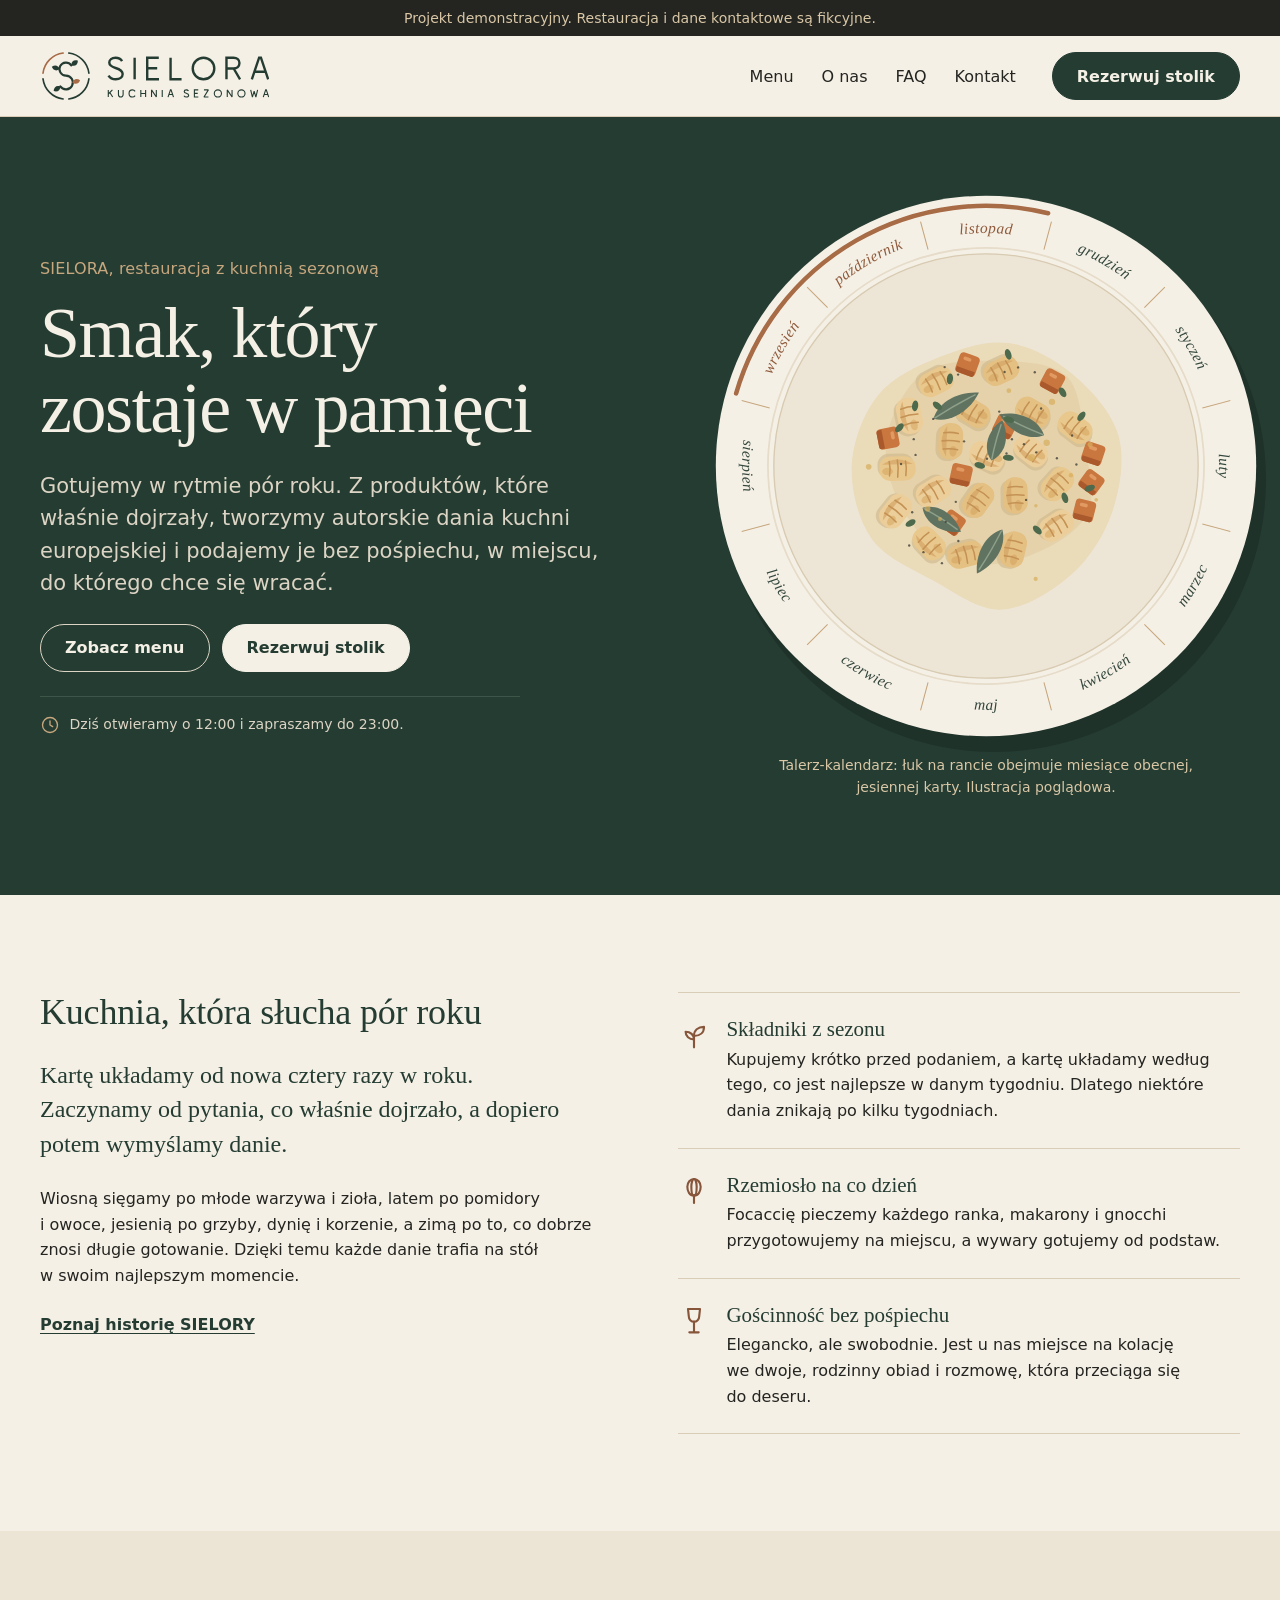
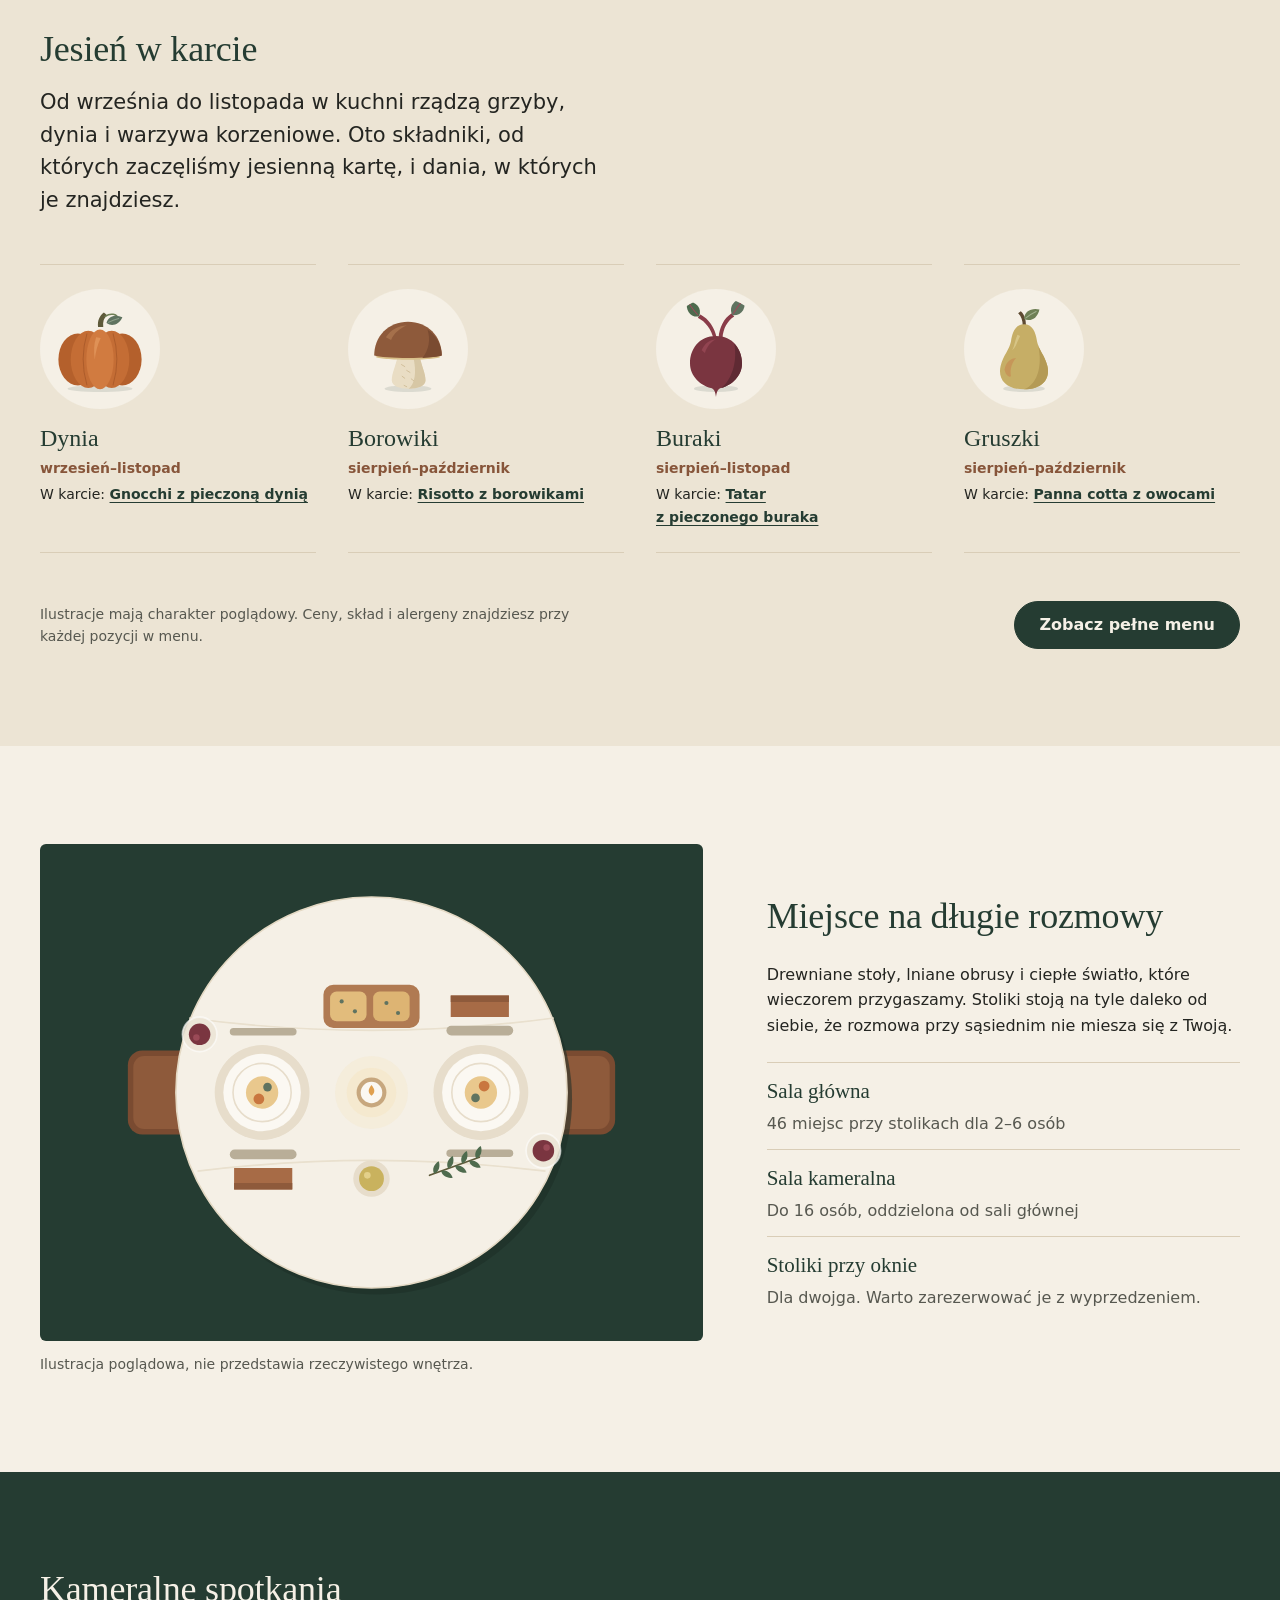
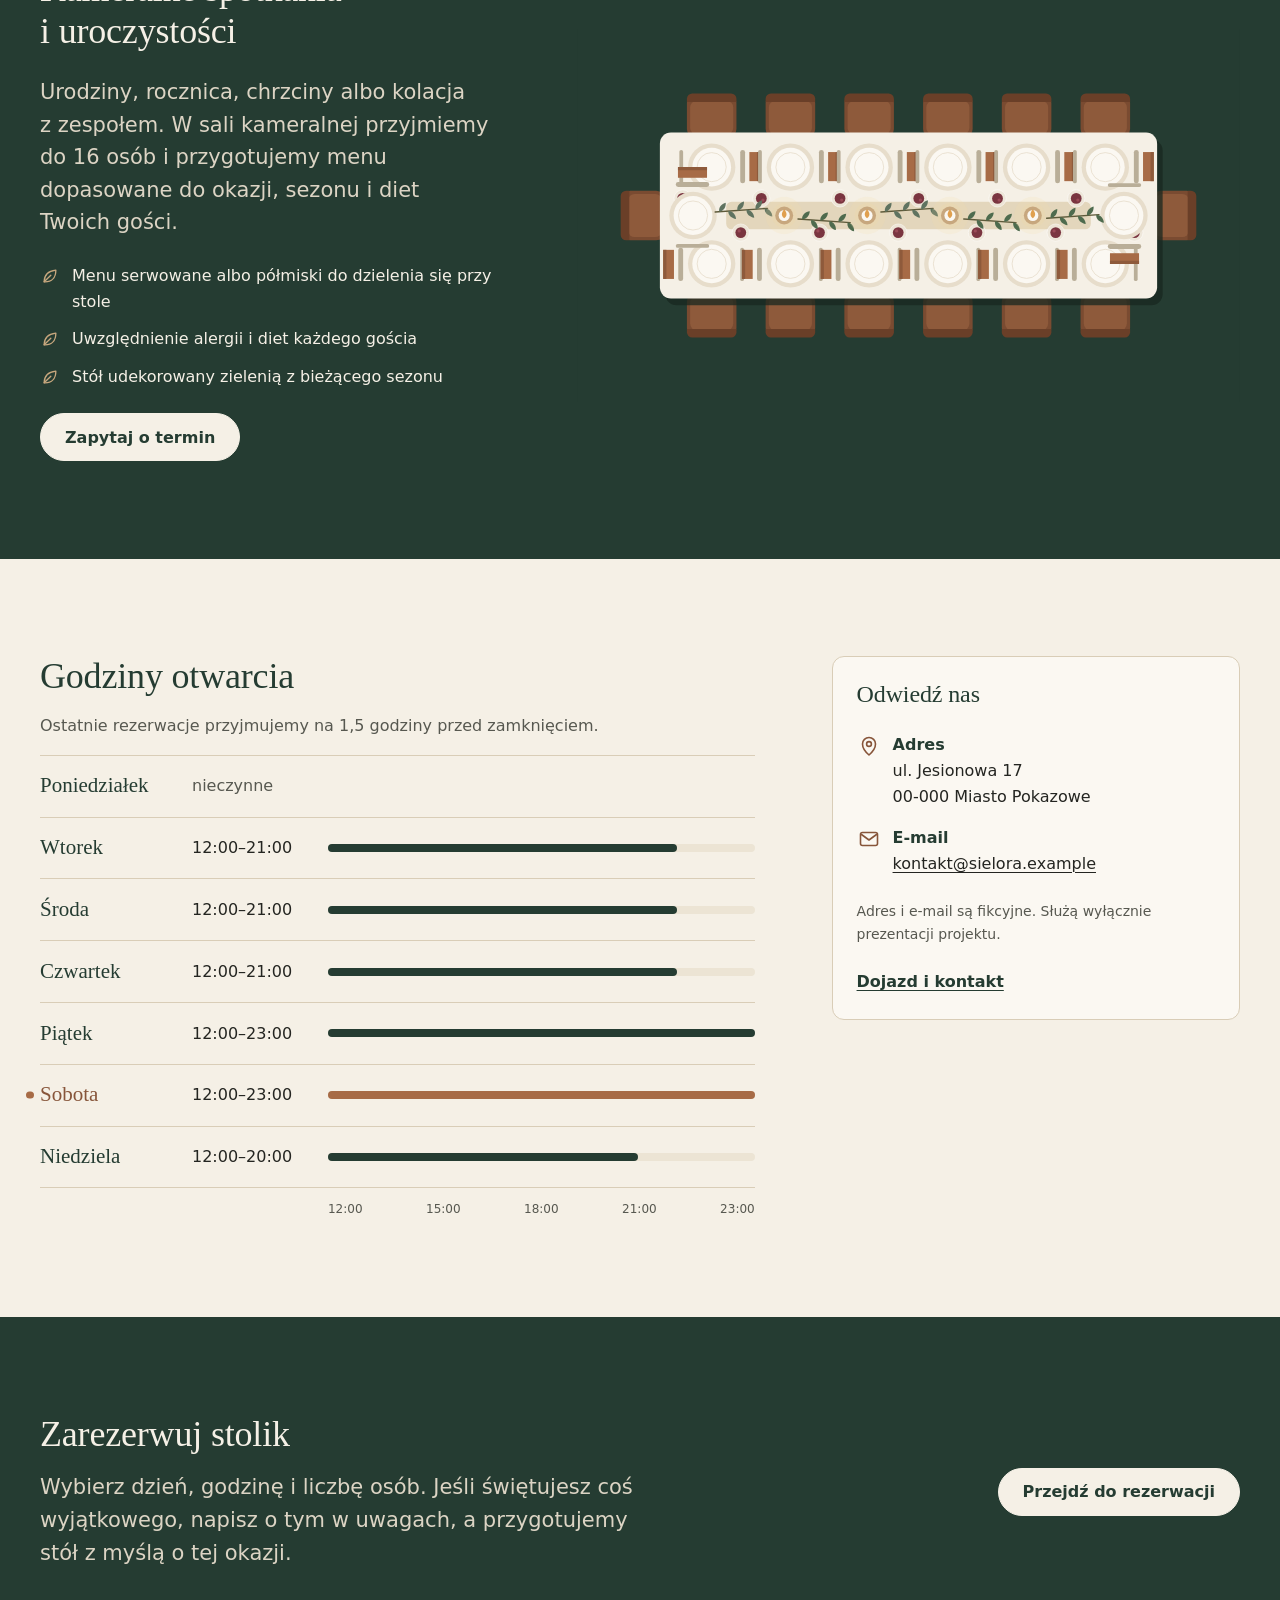
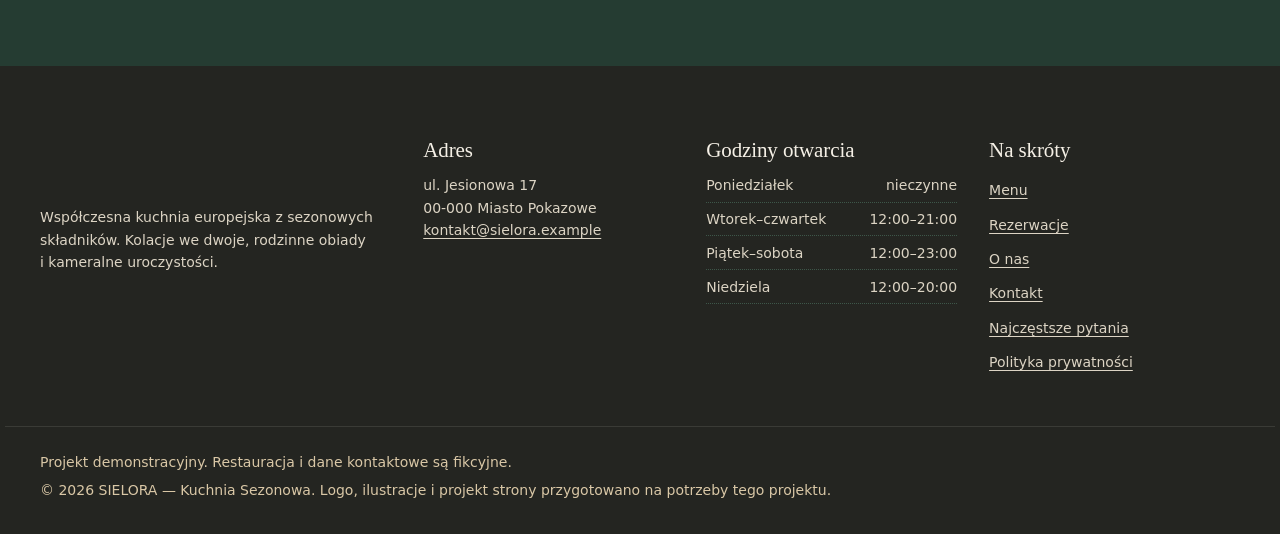
<file: index.html>
<!doctype html>
<html lang="pl">
<head>
  <meta charset="utf-8">
  <meta name="viewport" content="width=device-width, initial-scale=1, viewport-fit=cover">
  <meta http-equiv="Content-Security-Policy" content="default-src 'none'; script-src 'self' 'sha256-/x7W7R75k8Roq0WaVRQX9blP4OufE5xbAdzklGxsgpw='; style-src 'self'; img-src 'self'; connect-src 'none'; base-uri 'none'; form-action 'none'">
  <title>SIELORA — Kuchnia Sezonowa</title>
  <meta name="description" content="Restauracja SIELORA: współczesna kuchnia europejska z sezonowych składników. Jesienna karta, kameralne uroczystości i rezerwacja stolika. Projekt demonstracyjny.">
  <meta name="robots" content="noindex, nofollow">
  <meta name="color-scheme" content="light">
  <meta name="theme-color" content="#242521">
  <meta property="og:type" content="website">
  <meta property="og:locale" content="pl_PL">
  <meta property="og:site_name" content="SIELORA — Kuchnia Sezonowa">
  <meta property="og:title" content="SIELORA — Kuchnia Sezonowa">
  <meta property="og:description" content="Restauracja SIELORA: współczesna kuchnia europejska z sezonowych składników. Jesienna karta, kameralne uroczystości i rezerwacja stolika. Projekt demonstracyjny.">
  <meta property="og:image" content="assets/images/branding/og-image.png">
  <meta property="og:image:width" content="1200">
  <meta property="og:image:height" content="630">
  <meta property="og:image:alt" content="Logo SIELORA i ilustracja talerza z jesiennym daniem na ciemnozielonym tle">
  <meta name="twitter:card" content="summary_large_image">
  <link rel="icon" href="assets/images/branding/favicon.svg" type="image/svg+xml">
  <link rel="apple-touch-icon" href="assets/images/branding/apple-touch-icon.png">
  <link rel="stylesheet" href="assets/css/style.css">
  <script>document.documentElement.classList.add('js');</script>
  <script src="assets/js/main.js" defer></script>
</head>
<body>
  <a class="skip-link" href="#tresc">Przejdź do treści</a>
  <aside class="demo-bar" aria-label="Informacja o projekcie">
    <p class="container">Projekt demonstracyjny. Restauracja i&nbsp;dane kontaktowe są fikcyjne.</p>
  </aside>
  <header class="site-header" data-header>
    <div class="container site-header__inner">
      <a class="brand" href="index.html" aria-current="page">
        <img src="assets/images/branding/logo.svg" alt="SIELORA — Kuchnia Sezonowa, strona główna" width="229" height="52">
      </a>
      <button class="nav-toggle" type="button" aria-expanded="false" aria-controls="nawigacja" data-nav-toggle>
        <svg viewBox="0 0 24 24" aria-hidden="true" focusable="false" fill="none" stroke="currentColor" stroke-width="1.8" stroke-linecap="round"><path class="nav-toggle__line nav-toggle__line--top" d="M4 7h16"/><path class="nav-toggle__line nav-toggle__line--middle" d="M4 12h16"/><path class="nav-toggle__line nav-toggle__line--bottom" d="M4 17h16"/></svg>
        <span class="visually-hidden">Nawigacja</span>
      </button>
      <nav class="site-nav" id="nawigacja" aria-label="Główna">
        <ul class="site-nav__list">
          <li><a class="site-nav__link" href="menu.html">Menu</a></li>
          <li><a class="site-nav__link" href="o-nas.html">O&nbsp;nas</a></li>
          <li><a class="site-nav__link" href="faq.html">FAQ</a></li>
          <li><a class="site-nav__link" href="kontakt.html">Kontakt</a></li>
          <li class="site-nav__cta"><a class="button" href="rezerwacje.html">Rezerwuj stolik</a></li>
        </ul>
      </nav>
    </div>
  </header>
  <main id="tresc" tabindex="-1">
    <section class="hero theme-dark" aria-labelledby="hero-tytul">
      <div class="container hero__inner">
        <div class="hero__text">
          <h1 class="hero__title" id="hero-tytul">
            <span class="hero__kicker">SIELORA, restauracja z&nbsp;kuchnią sezonową</span>
            Smak, który zostaje w&nbsp;pamięci
          </h1>
          <p class="lead">Gotujemy w&nbsp;rytmie pór roku. Z&nbsp;produktów, które właśnie dojrzały, tworzymy autorskie dania kuchni europejskiej i&nbsp;podajemy je bez pośpiechu, w&nbsp;miejscu, do którego chce się wracać.</p>
          <div class="button-row">
            <a class="button button--outline-light" href="menu.html">Zobacz menu</a>
            <a class="button button--light" href="rezerwacje.html">Rezerwuj stolik</a>
          </div>
          <p class="hero__today"><svg class="icon" viewBox="0 0 24 24" aria-hidden="true" focusable="false"><circle cx="12" cy="12" r="9"/><path d="M12 7v5l3.2 2"/></svg><span data-today-status>Zapraszamy od wtorku do niedzieli, od 12:00.</span></p>
        </div>
        <figure class="hero__plate">
          <div class="hero__plate-image">
            <img src="assets/images/hero/talerz-jesien.svg" width="600" height="600" fetchpriority="high" alt="Ilustracja talerza z gnocchi, pieczoną dynią i szałwią. Na rancie talerza wypisano miesiące, a łukiem zaznaczono wrzesień, październik i listopad.">
          </div>
          <figcaption class="caption">Talerz-kalendarz: łuk na rancie obejmuje miesiące obecnej, jesiennej karty. Ilustracja poglądowa.</figcaption>
        </figure>
      </div>
    </section>

    <section class="section" aria-labelledby="idea-tytul">
      <div class="container idea">
        <div class="idea__statement">
          <h2 id="idea-tytul">Kuchnia, która słucha pór roku</h2>
          <p class="idea__quote">Kartę układamy od nowa cztery razy w&nbsp;roku. Zaczynamy od pytania, co właśnie dojrzało, a&nbsp;dopiero potem wymyślamy danie.</p>
          <p>Wiosną sięgamy po młode warzywa i&nbsp;zioła, latem po pomidory i&nbsp;owoce, jesienią po grzyby, dynię i&nbsp;korzenie, a&nbsp;zimą po to, co dobrze znosi długie gotowanie. Dzięki temu każde danie trafia na stół w&nbsp;swoim najlepszym momencie.</p>
          <p><a class="text-link" href="o-nas.html">Poznaj historię SIELORY</a></p>
        </div>
        <ul class="principles">
          <li>
            <svg class="icon" viewBox="0 0 24 24" aria-hidden="true" focusable="false"><path d="M12 20.5V12"/><path d="M12 12c0-4.2 3-6.8 7.5-6.8 0 4.2-3 6.8-7.5 6.8z"/><path d="M12 14.6c0-3.4-2.6-5.8-6.3-5.8 0 3.4 2.6 5.8 6.3 5.8z"/></svg>
            <h3>Składniki z&nbsp;sezonu</h3>
            <p>Kupujemy krótko przed podaniem, a&nbsp;kartę układamy według tego, co jest najlepsze w&nbsp;danym tygodniu. Dlatego niektóre dania znikają po kilku tygodniach.</p>
          </li>
          <li>
            <svg class="icon" viewBox="0 0 24 24" aria-hidden="true" focusable="false"><path d="M12 21v-5.5"/><path d="M12 15.5c-3.4 0-5-3.3-5-6.6S9.2 3 12 3s5 2.6 5 5.9-1.6 6.6-5 6.6z"/><path d="M12 15.5c-1.3 0-2-3.3-2-6.6S10.9 3 12 3s2 2.6 2 5.9-.7 6.6-2 6.6z"/></svg>
            <h3>Rzemiosło na co dzień</h3>
            <p>Focaccię pieczemy każdego ranka, makarony i&nbsp;gnocchi przygotowujemy na miejscu, a&nbsp;wywary gotujemy od podstaw.</p>
          </li>
          <li>
            <svg class="icon" viewBox="0 0 24 24" aria-hidden="true" focusable="false"><path d="M7.5 3h9l-.6 5.6a3.9 3.9 0 0 1-7.8 0z"/><path d="M12 12.6V20.5M8.5 20.5h7"/></svg>
            <h3>Gościnność bez pośpiechu</h3>
            <p>Elegancko, ale swobodnie. Jest u&nbsp;nas miejsce na kolację we dwoje, rodzinny obiad i&nbsp;rozmowę, która przeciąga się do deseru.</p>
          </li>
        </ul>
      </div>
    </section>

    <section class="section section--deep" aria-labelledby="sezon-tytul">
      <div class="container">
        <div class="section-head">
          <h2 id="sezon-tytul">Jesień w&nbsp;karcie</h2>
          <p class="lead">Od września do listopada w&nbsp;kuchni rządzą grzyby, dynia i&nbsp;warzywa korzeniowe. Oto składniki, od których zaczęliśmy jesienną kartę, i&nbsp;dania, w&nbsp;których je znajdziesz.</p>
        </div>
        <ul class="produce">
          <li class="produce__item">
            <img class="produce__img" src="assets/images/ingredients/dynia.svg" width="160" height="160" alt="" loading="lazy" decoding="async">
            <h3 class="produce__name">Dynia</h3>
            <p class="produce__season">wrzesień–listopad</p>
            <p class="produce__dish">W&nbsp;karcie: <a href="menu.html#gnocchi-z-pieczona-dynia">Gnocchi z&nbsp;pieczoną dynią</a></p>
          </li>
          <li class="produce__item">
            <img class="produce__img" src="assets/images/ingredients/borowik.svg" width="160" height="160" alt="" loading="lazy" decoding="async">
            <h3 class="produce__name">Borowiki</h3>
            <p class="produce__season">sierpień–październik</p>
            <p class="produce__dish">W&nbsp;karcie: <a href="menu.html#risotto-z-borowikami">Risotto z&nbsp;borowikami</a></p>
          </li>
          <li class="produce__item">
            <img class="produce__img" src="assets/images/ingredients/burak.svg" width="160" height="160" alt="" loading="lazy" decoding="async">
            <h3 class="produce__name">Buraki</h3>
            <p class="produce__season">sierpień–listopad</p>
            <p class="produce__dish">W&nbsp;karcie: <a href="menu.html#tatar-z-pieczonego-buraka">Tatar z&nbsp;pieczonego buraka</a></p>
          </li>
          <li class="produce__item">
            <img class="produce__img" src="assets/images/ingredients/gruszka.svg" width="160" height="160" alt="" loading="lazy" decoding="async">
            <h3 class="produce__name">Gruszki</h3>
            <p class="produce__season">sierpień–październik</p>
            <p class="produce__dish">W&nbsp;karcie: <a href="menu.html#panna-cotta-z-owocami">Panna cotta z&nbsp;owocami</a></p>
          </li>
        </ul>
        <div class="season-footer">
          <p class="caption">Ilustracje mają charakter poglądowy. Ceny, skład i&nbsp;alergeny znajdziesz przy każdej pozycji w&nbsp;menu.</p>
          <a class="button" href="menu.html">Zobacz pełne menu</a>
        </div>
      </div>
    </section>

    <section class="section" aria-labelledby="wnetrze-tytul">
      <div class="container split">
        <figure class="figure split__media">
          <img src="assets/images/interior/stol-dla-dwojga.svg" width="800" height="600" alt="Ilustracja stolika dla dwojga widzianego z góry: dwa nakrycia, świeca, focaccia i oliwa." loading="lazy" decoding="async">
          <figcaption class="caption">Ilustracja poglądowa, nie przedstawia rzeczywistego wnętrza.</figcaption>
        </figure>
        <div class="split__text">
          <h2 id="wnetrze-tytul">Miejsce na długie rozmowy</h2>
          <p>Drewniane stoły, lniane obrusy i&nbsp;ciepłe światło, które wieczorem przygaszamy. Stoliki stoją na tyle daleko od siebie, że rozmowa przy sąsiednim nie miesza się z&nbsp;Twoją.</p>
          <dl class="facts">
            <div><dt>Sala główna</dt><dd>46 miejsc przy stolikach dla 2–6&nbsp;osób</dd></div>
            <div><dt>Sala kameralna</dt><dd>Do 16&nbsp;osób, oddzielona od sali głównej</dd></div>
            <div><dt>Stoliki przy oknie</dt><dd>Dla dwojga. Warto zarezerwować je z&nbsp;wyprzedzeniem.</dd></div>
          </dl>
        </div>
      </div>
    </section>

    <section class="section theme-dark" aria-labelledby="wydarzenia-tytul">
      <div class="container split split--reverse">
        <div class="split__media events__media">
          <img src="assets/images/interior/stol-biesiadny.svg" width="960" height="540" alt="Ilustracja długiego stołu nakrytego dla czternastu osób, ze świecami i zielenią na środku." loading="lazy" decoding="async">
        </div>
        <div class="split__text">
          <h2 id="wydarzenia-tytul">Kameralne spotkania i&nbsp;uroczystości</h2>
          <p class="lead">Urodziny, rocznica, chrzciny albo kolacja z&nbsp;zespołem. W&nbsp;sali kameralnej przyjmiemy do 16&nbsp;osób i&nbsp;przygotujemy menu dopasowane do okazji, sezonu i&nbsp;diet Twoich gości.</p>
          <ul class="events__list">
            <li><svg class="icon" viewBox="0 0 24 24" aria-hidden="true" focusable="false"><path d="M5 19c0-8 5-13 14-14 0 9-5 14-13 14z"/><path d="m5 19 8-8"/></svg><span>Menu serwowane albo półmiski do dzielenia się przy stole</span></li>
            <li><svg class="icon" viewBox="0 0 24 24" aria-hidden="true" focusable="false"><path d="M5 19c0-8 5-13 14-14 0 9-5 14-13 14z"/><path d="m5 19 8-8"/></svg><span>Uwzględnienie alergii i&nbsp;diet każdego gościa</span></li>
            <li><svg class="icon" viewBox="0 0 24 24" aria-hidden="true" focusable="false"><path d="M5 19c0-8 5-13 14-14 0 9-5 14-13 14z"/><path d="m5 19 8-8"/></svg><span>Stół udekorowany zielenią z&nbsp;bieżącego sezonu</span></li>
          </ul>
          <div class="button-row">
            <a class="button button--light" href="kontakt.html#wydarzenia">Zapytaj o&nbsp;termin</a>
          </div>
        </div>
      </div>
    </section>

    <section class="section" aria-labelledby="godziny-tytul">
      <div class="container visit">
        <div class="stack">
          <h2 id="godziny-tytul">Godziny otwarcia</h2>
          <p class="muted">Ostatnie rezerwacje przyjmujemy na 1,5&nbsp;godziny przed zamknięciem.</p>
          <table class="hours">
        <caption class="visually-hidden">Godziny otwarcia w&nbsp;kolejne dni tygodnia</caption>
        <thead class="visually-hidden">
          <tr><th scope="col">Dzień</th><th scope="col">Godziny</th></tr>
        </thead>
        <tbody>
          <tr data-day="1">
            <th scope="row">Poniedziałek</th>
            <td><div class="hours__cell"><span class="hours__time hours__closed">nieczynne</span></div></td>
          </tr>
          <tr data-day="2">
            <th scope="row">Wtorek</th>
            <td><div class="hours__cell"><span class="hours__time">12:00–21:00</span><span class="hours__bar" aria-hidden="true"><span class="hours__fill hours__fill--21"></span></span></div></td>
          </tr>
          <tr data-day="3">
            <th scope="row">Środa</th>
            <td><div class="hours__cell"><span class="hours__time">12:00–21:00</span><span class="hours__bar" aria-hidden="true"><span class="hours__fill hours__fill--21"></span></span></div></td>
          </tr>
          <tr data-day="4">
            <th scope="row">Czwartek</th>
            <td><div class="hours__cell"><span class="hours__time">12:00–21:00</span><span class="hours__bar" aria-hidden="true"><span class="hours__fill hours__fill--21"></span></span></div></td>
          </tr>
          <tr data-day="5">
            <th scope="row">Piątek</th>
            <td><div class="hours__cell"><span class="hours__time">12:00–23:00</span><span class="hours__bar" aria-hidden="true"><span class="hours__fill hours__fill--23"></span></span></div></td>
          </tr>
          <tr data-day="6">
            <th scope="row">Sobota</th>
            <td><div class="hours__cell"><span class="hours__time">12:00–23:00</span><span class="hours__bar" aria-hidden="true"><span class="hours__fill hours__fill--23"></span></span></div></td>
          </tr>
          <tr data-day="0">
            <th scope="row">Niedziela</th>
            <td><div class="hours__cell"><span class="hours__time">12:00–20:00</span><span class="hours__bar" aria-hidden="true"><span class="hours__fill hours__fill--20"></span></span></div></td>
          </tr>
        </tbody>
      </table>
      <p class="hours__axis" aria-hidden="true"><span>12:00</span><span>15:00</span><span>18:00</span><span>21:00</span><span>23:00</span></p>
        </div>
        <div class="contact-card">
          <h2 class="h3">Odwiedź nas</h2>
          <ul class="contact-list">
            <li><svg class="icon" viewBox="0 0 24 24" aria-hidden="true" focusable="false"><path d="M12 21s-6.5-5.6-6.5-11a6.5 6.5 0 0 1 13 0c0 5.4-6.5 11-6.5 11z"/><circle cx="12" cy="10" r="2.4"/></svg><div><strong>Adres</strong><address>ul.&nbsp;Jesionowa 17<br>00-000 Miasto Pokazowe</address></div></li>
            <li><svg class="icon" viewBox="0 0 24 24" aria-hidden="true" focusable="false"><rect x="3.5" y="5.5" width="17" height="13" rx="2"/><path d="m4.5 7.5 7.5 5.5 7.5-5.5"/></svg><div><strong>E-mail</strong><a class="email" href="mailto:kontakt@sielora.example">kontakt@sielora.example</a></div></li>
          </ul>
          <p class="caption">Adres i&nbsp;e-mail są fikcyjne. Służą wyłącznie prezentacji projektu.</p>
          <p><a class="text-link" href="kontakt.html">Dojazd i&nbsp;kontakt</a></p>
        </div>
      </div>
    </section>

    <section class="section theme-dark" aria-labelledby="zaproszenie-tytul">
      <div class="container cta-band__inner">
        <div class="stack">
          <h2 id="zaproszenie-tytul">Zarezerwuj stolik</h2>
          <p class="lead">Wybierz dzień, godzinę i&nbsp;liczbę osób. Jeśli świętujesz coś wyjątkowego, napisz o&nbsp;tym w&nbsp;uwagach, a&nbsp;przygotujemy stół z&nbsp;myślą o&nbsp;tej okazji.</p>
        </div>
        <div class="button-row">
          <a class="button button--light" href="rezerwacje.html">Przejdź do rezerwacji</a>
        </div>
      </div>
    </section>
  </main>

  <footer class="site-footer">
    <div class="container site-footer__grid">
      <div class="site-footer__brand">
        <img src="assets/images/branding/logo-inverse.svg" alt="SIELORA — Kuchnia Sezonowa" width="229" height="52" loading="lazy" decoding="async">
        <p>Współczesna kuchnia europejska z&nbsp;sezonowych składników. Kolacje we dwoje, rodzinne obiady i&nbsp;kameralne uroczystości.</p>
      </div>
      <div>
        <h2 class="site-footer__title">Adres</h2>
        <address>
          ul.&nbsp;Jesionowa 17<br>
          00-000 Miasto Pokazowe<br>
          <a class="email" href="mailto:kontakt@sielora.example">kontakt@sielora.example</a>
        </address>
      </div>
      <div>
        <h2 class="site-footer__title">Godziny otwarcia</h2>
        <dl class="compact-hours"><div><dt>Poniedziałek</dt><dd>nieczynne</dd></div><div><dt>Wtorek–czwartek</dt><dd>12:00–21:00</dd></div><div><dt>Piątek–sobota</dt><dd>12:00–23:00</dd></div><div><dt>Niedziela</dt><dd>12:00–20:00</dd></div></dl>
      </div>
      <nav aria-label="Stopka">
        <h2 class="site-footer__title">Na skróty</h2>
        <ul>
          <li><a href="menu.html">Menu</a></li>
          <li><a href="rezerwacje.html">Rezerwacje</a></li>
          <li><a href="o-nas.html">O&nbsp;nas</a></li>
          <li><a href="kontakt.html">Kontakt</a></li>
          <li><a href="faq.html">Najczęstsze pytania</a></li>
          <li><a href="polityka-prywatnosci.html">Polityka prywatności</a></li>
        </ul>
      </nav>
    </div>
    <div class="container site-footer__legal">
      <p>Projekt demonstracyjny. Restauracja i&nbsp;dane kontaktowe są fikcyjne.</p>
      <p>© 2026 SIELORA — Kuchnia Sezonowa. Logo, ilustracje i&nbsp;projekt strony przygotowano na potrzeby tego projektu.</p>
    </div>
  </footer>
</body>
</html>
</file>
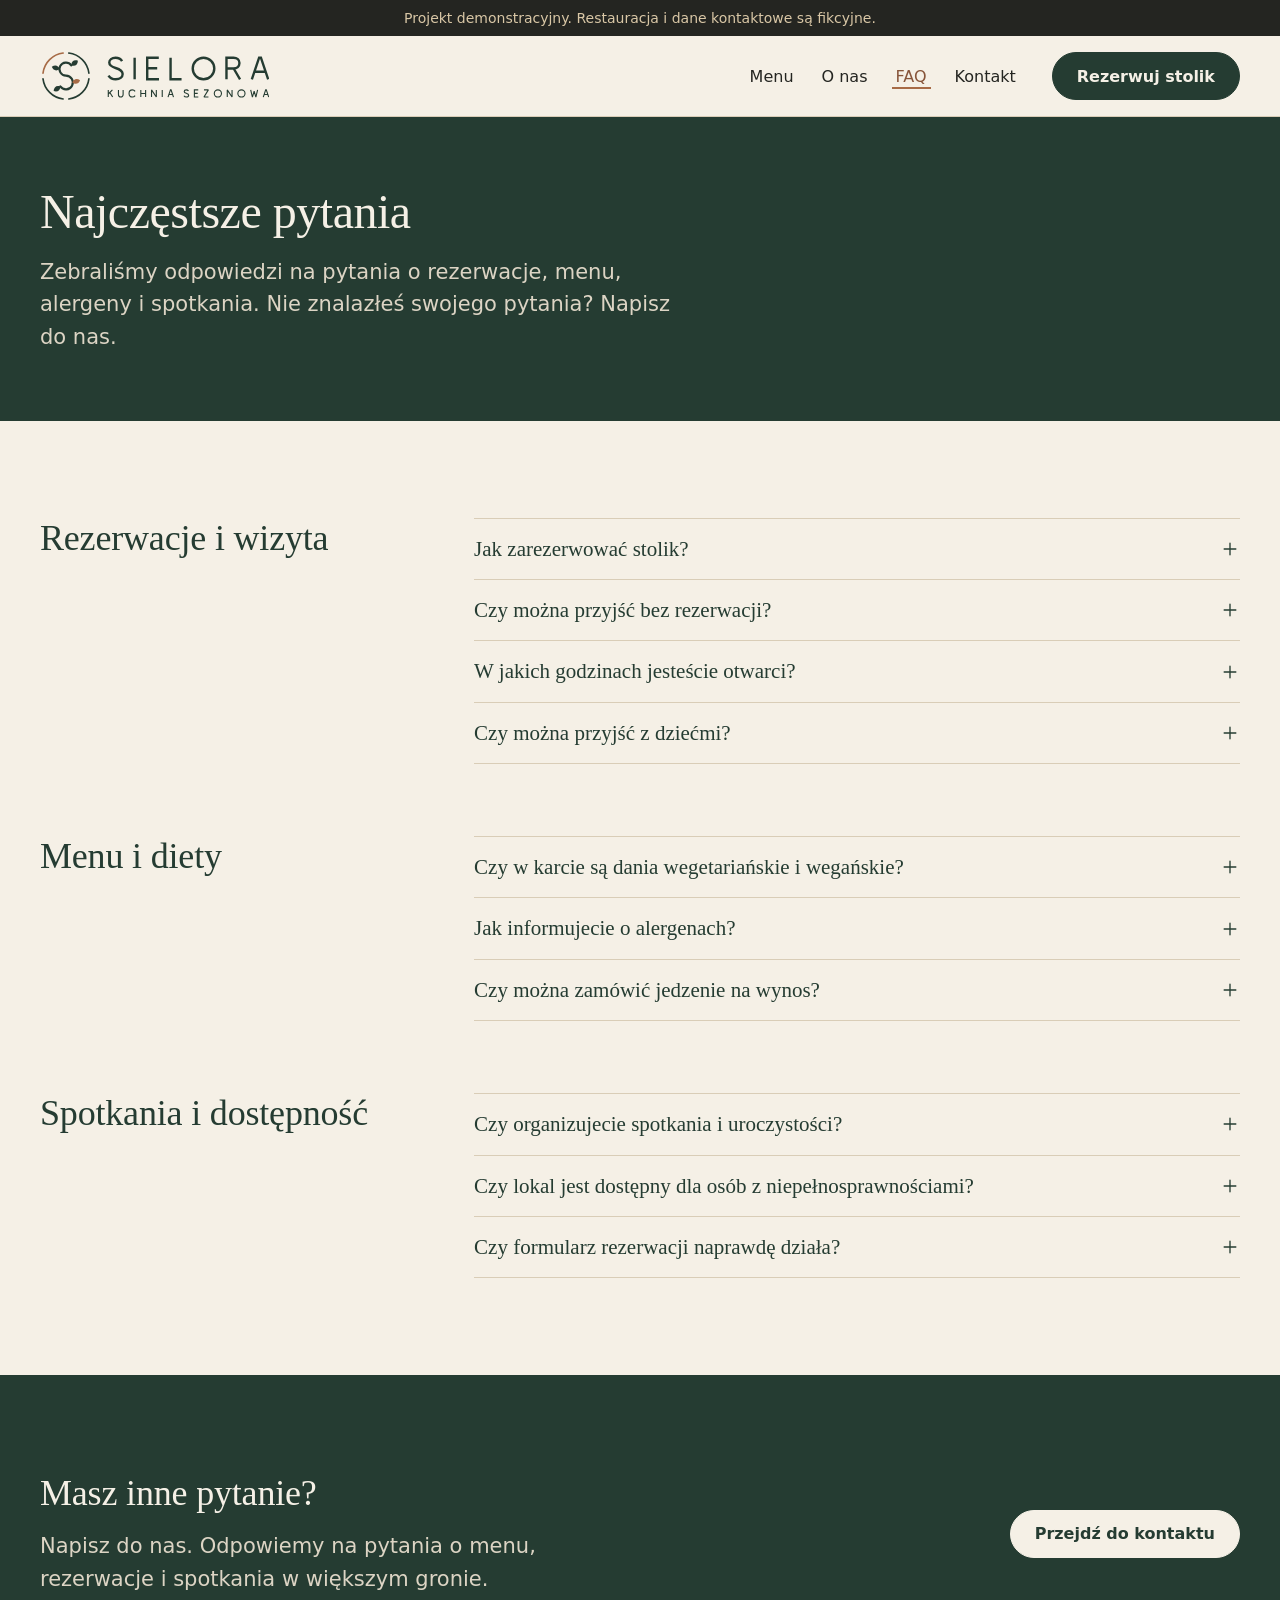
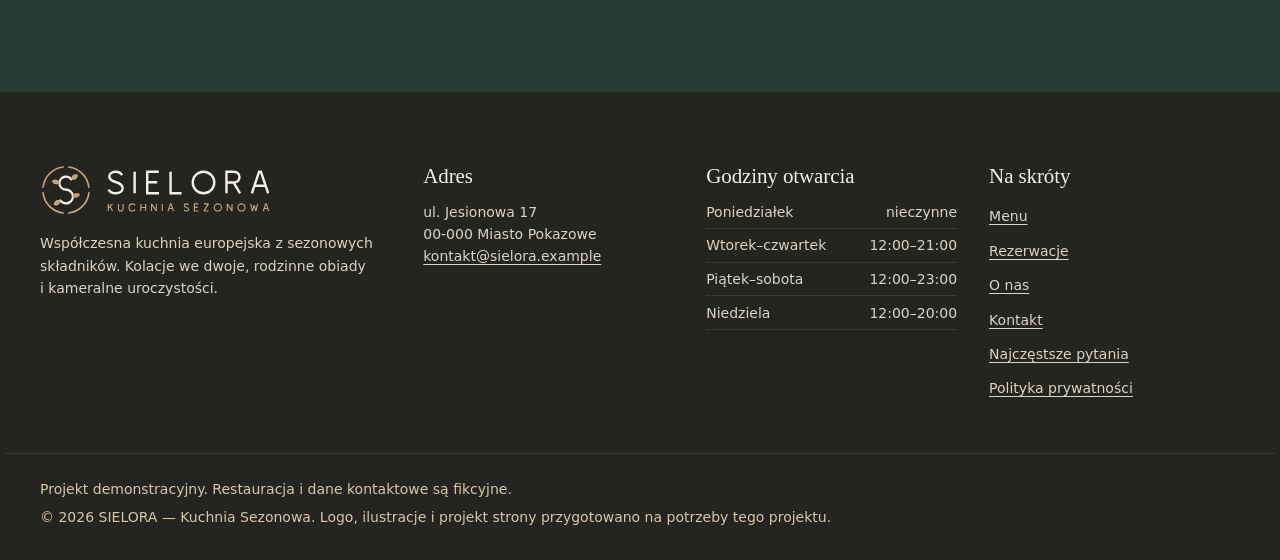
<file: faq.html>
<!doctype html>
<html lang="pl">
<head>
  <meta charset="utf-8">
  <meta name="viewport" content="width=device-width, initial-scale=1, viewport-fit=cover">
  <meta http-equiv="Content-Security-Policy" content="default-src 'none'; script-src 'self' 'sha256-/x7W7R75k8Roq0WaVRQX9blP4OufE5xbAdzklGxsgpw='; style-src 'self'; img-src 'self'; connect-src 'none'; base-uri 'none'; form-action 'none'">
  <title>Najczęstsze pytania — SIELORA Kuchnia Sezonowa</title>
  <meta name="description" content="Odpowiedzi na pytania o rezerwacje, dania wegetariańskie, alergeny, wizyty z dziećmi, spotkania, godziny otwarcia i zamówienia na wynos w SIELORZE.">
  <meta name="robots" content="noindex, nofollow">
  <meta name="color-scheme" content="light">
  <meta name="theme-color" content="#242521">
  <meta property="og:type" content="website">
  <meta property="og:locale" content="pl_PL">
  <meta property="og:site_name" content="SIELORA — Kuchnia Sezonowa">
  <meta property="og:title" content="Najczęstsze pytania — SIELORA">
  <meta property="og:description" content="Odpowiedzi na pytania o rezerwacje, dania wegetariańskie, alergeny, wizyty z dziećmi, spotkania, godziny otwarcia i zamówienia na wynos w SIELORZE.">
  <meta property="og:image" content="assets/images/branding/og-image.png">
  <meta property="og:image:width" content="1200">
  <meta property="og:image:height" content="630">
  <meta property="og:image:alt" content="Logo SIELORA i ilustracja talerza z jesiennym daniem na ciemnozielonym tle">
  <meta name="twitter:card" content="summary_large_image">
  <link rel="icon" href="assets/images/branding/favicon.svg" type="image/svg+xml">
  <link rel="apple-touch-icon" href="assets/images/branding/apple-touch-icon.png">
  <link rel="stylesheet" href="assets/css/style.css">
  <script>document.documentElement.classList.add('js');</script>
  <script src="assets/js/main.js" defer></script>
</head>
<body>
  <a class="skip-link" href="#tresc">Przejdź do treści</a>
  <aside class="demo-bar" aria-label="Informacja o projekcie">
    <p class="container">Projekt demonstracyjny. Restauracja i&nbsp;dane kontaktowe są fikcyjne.</p>
  </aside>
  <header class="site-header" data-header>
    <div class="container site-header__inner">
      <a class="brand" href="index.html">
        <img src="assets/images/branding/logo.svg" alt="SIELORA — Kuchnia Sezonowa, strona główna" width="229" height="52">
      </a>
      <button class="nav-toggle" type="button" aria-expanded="false" aria-controls="nawigacja" data-nav-toggle>
        <svg viewBox="0 0 24 24" aria-hidden="true" focusable="false" fill="none" stroke="currentColor" stroke-width="1.8" stroke-linecap="round"><path class="nav-toggle__line nav-toggle__line--top" d="M4 7h16"/><path class="nav-toggle__line nav-toggle__line--middle" d="M4 12h16"/><path class="nav-toggle__line nav-toggle__line--bottom" d="M4 17h16"/></svg>
        <span class="visually-hidden">Nawigacja</span>
      </button>
      <nav class="site-nav" id="nawigacja" aria-label="Główna">
        <ul class="site-nav__list">
          <li><a class="site-nav__link" href="menu.html">Menu</a></li>
          <li><a class="site-nav__link" href="o-nas.html">O&nbsp;nas</a></li>
          <li><a class="site-nav__link" href="faq.html" aria-current="page">FAQ</a></li>
          <li><a class="site-nav__link" href="kontakt.html">Kontakt</a></li>
          <li class="site-nav__cta"><a class="button" href="rezerwacje.html">Rezerwuj stolik</a></li>
        </ul>
      </nav>
    </div>
  </header>
  <main id="tresc" tabindex="-1">
    <section class="page-intro theme-dark" aria-labelledby="faq-tytul">
      <div class="container page-intro__inner">
        <h1 id="faq-tytul">Najczęstsze pytania</h1>
        <p class="lead">Zebraliśmy odpowiedzi na pytania o&nbsp;rezerwacje, menu, alergeny i&nbsp;spotkania. Nie znalazłeś swojego pytania? Napisz do nas.</p>
      </div>
    </section>

    <div class="section">
      <div class="container">
        <section class="faq-group" aria-labelledby="faq-wizyta">
          <h2 id="faq-wizyta">Rezerwacje i&nbsp;wizyta</h2>
          <div class="faq">
            <details>
              <summary>Jak zarezerwować stolik?<svg class="icon" viewBox="0 0 24 24" aria-hidden="true" focusable="false"><path d="M12 5v14M5 12h14"/></svg></summary>
              <div class="faq__answer"><p>Najprościej przez <a href="rezerwacje.html">formularz rezerwacji</a>: wybierasz dzień, godzinę i&nbsp;liczbę osób. W&nbsp;tej wersji strony formularz jest demonstracyjny i&nbsp;nie wysyła danych.</p><p>Rezerwację dla więcej niż 8&nbsp;osób ustalamy mailowo.</p></div>
            </details>
            <details>
              <summary>Czy można przyjść bez rezerwacji?<svg class="icon" viewBox="0 0 24 24" aria-hidden="true" focusable="false"><path d="M12 5v14M5 12h14"/></svg></summary>
              <div class="faq__answer"><p>Tak, jeśli mamy wolny stolik. W&nbsp;piątki i&nbsp;soboty wieczorem sala zwykle jest pełna, dlatego w&nbsp;te dni warto zarezerwować wcześniej.</p></div>
            </details>
            <details>
              <summary>W&nbsp;jakich godzinach jesteście otwarci?<svg class="icon" viewBox="0 0 24 24" aria-hidden="true" focusable="false"><path d="M12 5v14M5 12h14"/></svg></summary>
              <div class="faq__answer"><ul><li>poniedziałek: nieczynne</li><li>wtorek–czwartek: 12:00–21:00</li><li>piątek–sobota: 12:00–23:00</li><li>niedziela: 12:00–20:00</li></ul><p>Ostatnie rezerwacje przyjmujemy na 1,5&nbsp;godziny przed zamknięciem.</p></div>
            </details>
            <details>
              <summary>Czy można przyjść z&nbsp;dziećmi?<svg class="icon" viewBox="0 0 24 24" aria-hidden="true" focusable="false"><path d="M12 5v14M5 12h14"/></svg></summary>
              <div class="faq__answer"><p>Oczywiście. Na prośbę przygotujemy mniejszą porcję wybranych dań, a&nbsp;do stołu podstawimy krzesełko dla dziecka. Wystarczy wspomnieć o&nbsp;tym w&nbsp;uwagach do rezerwacji.</p></div>
            </details>
          </div>
        </section>
        <section class="faq-group" aria-labelledby="faq-menu">
          <h2 id="faq-menu">Menu i&nbsp;diety</h2>
          <div class="faq">
            <details>
              <summary>Czy w&nbsp;karcie są dania wegetariańskie i&nbsp;wegańskie?<svg class="icon" viewBox="0 0 24 24" aria-hidden="true" focusable="false"><path d="M12 5v14M5 12h14"/></svg></summary>
              <div class="faq__answer"><p>Tak. Oznaczamy je przy każdej pozycji, a&nbsp;w&nbsp;<a href="menu.html">menu</a> możesz wyświetlić tylko takie dania. W&nbsp;jesiennej karcie wegańskie są między innymi gnocchi z&nbsp;pieczoną dynią, stek z&nbsp;kalafiora z&nbsp;sosem tahini i&nbsp;tatar z&nbsp;pieczonego buraka.</p></div>
            </details>
            <details>
              <summary>Jak informujecie o&nbsp;alergenach?<svg class="icon" viewBox="0 0 24 24" aria-hidden="true" focusable="false"><path d="M12 5v14M5 12h14"/></svg></summary>
              <div class="faq__answer"><p>Przy każdej pozycji podajemy alergeny z&nbsp;wykazu 14&nbsp;alergenów określonych w&nbsp;przepisach Unii Europejskiej. W&nbsp;menu możesz też ukryć dania z&nbsp;wybranymi alergenami.</p><p>W&nbsp;kuchni pracujemy jednak ze wszystkimi tymi składnikami, dlatego o&nbsp;alergii zawsze powiedz obsłudze przed zamówieniem.</p></div>
            </details>
            <details>
              <summary>Czy można zamówić jedzenie na wynos?<svg class="icon" viewBox="0 0 24 24" aria-hidden="true" focusable="false"><path d="M12 5v14M5 12h14"/></svg></summary>
              <div class="faq__answer"><p>Tak, większość dań z&nbsp;karty zapakujemy na wynos. Zamówienie złożysz na miejscu, bo nie prowadzimy dostaw ani zamówień przez internet.</p><p>Risotto i&nbsp;gnocchi najlepiej smakują od razu po przygotowaniu, dlatego polecamy je raczej na miejscu.</p></div>
            </details>
          </div>
        </section>
        <section class="faq-group" aria-labelledby="faq-spotkania">
          <h2 id="faq-spotkania">Spotkania i&nbsp;dostępność</h2>
          <div class="faq">
            <details>
              <summary>Czy organizujecie spotkania i&nbsp;uroczystości?<svg class="icon" viewBox="0 0 24 24" aria-hidden="true" focusable="false"><path d="M12 5v14M5 12h14"/></svg></summary>
              <div class="faq__answer"><p>Tak. W&nbsp;sali kameralnej przyjmiemy do 16&nbsp;osób na urodziny, chrzciny, rocznicę albo kolację firmową. Menu ustalamy indywidualnie.</p><p>Napisz do nas co najmniej dwa tygodnie przed terminem. Szczegóły znajdziesz na stronie <a href="kontakt.html#wydarzenia">Kontakt</a>.</p></div>
            </details>
            <details>
              <summary>Czy lokal jest dostępny dla osób z&nbsp;niepełnosprawnościami?<svg class="icon" viewBox="0 0 24 24" aria-hidden="true" focusable="false"><path d="M12 5v14M5 12h14"/></svg></summary>
              <div class="faq__answer"><p>Rzetelna odpowiedź wymaga sprawdzenia warunków w&nbsp;rzeczywistym lokalu. Dlatego w&nbsp;wersji demonstracyjnej nie podajemy informacji o&nbsp;wejściu, toaletach ani szerokości przejść.</p><p>Po wdrożeniu w&nbsp;tym miejscu powinien znaleźć się sprawdzony opis dostępności. Jeśli potrzebujesz pomocy, napisz do nas przed wizytą.</p></div>
            </details>
            <details>
              <summary>Czy formularz rezerwacji naprawdę działa?<svg class="icon" viewBox="0 0 24 24" aria-hidden="true" focusable="false"><path d="M12 5v14M5 12h14"/></svg></summary>
              <div class="faq__answer"><p>Nie. To projekt demonstracyjny: formularz sprawdza poprawność danych i&nbsp;pokazuje podsumowanie, ale niczego nie wysyła ani nie zapisuje.</p></div>
            </details>
          </div>
        </section>
      </div>
    </div>

    <section class="section theme-dark" aria-labelledby="zaproszenie-tytul">
      <div class="container cta-band__inner">
        <div class="stack">
          <h2 id="zaproszenie-tytul">Masz inne pytanie?</h2>
          <p class="lead">Napisz do nas. Odpowiemy na pytania o&nbsp;menu, rezerwacje i&nbsp;spotkania w&nbsp;większym gronie.</p>
        </div>
        <div class="button-row">
          <a class="button button--light" href="kontakt.html">Przejdź do kontaktu</a>
        </div>
      </div>
    </section>
  </main>

  <footer class="site-footer">
    <div class="container site-footer__grid">
      <div class="site-footer__brand">
        <img src="assets/images/branding/logo-inverse.svg" alt="SIELORA — Kuchnia Sezonowa" width="229" height="52" loading="lazy" decoding="async">
        <p>Współczesna kuchnia europejska z&nbsp;sezonowych składników. Kolacje we dwoje, rodzinne obiady i&nbsp;kameralne uroczystości.</p>
      </div>
      <div>
        <h2 class="site-footer__title">Adres</h2>
        <address>
          ul.&nbsp;Jesionowa 17<br>
          00-000 Miasto Pokazowe<br>
          <a class="email" href="mailto:kontakt@sielora.example">kontakt@sielora.example</a>
        </address>
      </div>
      <div>
        <h2 class="site-footer__title">Godziny otwarcia</h2>
        <dl class="compact-hours"><div><dt>Poniedziałek</dt><dd>nieczynne</dd></div><div><dt>Wtorek–czwartek</dt><dd>12:00–21:00</dd></div><div><dt>Piątek–sobota</dt><dd>12:00–23:00</dd></div><div><dt>Niedziela</dt><dd>12:00–20:00</dd></div></dl>
      </div>
      <nav aria-label="Stopka">
        <h2 class="site-footer__title">Na skróty</h2>
        <ul>
          <li><a href="menu.html">Menu</a></li>
          <li><a href="rezerwacje.html">Rezerwacje</a></li>
          <li><a href="o-nas.html">O&nbsp;nas</a></li>
          <li><a href="kontakt.html">Kontakt</a></li>
          <li><a href="faq.html">Najczęstsze pytania</a></li>
          <li><a href="polityka-prywatnosci.html">Polityka prywatności</a></li>
        </ul>
      </nav>
    </div>
    <div class="container site-footer__legal">
      <p>Projekt demonstracyjny. Restauracja i&nbsp;dane kontaktowe są fikcyjne.</p>
      <p>© 2026 SIELORA — Kuchnia Sezonowa. Logo, ilustracje i&nbsp;projekt strony przygotowano na potrzeby tego projektu.</p>
    </div>
  </footer>
</body>
</html>
</file>
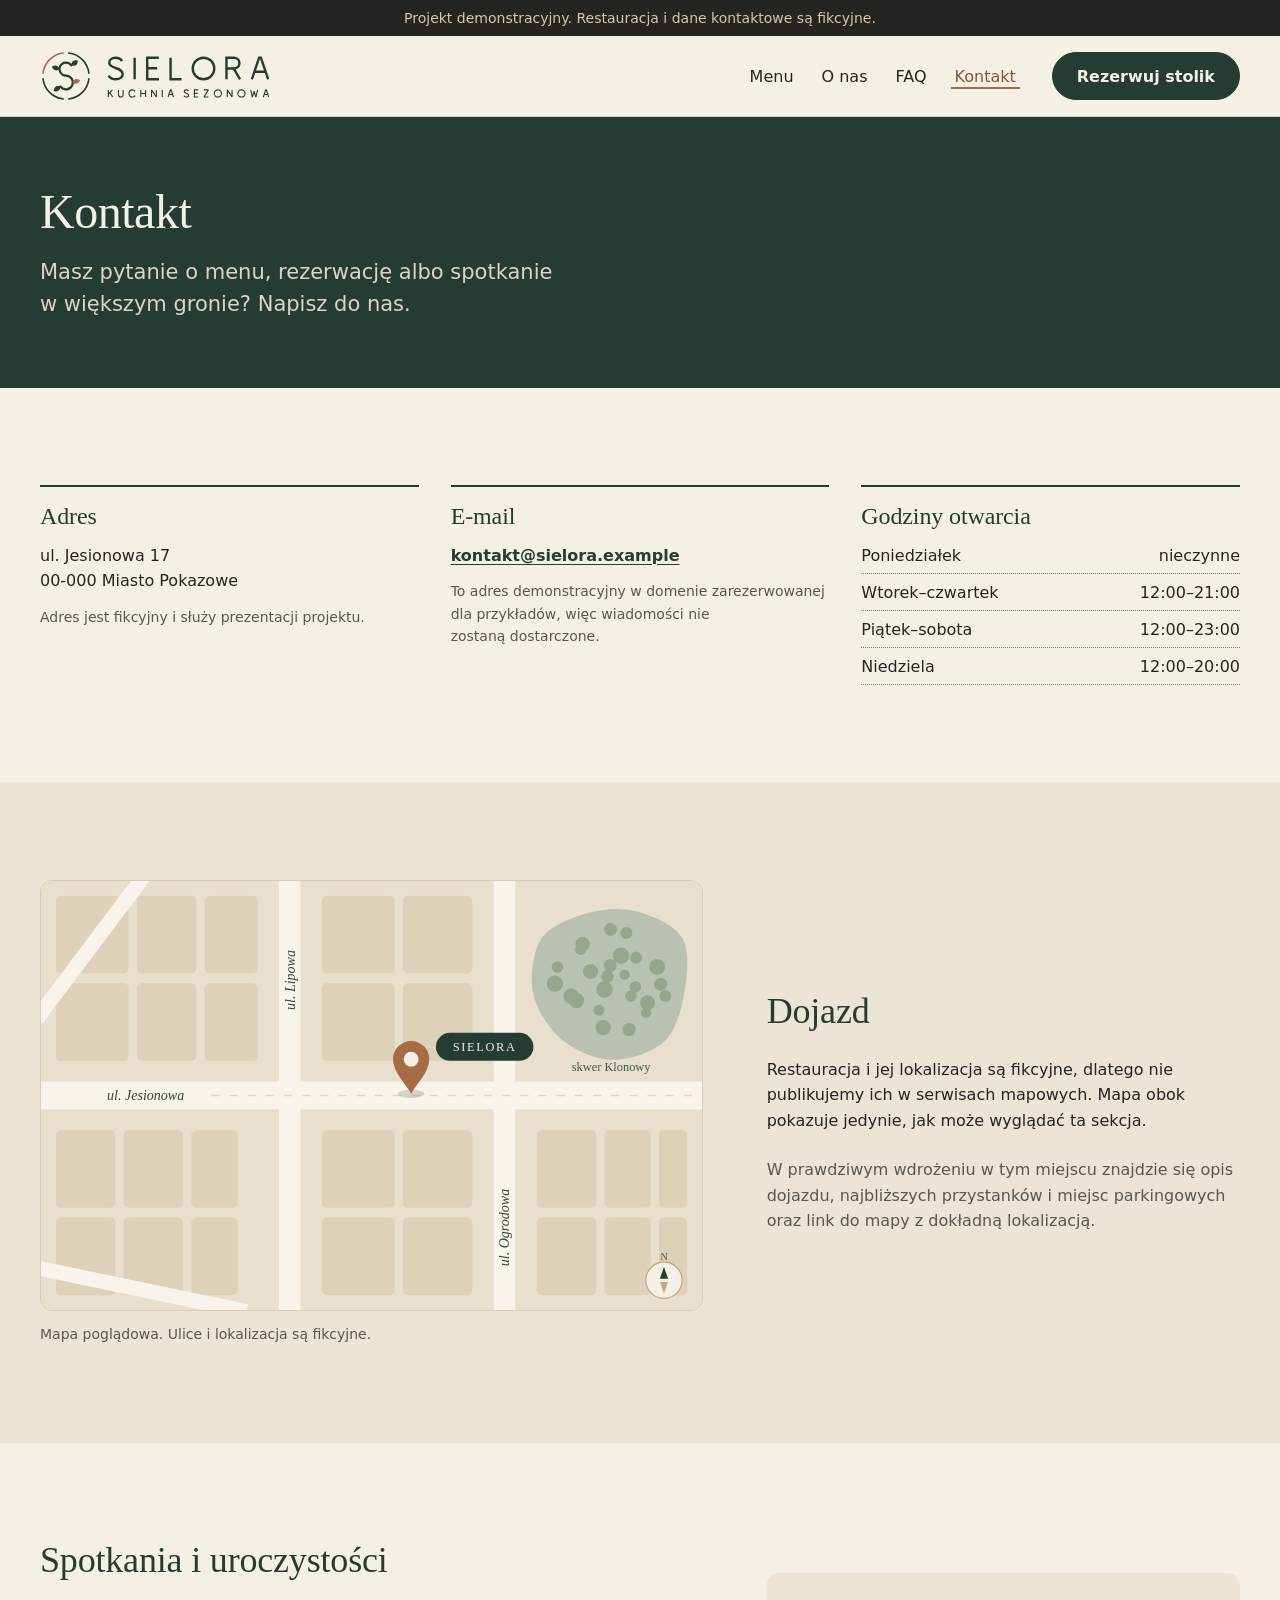
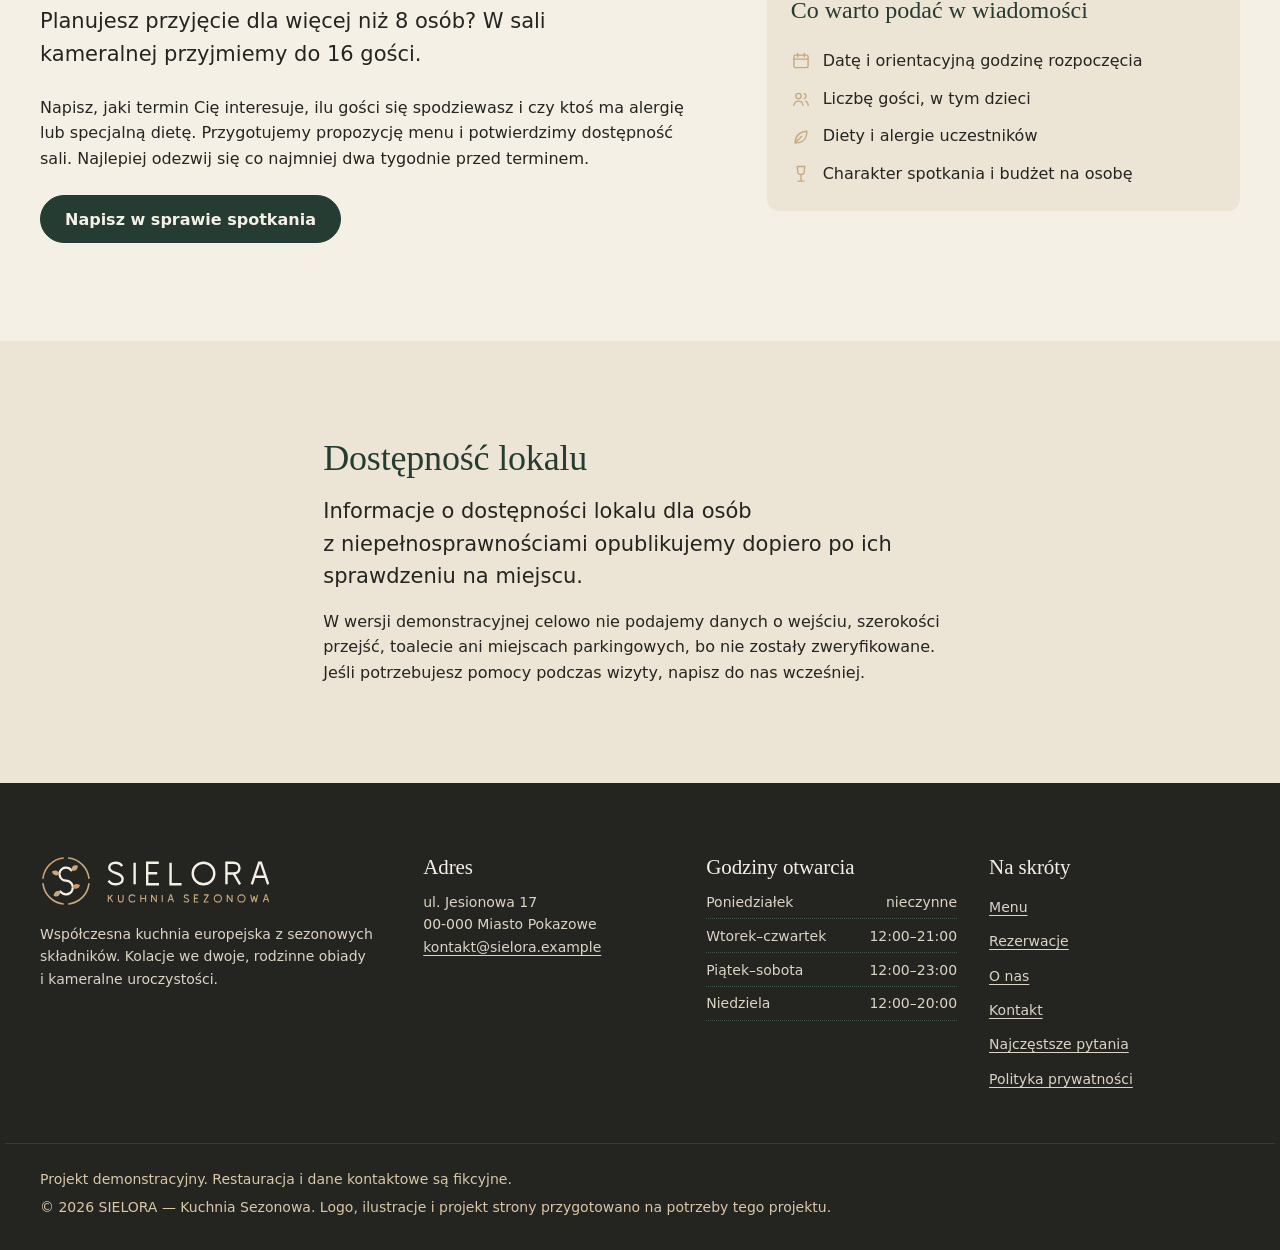
<file: kontakt.html>
<!doctype html>
<html lang="pl">
<head>
  <meta charset="utf-8">
  <meta name="viewport" content="width=device-width, initial-scale=1, viewport-fit=cover">
  <meta http-equiv="Content-Security-Policy" content="default-src 'none'; script-src 'self' 'sha256-/x7W7R75k8Roq0WaVRQX9blP4OufE5xbAdzklGxsgpw='; style-src 'self'; img-src 'self'; connect-src 'none'; base-uri 'none'; form-action 'none'">
  <title>Kontakt i dojazd — SIELORA Kuchnia Sezonowa</title>
  <meta name="description" content="Adres, e-mail i godziny otwarcia restauracji SIELORA. Zapytaj o spotkanie lub uroczystość w sali kameralnej do 16 osób. Dane demonstracyjne.">
  <meta name="robots" content="noindex, nofollow">
  <meta name="color-scheme" content="light">
  <meta name="theme-color" content="#242521">
  <meta property="og:type" content="website">
  <meta property="og:locale" content="pl_PL">
  <meta property="og:site_name" content="SIELORA — Kuchnia Sezonowa">
  <meta property="og:title" content="Kontakt — SIELORA">
  <meta property="og:description" content="Adres, e-mail i godziny otwarcia restauracji SIELORA. Zapytaj o spotkanie lub uroczystość w sali kameralnej do 16 osób. Dane demonstracyjne.">
  <meta property="og:image" content="assets/images/branding/og-image.png">
  <meta property="og:image:width" content="1200">
  <meta property="og:image:height" content="630">
  <meta property="og:image:alt" content="Logo SIELORA i ilustracja talerza z jesiennym daniem na ciemnozielonym tle">
  <meta name="twitter:card" content="summary_large_image">
  <link rel="icon" href="assets/images/branding/favicon.svg" type="image/svg+xml">
  <link rel="apple-touch-icon" href="assets/images/branding/apple-touch-icon.png">
  <link rel="stylesheet" href="assets/css/style.css">
  <script>document.documentElement.classList.add('js');</script>
  <script src="assets/js/main.js" defer></script>
</head>
<body>
  <a class="skip-link" href="#tresc">Przejdź do treści</a>
  <aside class="demo-bar" aria-label="Informacja o projekcie">
    <p class="container">Projekt demonstracyjny. Restauracja i&nbsp;dane kontaktowe są fikcyjne.</p>
  </aside>
  <header class="site-header" data-header>
    <div class="container site-header__inner">
      <a class="brand" href="index.html">
        <img src="assets/images/branding/logo.svg" alt="SIELORA — Kuchnia Sezonowa, strona główna" width="229" height="52">
      </a>
      <button class="nav-toggle" type="button" aria-expanded="false" aria-controls="nawigacja" data-nav-toggle>
        <svg viewBox="0 0 24 24" aria-hidden="true" focusable="false" fill="none" stroke="currentColor" stroke-width="1.8" stroke-linecap="round"><path class="nav-toggle__line nav-toggle__line--top" d="M4 7h16"/><path class="nav-toggle__line nav-toggle__line--middle" d="M4 12h16"/><path class="nav-toggle__line nav-toggle__line--bottom" d="M4 17h16"/></svg>
        <span class="visually-hidden">Nawigacja</span>
      </button>
      <nav class="site-nav" id="nawigacja" aria-label="Główna">
        <ul class="site-nav__list">
          <li><a class="site-nav__link" href="menu.html">Menu</a></li>
          <li><a class="site-nav__link" href="o-nas.html">O&nbsp;nas</a></li>
          <li><a class="site-nav__link" href="faq.html">FAQ</a></li>
          <li><a class="site-nav__link" href="kontakt.html" aria-current="page">Kontakt</a></li>
          <li class="site-nav__cta"><a class="button" href="rezerwacje.html">Rezerwuj stolik</a></li>
        </ul>
      </nav>
    </div>
  </header>
  <main id="tresc" tabindex="-1">
    <section class="page-intro theme-dark" aria-labelledby="kontakt-tytul">
      <div class="container page-intro__inner">
        <h1 id="kontakt-tytul">Kontakt</h1>
        <p class="lead">Masz pytanie o&nbsp;menu, rezerwację albo spotkanie w&nbsp;większym gronie? Napisz do nas.</p>
      </div>
    </section>

    <section class="section" aria-label="Dane kontaktowe">
      <div class="container contact-grid">
        <div class="contact-block">
          <h2>Adres</h2>
          <address>ul.&nbsp;Jesionowa 17<br>00-000 Miasto Pokazowe</address>
          <p class="caption">Adres jest fikcyjny i&nbsp;służy prezentacji projektu.</p>
        </div>
        <div class="contact-block">
          <h2>E-mail</h2>
          <p><a class="email text-link" href="mailto:kontakt@sielora.example">kontakt@sielora.example</a></p>
          <p class="caption">To adres demonstracyjny w&nbsp;domenie zarezerwowanej dla przykładów, więc wiadomości nie zostaną dostarczone.</p>
        </div>
        <div class="contact-block">
          <h2>Godziny otwarcia</h2>
          <dl class="compact-hours"><div><dt>Poniedziałek</dt><dd>nieczynne</dd></div><div><dt>Wtorek–czwartek</dt><dd>12:00–21:00</dd></div><div><dt>Piątek–sobota</dt><dd>12:00–23:00</dd></div><div><dt>Niedziela</dt><dd>12:00–20:00</dd></div></dl>
        </div>
      </div>
    </section>

    <section class="section section--deep" aria-labelledby="dojazd-tytul">
      <div class="container split">
        <figure class="figure split__media map-figure">
          <img src="assets/images/map/mapa-pogladowa.svg" width="800" height="520" alt="Poglądowa mapa okolicy: restauracja przy ulicy Jesionowej, między ulicami Lipową i Ogrodową, obok skweru Klonowego." loading="lazy" decoding="async">
          <figcaption class="caption">Mapa poglądowa. Ulice i&nbsp;lokalizacja są fikcyjne.</figcaption>
        </figure>
        <div class="split__text">
          <h2 id="dojazd-tytul">Dojazd</h2>
          <p>Restauracja i&nbsp;jej lokalizacja są fikcyjne, dlatego nie publikujemy ich w&nbsp;serwisach mapowych. Mapa obok pokazuje jedynie, jak może wyglądać ta sekcja.</p>
          <p class="muted">W&nbsp;prawdziwym wdrożeniu w&nbsp;tym miejscu znajdzie się opis dojazdu, najbliższych przystanków i&nbsp;miejsc parkingowych oraz link do mapy z&nbsp;dokładną lokalizacją.</p>
        </div>
      </div>
    </section>

    <section class="section" id="wydarzenia" aria-labelledby="wydarzenia-tytul">
      <div class="container split">
        <div class="split__text">
          <h2 id="wydarzenia-tytul">Spotkania i&nbsp;uroczystości</h2>
          <p class="lead">Planujesz przyjęcie dla więcej niż 8&nbsp;osób? W&nbsp;sali kameralnej przyjmiemy do 16&nbsp;gości.</p>
          <p>Napisz, jaki termin Cię interesuje, ilu gości się spodziewasz i&nbsp;czy ktoś ma alergię lub specjalną dietę. Przygotujemy propozycję menu i&nbsp;potwierdzimy dostępność sali. Najlepiej odezwij się co najmniej dwa tygodnie przed terminem.</p>
          <div class="button-row">
            <a class="button" href="mailto:kontakt@sielora.example?subject=Spotkanie%20w%20SIELORZE">Napisz w&nbsp;sprawie spotkania</a>
          </div>
        </div>
        <div class="aside-panel">
          <h3>Co warto podać w&nbsp;wiadomości</h3>
          <ul class="events__list">
            <li><svg class="icon" viewBox="0 0 24 24" aria-hidden="true" focusable="false"><rect x="3.5" y="5" width="17" height="15" rx="2"/><path d="M3.5 9.8h17M8 3v4M16 3v4"/></svg><span>Datę i&nbsp;orientacyjną godzinę rozpoczęcia</span></li>
            <li><svg class="icon" viewBox="0 0 24 24" aria-hidden="true" focusable="false"><circle cx="9" cy="8.5" r="3.2"/><path d="M3.5 19.5c.5-3.3 2.7-5 5.5-5s5 1.7 5.5 5"/><path d="M15.8 5.5a3.1 3.1 0 0 1 0 6M17.6 14.6c1.8.6 2.8 2.2 3 4.9"/></svg><span>Liczbę gości, w&nbsp;tym dzieci</span></li>
            <li><svg class="icon" viewBox="0 0 24 24" aria-hidden="true" focusable="false"><path d="M5 19c0-8 5-13 14-14 0 9-5 14-13 14z"/><path d="m5 19 8-8"/></svg><span>Diety i&nbsp;alergie uczestników</span></li>
            <li><svg class="icon" viewBox="0 0 24 24" aria-hidden="true" focusable="false"><path d="M7.5 3h9l-.6 5.6a3.9 3.9 0 0 1-7.8 0z"/><path d="M12 12.6V20.5M8.5 20.5h7"/></svg><span>Charakter spotkania i&nbsp;budżet na osobę</span></li>
          </ul>
        </div>
      </div>
    </section>

    <section class="section section--deep" aria-labelledby="dostepnosc-tytul">
      <div class="container stack measure">
        <h2 id="dostepnosc-tytul">Dostępność lokalu</h2>
        <p class="lead">Informacje o&nbsp;dostępności lokalu dla osób z&nbsp;niepełnosprawnościami opublikujemy dopiero po ich sprawdzeniu na miejscu.</p>
        <p>W&nbsp;wersji demonstracyjnej celowo nie podajemy danych o&nbsp;wejściu, szerokości przejść, toalecie ani miejscach parkingowych, bo nie zostały zweryfikowane. Jeśli potrzebujesz pomocy podczas wizyty, napisz do nas wcześniej.</p>
      </div>
    </section>
  </main>

  <footer class="site-footer">
    <div class="container site-footer__grid">
      <div class="site-footer__brand">
        <img src="assets/images/branding/logo-inverse.svg" alt="SIELORA — Kuchnia Sezonowa" width="229" height="52" loading="lazy" decoding="async">
        <p>Współczesna kuchnia europejska z&nbsp;sezonowych składników. Kolacje we dwoje, rodzinne obiady i&nbsp;kameralne uroczystości.</p>
      </div>
      <div>
        <h2 class="site-footer__title">Adres</h2>
        <address>
          ul.&nbsp;Jesionowa 17<br>
          00-000 Miasto Pokazowe<br>
          <a class="email" href="mailto:kontakt@sielora.example">kontakt@sielora.example</a>
        </address>
      </div>
      <div>
        <h2 class="site-footer__title">Godziny otwarcia</h2>
        <dl class="compact-hours"><div><dt>Poniedziałek</dt><dd>nieczynne</dd></div><div><dt>Wtorek–czwartek</dt><dd>12:00–21:00</dd></div><div><dt>Piątek–sobota</dt><dd>12:00–23:00</dd></div><div><dt>Niedziela</dt><dd>12:00–20:00</dd></div></dl>
      </div>
      <nav aria-label="Stopka">
        <h2 class="site-footer__title">Na skróty</h2>
        <ul>
          <li><a href="menu.html">Menu</a></li>
          <li><a href="rezerwacje.html">Rezerwacje</a></li>
          <li><a href="o-nas.html">O&nbsp;nas</a></li>
          <li><a href="kontakt.html">Kontakt</a></li>
          <li><a href="faq.html">Najczęstsze pytania</a></li>
          <li><a href="polityka-prywatnosci.html">Polityka prywatności</a></li>
        </ul>
      </nav>
    </div>
    <div class="container site-footer__legal">
      <p>Projekt demonstracyjny. Restauracja i&nbsp;dane kontaktowe są fikcyjne.</p>
      <p>© 2026 SIELORA — Kuchnia Sezonowa. Logo, ilustracje i&nbsp;projekt strony przygotowano na potrzeby tego projektu.</p>
    </div>
  </footer>
</body>
</html>
</file>
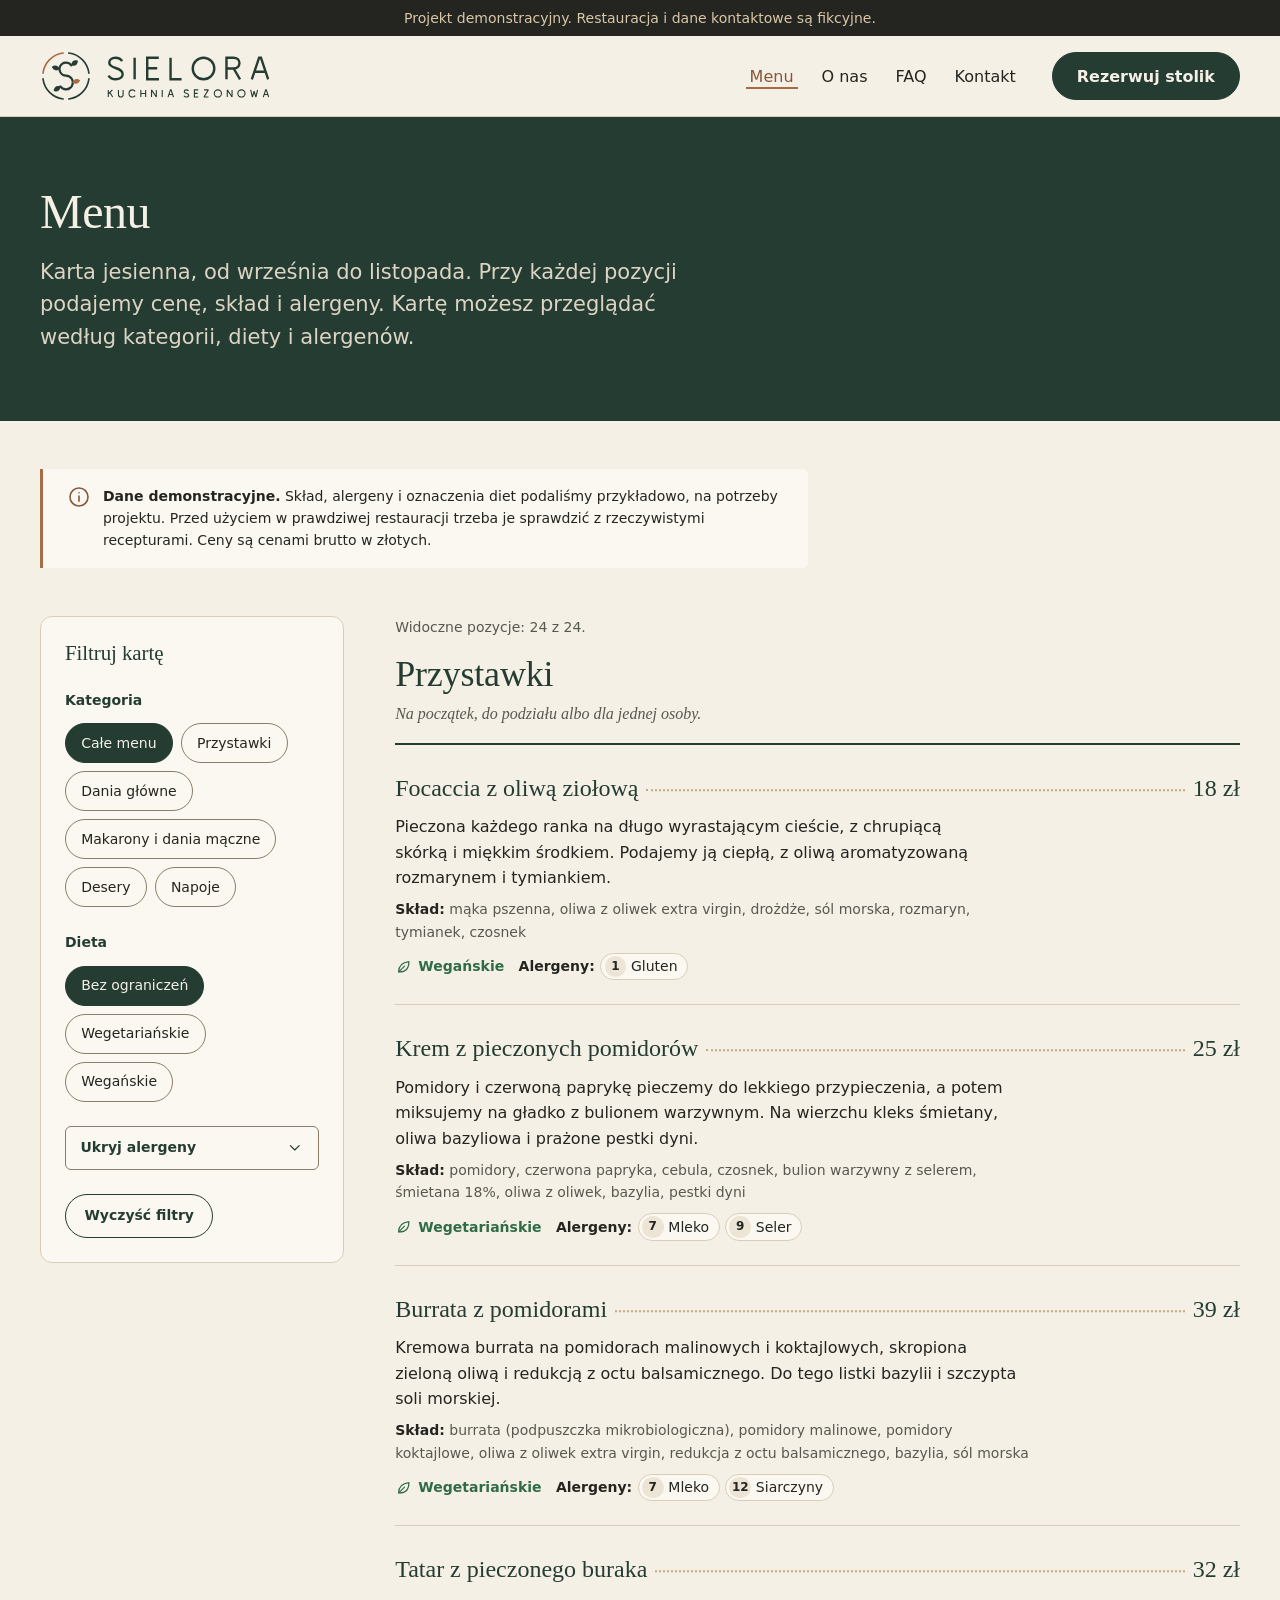
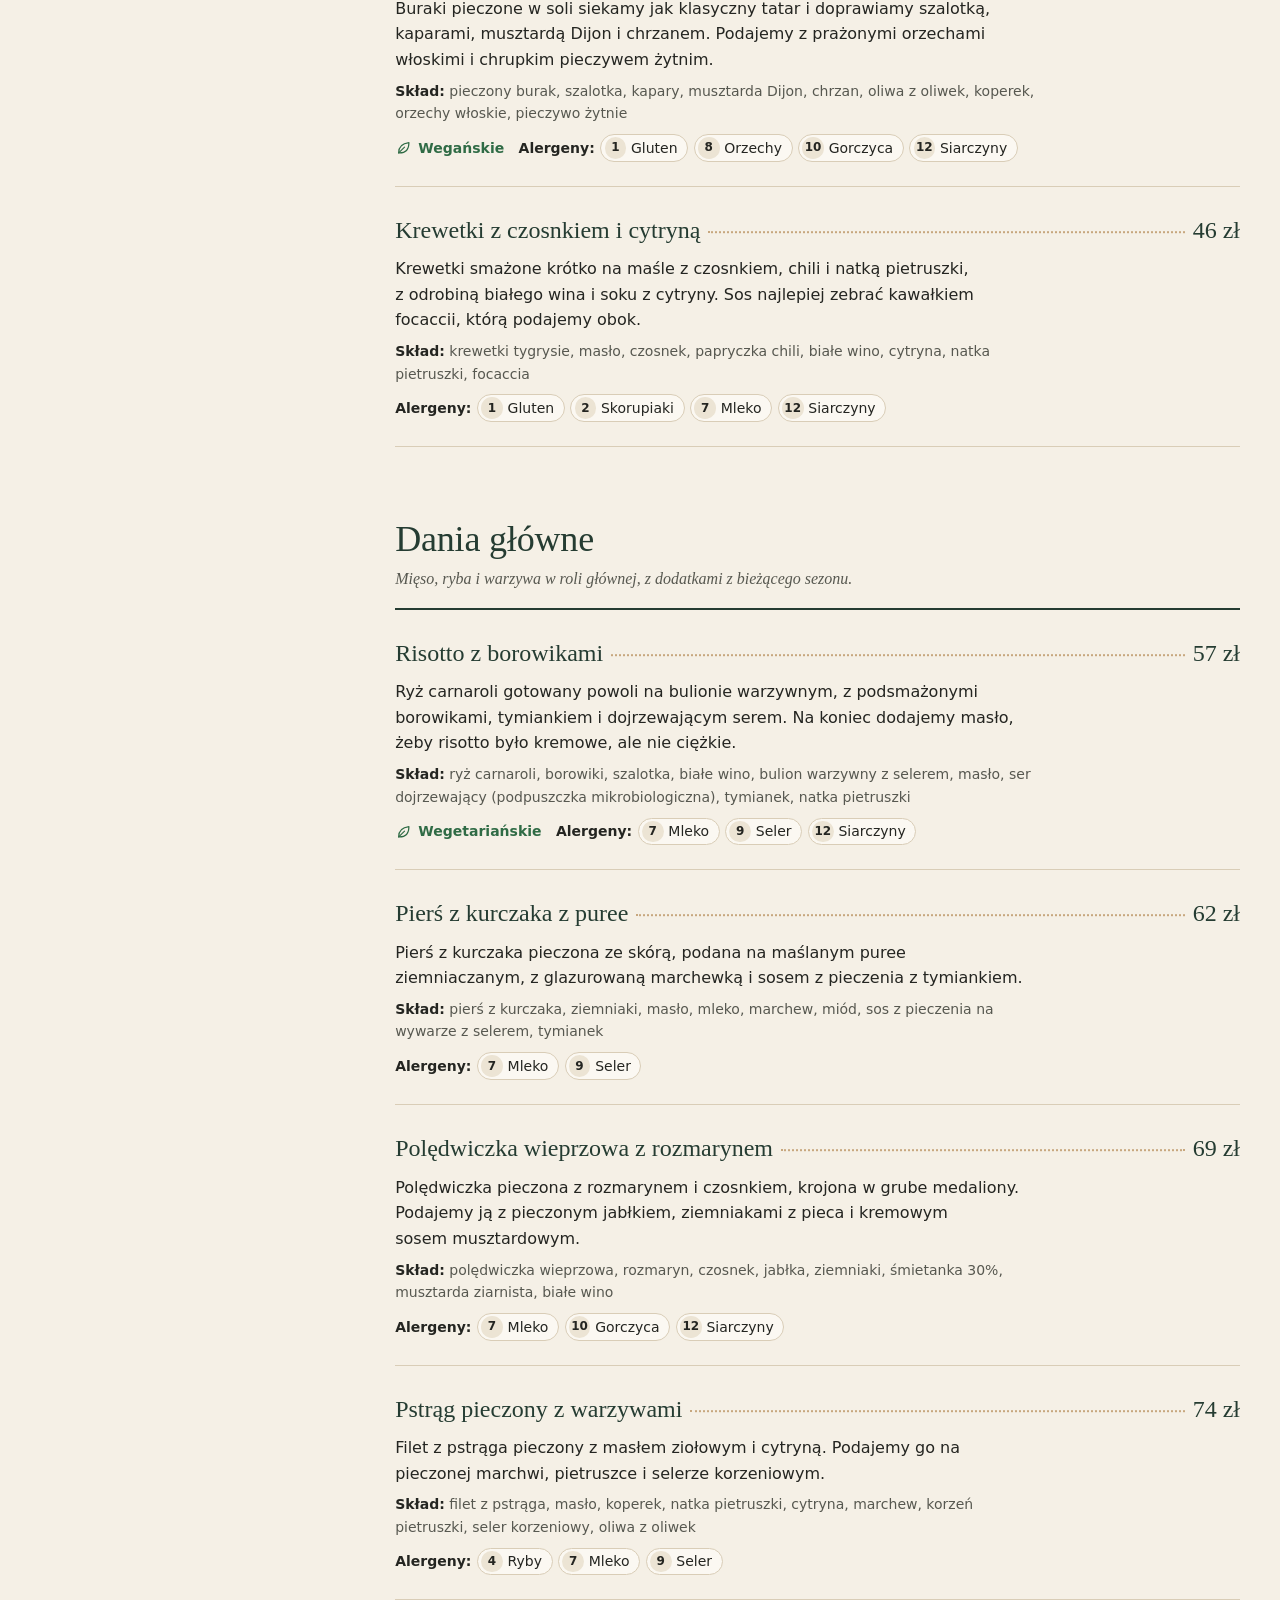
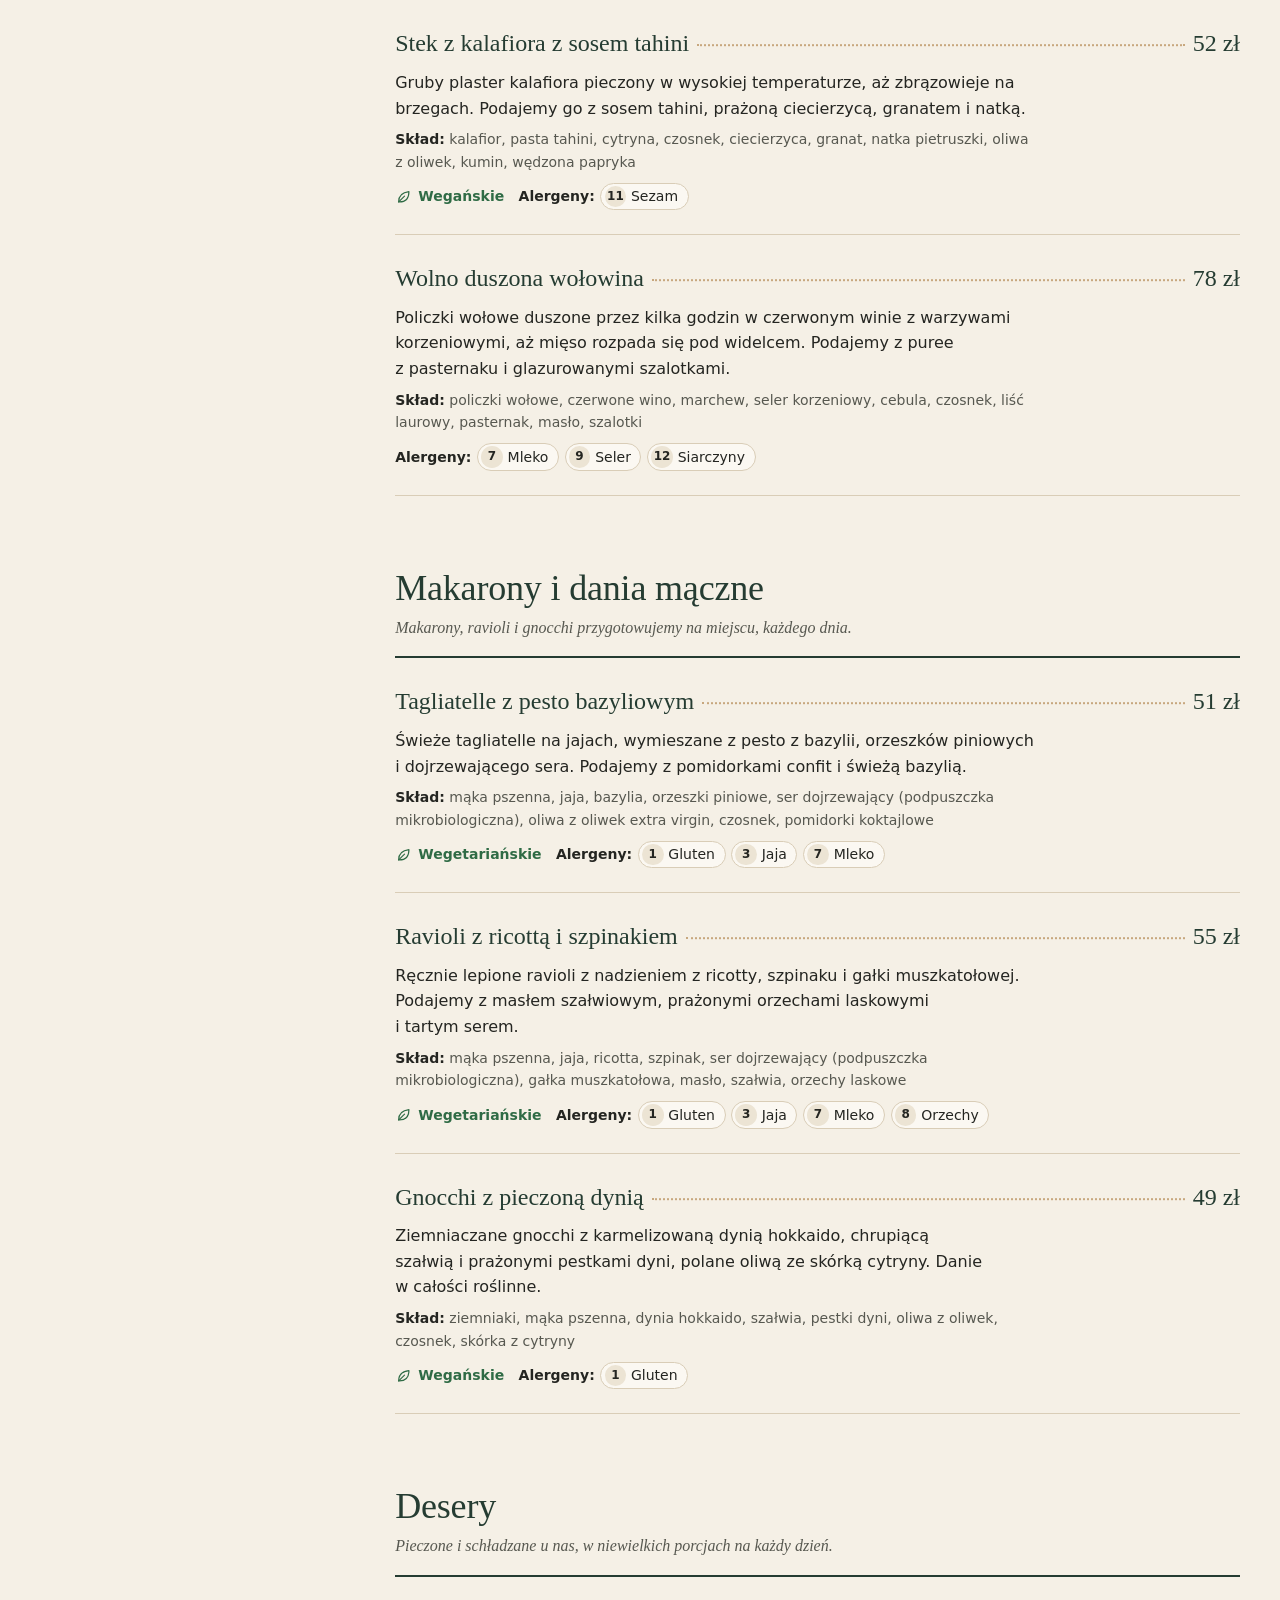
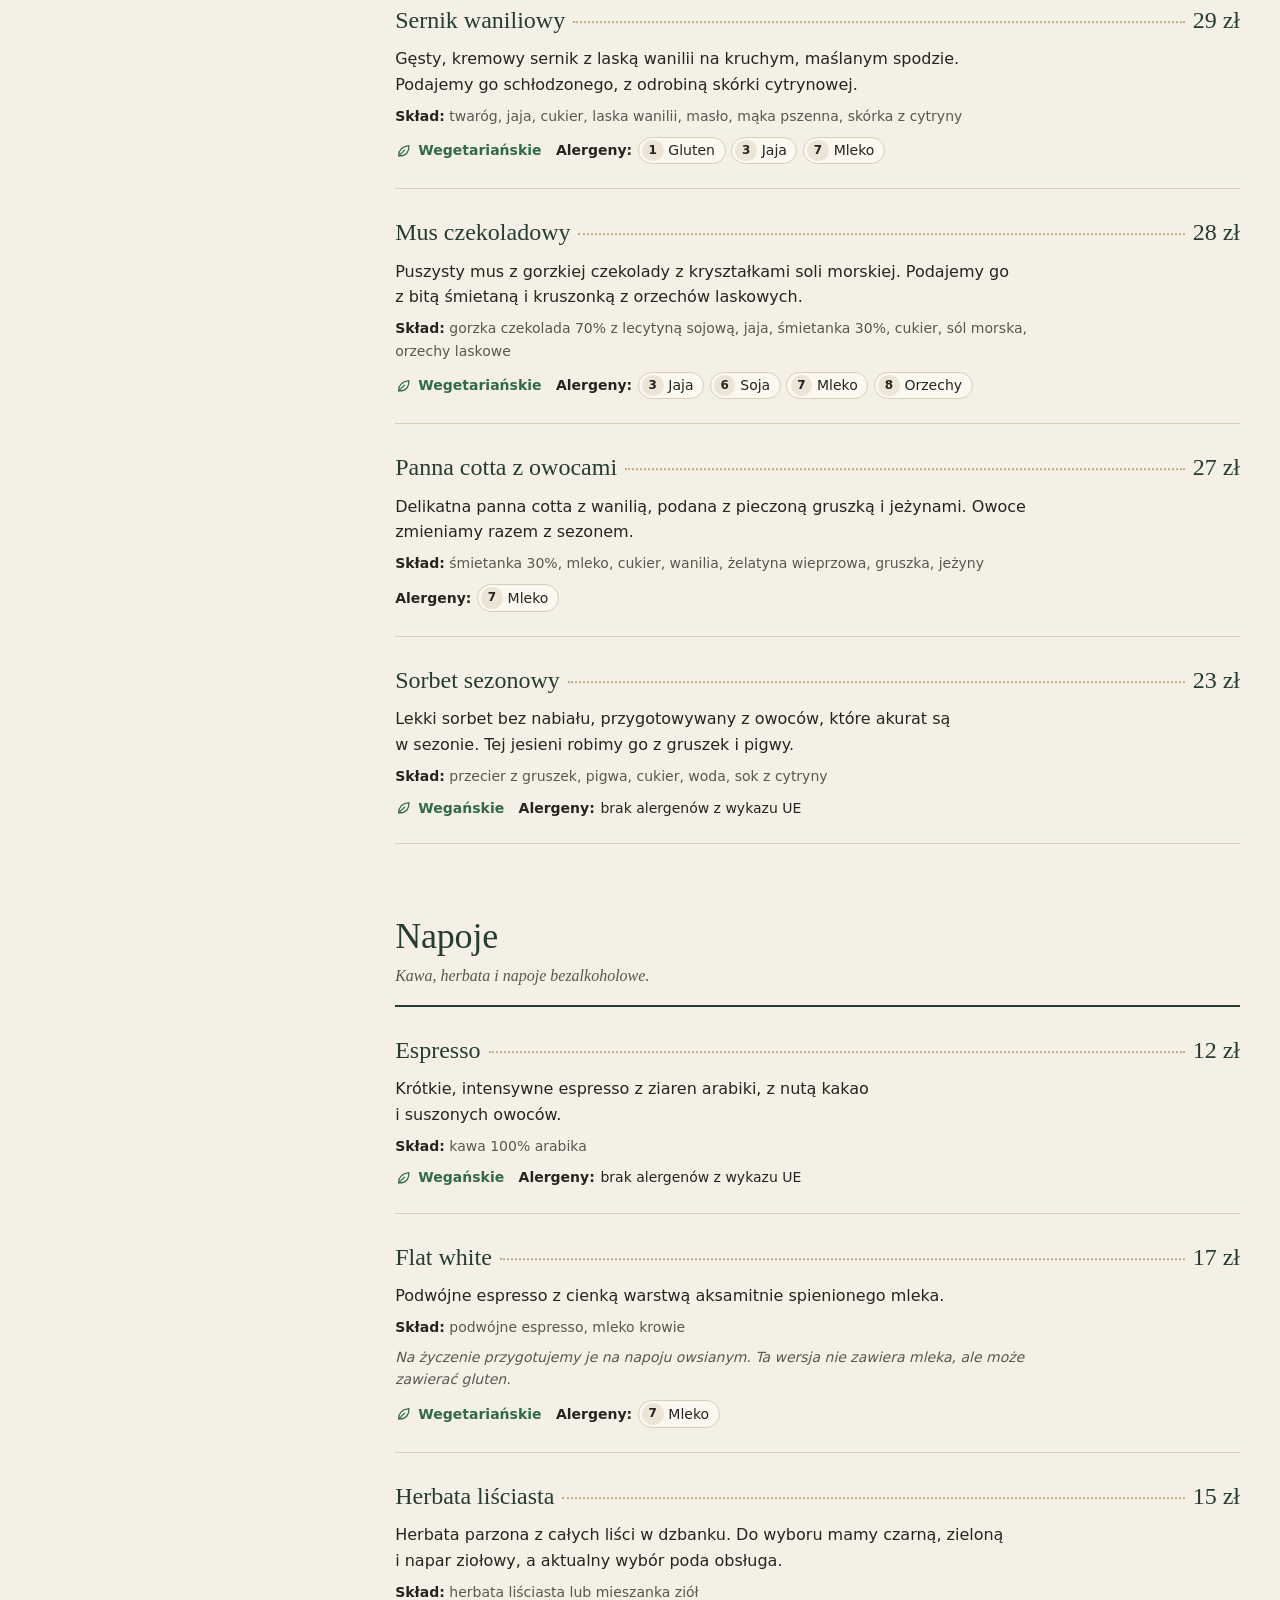
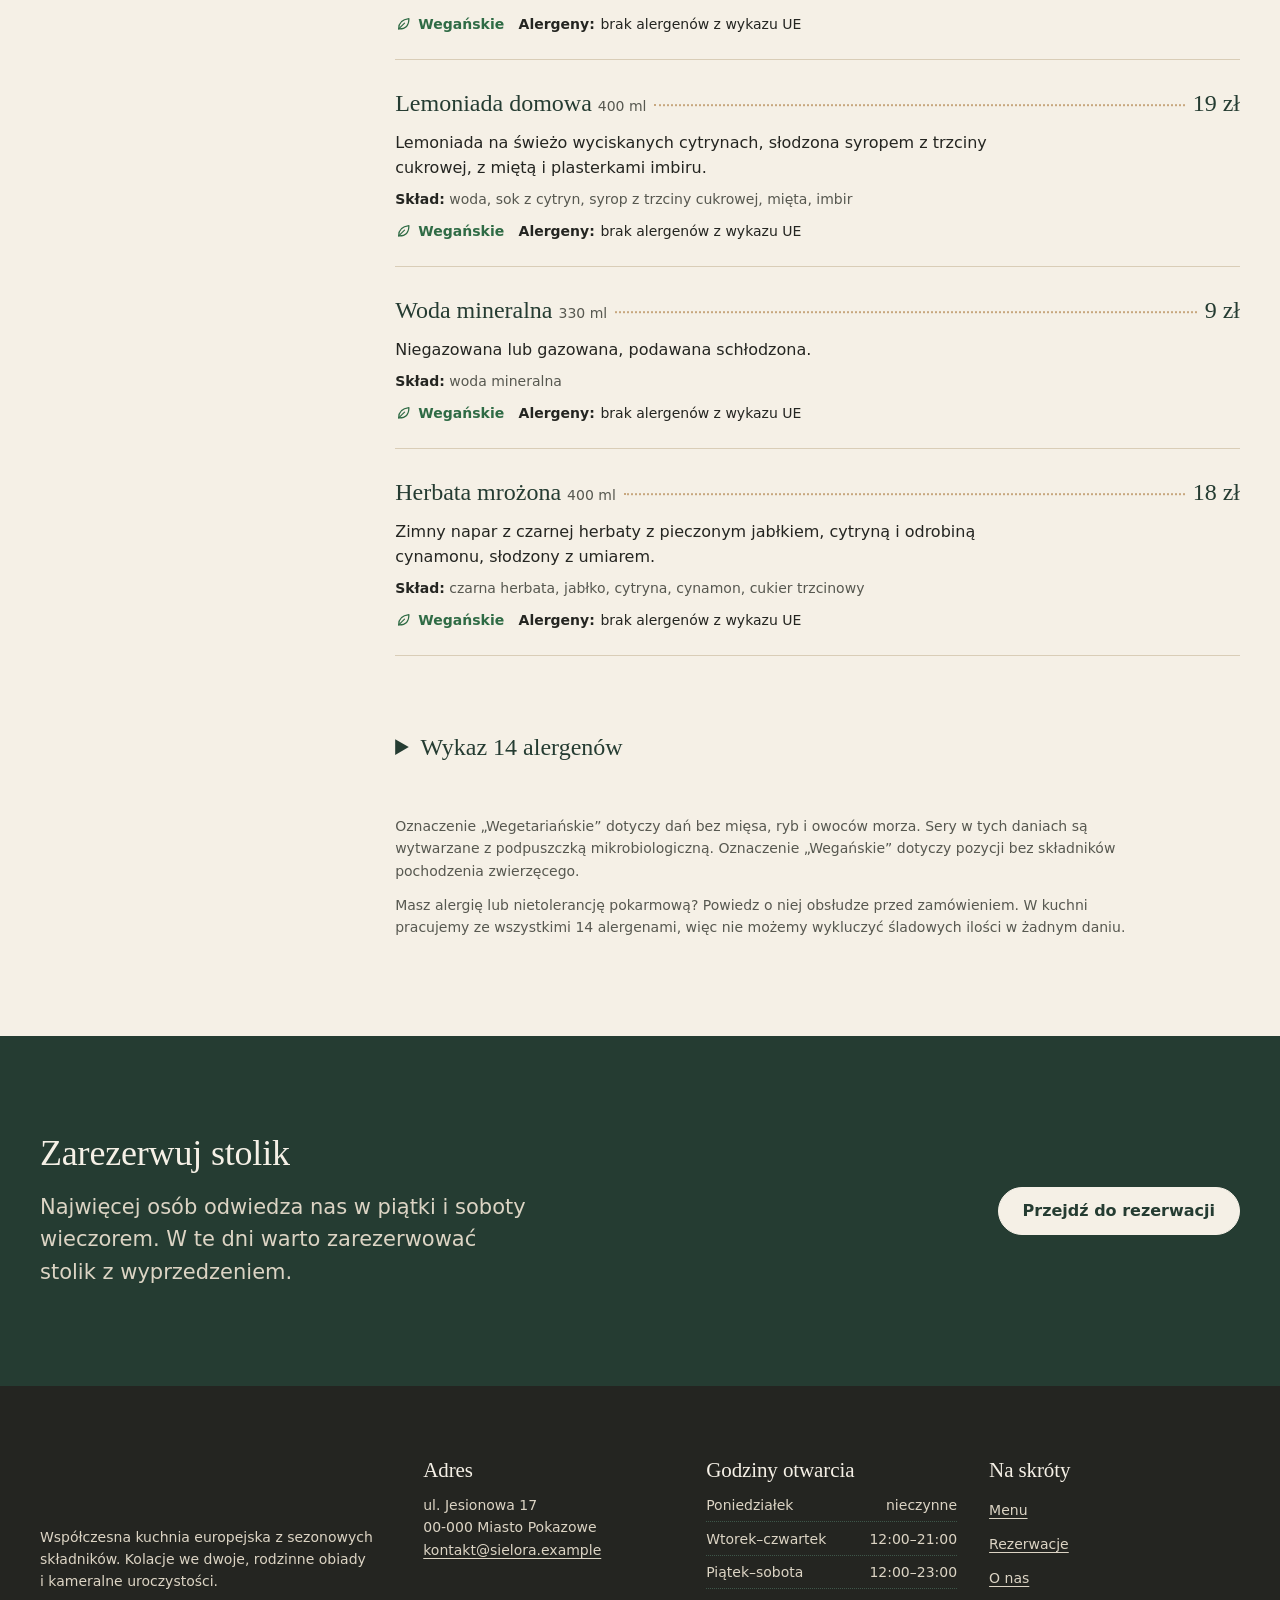
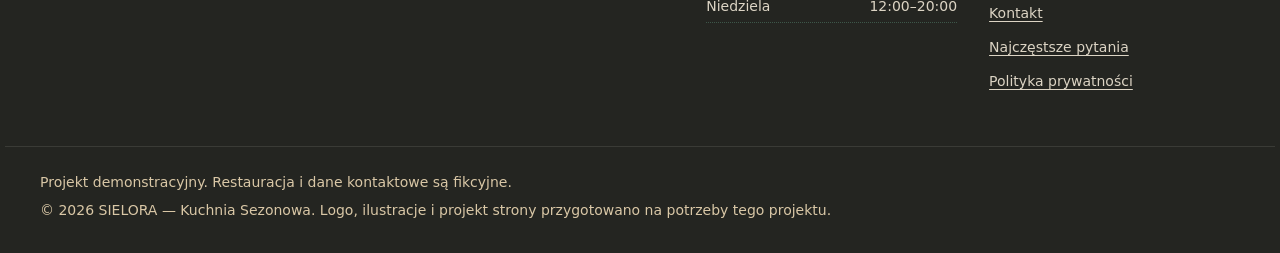
<file: menu.html>
<!doctype html>
<html lang="pl">
<head>
  <meta charset="utf-8">
  <meta name="viewport" content="width=device-width, initial-scale=1, viewport-fit=cover">
  <meta http-equiv="Content-Security-Policy" content="default-src 'none'; script-src 'self' 'sha256-/x7W7R75k8Roq0WaVRQX9blP4OufE5xbAdzklGxsgpw='; style-src 'self'; img-src 'self'; connect-src 'none'; base-uri 'none'; form-action 'none'">
  <title>Menu i ceny — SIELORA Kuchnia Sezonowa</title>
  <meta name="description" content="Pełna karta jesienna restauracji SIELORA z cenami, składem i 14 alergenami. Filtruj dania według kategorii, diety wegetariańskiej lub wegańskiej i alergenów.">
  <meta name="robots" content="noindex, nofollow">
  <meta name="color-scheme" content="light">
  <meta name="theme-color" content="#242521">
  <meta property="og:type" content="website">
  <meta property="og:locale" content="pl_PL">
  <meta property="og:site_name" content="SIELORA — Kuchnia Sezonowa">
  <meta property="og:title" content="Menu i ceny — SIELORA">
  <meta property="og:description" content="Pełna karta jesienna restauracji SIELORA z cenami, składem i 14 alergenami. Filtruj dania według kategorii, diety wegetariańskiej lub wegańskiej i alergenów.">
  <meta property="og:image" content="assets/images/branding/og-image.png">
  <meta property="og:image:width" content="1200">
  <meta property="og:image:height" content="630">
  <meta property="og:image:alt" content="Logo SIELORA i ilustracja talerza z jesiennym daniem na ciemnozielonym tle">
  <meta name="twitter:card" content="summary_large_image">
  <link rel="icon" href="assets/images/branding/favicon.svg" type="image/svg+xml">
  <link rel="apple-touch-icon" href="assets/images/branding/apple-touch-icon.png">
  <link rel="stylesheet" href="assets/css/style.css">
  <script>document.documentElement.classList.add('js');</script>
  <script src="assets/js/main.js" defer></script>
  <script src="assets/js/menu-data.js" defer></script>
  <script src="assets/js/menu.js" defer></script>
</head>
<body>
  <a class="skip-link" href="#tresc">Przejdź do treści</a>
  <aside class="demo-bar" aria-label="Informacja o projekcie">
    <p class="container">Projekt demonstracyjny. Restauracja i&nbsp;dane kontaktowe są fikcyjne.</p>
  </aside>
  <header class="site-header" data-header>
    <div class="container site-header__inner">
      <a class="brand" href="index.html">
        <img src="assets/images/branding/logo.svg" alt="SIELORA — Kuchnia Sezonowa, strona główna" width="229" height="52">
      </a>
      <button class="nav-toggle" type="button" aria-expanded="false" aria-controls="nawigacja" data-nav-toggle>
        <svg viewBox="0 0 24 24" aria-hidden="true" focusable="false" fill="none" stroke="currentColor" stroke-width="1.8" stroke-linecap="round"><path class="nav-toggle__line nav-toggle__line--top" d="M4 7h16"/><path class="nav-toggle__line nav-toggle__line--middle" d="M4 12h16"/><path class="nav-toggle__line nav-toggle__line--bottom" d="M4 17h16"/></svg>
        <span class="visually-hidden">Nawigacja</span>
      </button>
      <nav class="site-nav" id="nawigacja" aria-label="Główna">
        <ul class="site-nav__list">
          <li><a class="site-nav__link" href="menu.html" aria-current="page">Menu</a></li>
          <li><a class="site-nav__link" href="o-nas.html">O&nbsp;nas</a></li>
          <li><a class="site-nav__link" href="faq.html">FAQ</a></li>
          <li><a class="site-nav__link" href="kontakt.html">Kontakt</a></li>
          <li class="site-nav__cta"><a class="button" href="rezerwacje.html">Rezerwuj stolik</a></li>
        </ul>
      </nav>
    </div>
  </header>
  <main id="tresc" tabindex="-1">
    <section class="page-intro theme-dark" aria-labelledby="menu-tytul">
      <div class="container page-intro__inner">
        <h1 id="menu-tytul">Menu</h1>
        <p class="lead">Karta jesienna, od września do listopada. Przy każdej pozycji podajemy cenę, skład i&nbsp;alergeny. Kartę możesz przeglądać według kategorii, diety i&nbsp;alergenów.</p>
      </div>
    </section>

    <div class="section section--snug">
      <div class="container stack stack--xl">
        <p class="notice"><svg class="icon" viewBox="0 0 24 24" aria-hidden="true" focusable="false"><circle cx="12" cy="12" r="9"/><path d="M12 11v5.2M12 7.8h.01"/></svg><span><strong>Dane demonstracyjne.</strong> Skład, alergeny i&nbsp;oznaczenia diet podaliśmy przykładowo, na potrzeby projektu. Przed użyciem w&nbsp;prawdziwej restauracji trzeba je sprawdzić z&nbsp;rzeczywistymi recepturami. Ceny są cenami brutto w&nbsp;złotych.</span></p>
        <div class="menu-layout" data-menu data-menu-version="eb8bfef1">
          <!-- MENU-FILTERS:START -->
          <form class="menu-filters" data-menu-filters aria-labelledby="filtry-tytul">
            <h2 class="menu-filters__title" id="filtry-tytul">Filtruj kartę</h2>
            <fieldset class="filter-group">
              <legend>Kategoria</legend>
              <div class="chips">
                <label class="chip"><input type="radio" name="kategoria" id="filtr-kategoria-wszystko" value="wszystko" checked><span>Całe menu</span></label>
                <label class="chip"><input type="radio" name="kategoria" id="filtr-kategoria-przystawki" value="przystawki"><span>Przystawki</span></label>
                <label class="chip"><input type="radio" name="kategoria" id="filtr-kategoria-dania-glowne" value="dania-glowne"><span>Dania główne</span></label>
                <label class="chip"><input type="radio" name="kategoria" id="filtr-kategoria-makarony" value="makarony"><span>Makarony i&nbsp;dania mączne</span></label>
                <label class="chip"><input type="radio" name="kategoria" id="filtr-kategoria-desery" value="desery"><span>Desery</span></label>
                <label class="chip"><input type="radio" name="kategoria" id="filtr-kategoria-napoje" value="napoje"><span>Napoje</span></label>
              </div>
            </fieldset>
            <fieldset class="filter-group">
              <legend>Dieta</legend>
              <div class="chips">
                <label class="chip"><input type="radio" name="dieta" id="filtr-dieta-wszystkie" value="wszystkie" checked><span>Bez ograniczeń</span></label>
                <label class="chip"><input type="radio" name="dieta" id="filtr-dieta-vegetarian" value="vegetarian"><span>Wegetariańskie</span></label>
                <label class="chip"><input type="radio" name="dieta" id="filtr-dieta-vegan" value="vegan"><span>Wegańskie</span></label>
              </div>
            </fieldset>
            <details class="filter-group filter-group--allergens">
              <summary>Ukryj alergeny<span data-allergen-count></span><svg class="icon" viewBox="0 0 24 24" aria-hidden="true" focusable="false"><path d="m6 9 6 6 6-6"/></svg></summary>
              <fieldset>
                <legend>Ukryj pozycje, które zawierają:</legend>
                <div class="checks">
                  <label class="check"><input type="checkbox" name="alergen" id="filtr-alergen-gluten" value="gluten"><span class="check__no" aria-hidden="true">1</span>Gluten</label>
                  <label class="check"><input type="checkbox" name="alergen" id="filtr-alergen-crustaceans" value="crustaceans"><span class="check__no" aria-hidden="true">2</span>Skorupiaki</label>
                  <label class="check"><input type="checkbox" name="alergen" id="filtr-alergen-eggs" value="eggs"><span class="check__no" aria-hidden="true">3</span>Jaja</label>
                  <label class="check"><input type="checkbox" name="alergen" id="filtr-alergen-fish" value="fish"><span class="check__no" aria-hidden="true">4</span>Ryby</label>
                  <label class="check"><input type="checkbox" name="alergen" id="filtr-alergen-peanuts" value="peanuts"><span class="check__no" aria-hidden="true">5</span>Orzeszki ziemne</label>
                  <label class="check"><input type="checkbox" name="alergen" id="filtr-alergen-soy" value="soy"><span class="check__no" aria-hidden="true">6</span>Soja</label>
                  <label class="check"><input type="checkbox" name="alergen" id="filtr-alergen-milk" value="milk"><span class="check__no" aria-hidden="true">7</span>Mleko</label>
                  <label class="check"><input type="checkbox" name="alergen" id="filtr-alergen-nuts" value="nuts"><span class="check__no" aria-hidden="true">8</span>Orzechy</label>
                  <label class="check"><input type="checkbox" name="alergen" id="filtr-alergen-celery" value="celery"><span class="check__no" aria-hidden="true">9</span>Seler</label>
                  <label class="check"><input type="checkbox" name="alergen" id="filtr-alergen-mustard" value="mustard"><span class="check__no" aria-hidden="true">10</span>Gorczyca</label>
                  <label class="check"><input type="checkbox" name="alergen" id="filtr-alergen-sesame" value="sesame"><span class="check__no" aria-hidden="true">11</span>Sezam</label>
                  <label class="check"><input type="checkbox" name="alergen" id="filtr-alergen-sulphites" value="sulphites"><span class="check__no" aria-hidden="true">12</span>Siarczyny</label>
                  <label class="check"><input type="checkbox" name="alergen" id="filtr-alergen-lupin" value="lupin"><span class="check__no" aria-hidden="true">13</span>Łubin</label>
                  <label class="check"><input type="checkbox" name="alergen" id="filtr-alergen-molluscs" value="molluscs"><span class="check__no" aria-hidden="true">14</span>Mięczaki</label>
                </div>
                <p class="filter-note">Filtr opiera się na składzie podanym w&nbsp;karcie. W&nbsp;kuchni pracujemy ze wszystkimi alergenami z&nbsp;wykazu, dlatego przy alergii zawsze poinformuj obsługę.</p>
              </fieldset>
            </details>
            <button type="reset" class="button button--ghost button--small">Wyczyść filtry</button>
          </form>
          <!-- MENU-FILTERS:END -->
          <div class="menu-content">
            <p class="menu-status" role="status" data-menu-status>Widoczne pozycje: 24 z&nbsp;24.</p>
            <div class="menu-empty" data-menu-empty hidden>
              <p>Żadna pozycja nie spełnia wybranych warunków.</p>
              <button type="button" class="button button--ghost button--small" data-menu-reset>Wyczyść filtry</button>
            </div>
            <div class="menu-list" data-menu-list>
              <!-- MENU-LIST:START -->
              <section class="menu-category" id="kategoria-przystawki" data-category-section="przystawki" aria-labelledby="kategoria-przystawki-tytul">
                <div class="menu-category__head">
                  <h2 id="kategoria-przystawki-tytul">Przystawki</h2>
                  <p class="menu-category__desc">Na początek, do podziału albo dla jednej osoby.</p>
                </div>
                <ul class="dishes">
                  <li class="dish" id="focaccia-z-oliwa-ziolowa" data-category="przystawki" data-diet="vegan" data-allergens="gluten">
                    <div class="dish__head">
                      <h3 class="dish__name">Focaccia z&nbsp;oliwą ziołową</h3>
                      <span class="dish__dots" aria-hidden="true"></span>
                      <p class="dish__price"><data value="18">18&nbsp;zł</data></p>
                    </div>
                    <p class="dish__desc">Pieczona każdego ranka na długo wyrastającym cieście, z&nbsp;chrupiącą skórką i&nbsp;miękkim środkiem. Podajemy ją ciepłą, z&nbsp;oliwą aromatyzowaną rozmarynem i&nbsp;tymiankiem.</p>
                    <p class="dish__ingredients"><span class="dish__label">Skład:</span> mąka pszenna, oliwa z&nbsp;oliwek extra virgin, drożdże, sól morska, rozmaryn, tymianek, czosnek</p>
                    <div class="dish__meta">
                      <p class="dish__diet"><svg class="icon" viewBox="0 0 24 24" aria-hidden="true" focusable="false"><path d="M5 19c0-8 5-13 14-14 0 9-5 14-13 14z"/><path d="m5 19 8-8"/></svg>Wegańskie</p>
                      <div class="dish__allergens"><span class="dish__label">Alergeny:</span><ul><li class="allergen"><span class="allergen__no" aria-hidden="true">1</span>Gluten</li></ul></div>
                    </div>
                  </li>
                  <li class="dish" id="krem-z-pieczonych-pomidorow" data-category="przystawki" data-diet="vegetarian" data-allergens="celery milk">
                    <div class="dish__head">
                      <h3 class="dish__name">Krem z&nbsp;pieczonych pomidorów</h3>
                      <span class="dish__dots" aria-hidden="true"></span>
                      <p class="dish__price"><data value="25">25&nbsp;zł</data></p>
                    </div>
                    <p class="dish__desc">Pomidory i&nbsp;czerwoną paprykę pieczemy do lekkiego przypieczenia, a&nbsp;potem miksujemy na gładko z&nbsp;bulionem warzywnym. Na wierzchu kleks śmietany, oliwa bazyliowa i&nbsp;prażone pestki dyni.</p>
                    <p class="dish__ingredients"><span class="dish__label">Skład:</span> pomidory, czerwona papryka, cebula, czosnek, bulion warzywny z&nbsp;selerem, śmietana 18%, oliwa z&nbsp;oliwek, bazylia, pestki dyni</p>
                    <div class="dish__meta">
                      <p class="dish__diet"><svg class="icon" viewBox="0 0 24 24" aria-hidden="true" focusable="false"><path d="M5 19c0-8 5-13 14-14 0 9-5 14-13 14z"/><path d="m5 19 8-8"/></svg>Wegetariańskie</p>
                      <div class="dish__allergens"><span class="dish__label">Alergeny:</span><ul><li class="allergen"><span class="allergen__no" aria-hidden="true">7</span>Mleko</li><li class="allergen"><span class="allergen__no" aria-hidden="true">9</span>Seler</li></ul></div>
                    </div>
                  </li>
                  <li class="dish" id="burrata-z-pomidorami" data-category="przystawki" data-diet="vegetarian" data-allergens="milk sulphites">
                    <div class="dish__head">
                      <h3 class="dish__name">Burrata z&nbsp;pomidorami</h3>
                      <span class="dish__dots" aria-hidden="true"></span>
                      <p class="dish__price"><data value="39">39&nbsp;zł</data></p>
                    </div>
                    <p class="dish__desc">Kremowa burrata na pomidorach malinowych i&nbsp;koktajlowych, skropiona zieloną oliwą i&nbsp;redukcją z&nbsp;octu balsamicznego. Do tego listki bazylii i&nbsp;szczypta soli morskiej.</p>
                    <p class="dish__ingredients"><span class="dish__label">Skład:</span> burrata (podpuszczka mikrobiologiczna), pomidory malinowe, pomidory koktajlowe, oliwa z&nbsp;oliwek extra virgin, redukcja z&nbsp;octu balsamicznego, bazylia, sól morska</p>
                    <div class="dish__meta">
                      <p class="dish__diet"><svg class="icon" viewBox="0 0 24 24" aria-hidden="true" focusable="false"><path d="M5 19c0-8 5-13 14-14 0 9-5 14-13 14z"/><path d="m5 19 8-8"/></svg>Wegetariańskie</p>
                      <div class="dish__allergens"><span class="dish__label">Alergeny:</span><ul><li class="allergen"><span class="allergen__no" aria-hidden="true">7</span>Mleko</li><li class="allergen"><span class="allergen__no" aria-hidden="true">12</span>Siarczyny</li></ul></div>
                    </div>
                  </li>
                  <li class="dish" id="tatar-z-pieczonego-buraka" data-category="przystawki" data-diet="vegan" data-allergens="gluten mustard nuts sulphites">
                    <div class="dish__head">
                      <h3 class="dish__name">Tatar z&nbsp;pieczonego buraka</h3>
                      <span class="dish__dots" aria-hidden="true"></span>
                      <p class="dish__price"><data value="32">32&nbsp;zł</data></p>
                    </div>
                    <p class="dish__desc">Buraki pieczone w&nbsp;soli siekamy jak klasyczny tatar i&nbsp;doprawiamy szalotką, kaparami, musztardą Dijon i&nbsp;chrzanem. Podajemy z&nbsp;prażonymi orzechami włoskimi i&nbsp;chrupkim pieczywem żytnim.</p>
                    <p class="dish__ingredients"><span class="dish__label">Skład:</span> pieczony burak, szalotka, kapary, musztarda Dijon, chrzan, oliwa z&nbsp;oliwek, koperek, orzechy włoskie, pieczywo żytnie</p>
                    <div class="dish__meta">
                      <p class="dish__diet"><svg class="icon" viewBox="0 0 24 24" aria-hidden="true" focusable="false"><path d="M5 19c0-8 5-13 14-14 0 9-5 14-13 14z"/><path d="m5 19 8-8"/></svg>Wegańskie</p>
                      <div class="dish__allergens"><span class="dish__label">Alergeny:</span><ul><li class="allergen"><span class="allergen__no" aria-hidden="true">1</span>Gluten</li><li class="allergen"><span class="allergen__no" aria-hidden="true">8</span>Orzechy</li><li class="allergen"><span class="allergen__no" aria-hidden="true">10</span>Gorczyca</li><li class="allergen"><span class="allergen__no" aria-hidden="true">12</span>Siarczyny</li></ul></div>
                    </div>
                  </li>
                  <li class="dish" id="krewetki-z-czosnkiem-i-cytryna" data-category="przystawki" data-diet="" data-allergens="crustaceans milk sulphites gluten">
                    <div class="dish__head">
                      <h3 class="dish__name">Krewetki z&nbsp;czosnkiem i&nbsp;cytryną</h3>
                      <span class="dish__dots" aria-hidden="true"></span>
                      <p class="dish__price"><data value="46">46&nbsp;zł</data></p>
                    </div>
                    <p class="dish__desc">Krewetki smażone krótko na maśle z&nbsp;czosnkiem, chili i&nbsp;natką pietruszki, z&nbsp;odrobiną białego wina i&nbsp;soku z&nbsp;cytryny. Sos najlepiej zebrać kawałkiem focaccii, którą podajemy obok.</p>
                    <p class="dish__ingredients"><span class="dish__label">Skład:</span> krewetki tygrysie, masło, czosnek, papryczka chili, białe wino, cytryna, natka pietruszki, focaccia</p>
                    <div class="dish__meta">
                      <div class="dish__allergens"><span class="dish__label">Alergeny:</span><ul><li class="allergen"><span class="allergen__no" aria-hidden="true">1</span>Gluten</li><li class="allergen"><span class="allergen__no" aria-hidden="true">2</span>Skorupiaki</li><li class="allergen"><span class="allergen__no" aria-hidden="true">7</span>Mleko</li><li class="allergen"><span class="allergen__no" aria-hidden="true">12</span>Siarczyny</li></ul></div>
                    </div>
                  </li>
                </ul>
              </section>
              <section class="menu-category" id="kategoria-dania-glowne" data-category-section="dania-glowne" aria-labelledby="kategoria-dania-glowne-tytul">
                <div class="menu-category__head">
                  <h2 id="kategoria-dania-glowne-tytul">Dania główne</h2>
                  <p class="menu-category__desc">Mięso, ryba i&nbsp;warzywa w&nbsp;roli głównej, z&nbsp;dodatkami z&nbsp;bieżącego sezonu.</p>
                </div>
                <ul class="dishes">
                  <li class="dish" id="risotto-z-borowikami" data-category="dania-glowne" data-diet="vegetarian" data-allergens="milk celery sulphites">
                    <div class="dish__head">
                      <h3 class="dish__name">Risotto z&nbsp;borowikami</h3>
                      <span class="dish__dots" aria-hidden="true"></span>
                      <p class="dish__price"><data value="57">57&nbsp;zł</data></p>
                    </div>
                    <p class="dish__desc">Ryż carnaroli gotowany powoli na bulionie warzywnym, z&nbsp;podsmażonymi borowikami, tymiankiem i&nbsp;dojrzewającym serem. Na koniec dodajemy masło, żeby risotto było kremowe, ale nie ciężkie.</p>
                    <p class="dish__ingredients"><span class="dish__label">Skład:</span> ryż carnaroli, borowiki, szalotka, białe wino, bulion warzywny z&nbsp;selerem, masło, ser dojrzewający (podpuszczka mikrobiologiczna), tymianek, natka pietruszki</p>
                    <div class="dish__meta">
                      <p class="dish__diet"><svg class="icon" viewBox="0 0 24 24" aria-hidden="true" focusable="false"><path d="M5 19c0-8 5-13 14-14 0 9-5 14-13 14z"/><path d="m5 19 8-8"/></svg>Wegetariańskie</p>
                      <div class="dish__allergens"><span class="dish__label">Alergeny:</span><ul><li class="allergen"><span class="allergen__no" aria-hidden="true">7</span>Mleko</li><li class="allergen"><span class="allergen__no" aria-hidden="true">9</span>Seler</li><li class="allergen"><span class="allergen__no" aria-hidden="true">12</span>Siarczyny</li></ul></div>
                    </div>
                  </li>
                  <li class="dish" id="piers-z-kurczaka-z-puree" data-category="dania-glowne" data-diet="" data-allergens="milk celery">
                    <div class="dish__head">
                      <h3 class="dish__name">Pierś z&nbsp;kurczaka z&nbsp;puree</h3>
                      <span class="dish__dots" aria-hidden="true"></span>
                      <p class="dish__price"><data value="62">62&nbsp;zł</data></p>
                    </div>
                    <p class="dish__desc">Pierś z&nbsp;kurczaka pieczona ze skórą, podana na maślanym puree ziemniaczanym, z&nbsp;glazurowaną marchewką i&nbsp;sosem z&nbsp;pieczenia z&nbsp;tymiankiem.</p>
                    <p class="dish__ingredients"><span class="dish__label">Skład:</span> pierś z&nbsp;kurczaka, ziemniaki, masło, mleko, marchew, miód, sos z&nbsp;pieczenia na wywarze z&nbsp;selerem, tymianek</p>
                    <div class="dish__meta">
                      <div class="dish__allergens"><span class="dish__label">Alergeny:</span><ul><li class="allergen"><span class="allergen__no" aria-hidden="true">7</span>Mleko</li><li class="allergen"><span class="allergen__no" aria-hidden="true">9</span>Seler</li></ul></div>
                    </div>
                  </li>
                  <li class="dish" id="poledwiczka-wieprzowa-z-rozmarynem" data-category="dania-glowne" data-diet="" data-allergens="milk mustard sulphites">
                    <div class="dish__head">
                      <h3 class="dish__name">Polędwiczka wieprzowa z&nbsp;rozmarynem</h3>
                      <span class="dish__dots" aria-hidden="true"></span>
                      <p class="dish__price"><data value="69">69&nbsp;zł</data></p>
                    </div>
                    <p class="dish__desc">Polędwiczka pieczona z&nbsp;rozmarynem i&nbsp;czosnkiem, krojona w&nbsp;grube medaliony. Podajemy ją z&nbsp;pieczonym jabłkiem, ziemniakami z&nbsp;pieca i&nbsp;kremowym sosem musztardowym.</p>
                    <p class="dish__ingredients"><span class="dish__label">Skład:</span> polędwiczka wieprzowa, rozmaryn, czosnek, jabłka, ziemniaki, śmietanka 30%, musztarda ziarnista, białe wino</p>
                    <div class="dish__meta">
                      <div class="dish__allergens"><span class="dish__label">Alergeny:</span><ul><li class="allergen"><span class="allergen__no" aria-hidden="true">7</span>Mleko</li><li class="allergen"><span class="allergen__no" aria-hidden="true">10</span>Gorczyca</li><li class="allergen"><span class="allergen__no" aria-hidden="true">12</span>Siarczyny</li></ul></div>
                    </div>
                  </li>
                  <li class="dish" id="pstrag-pieczony-z-warzywami" data-category="dania-glowne" data-diet="" data-allergens="fish milk celery">
                    <div class="dish__head">
                      <h3 class="dish__name">Pstrąg pieczony z&nbsp;warzywami</h3>
                      <span class="dish__dots" aria-hidden="true"></span>
                      <p class="dish__price"><data value="74">74&nbsp;zł</data></p>
                    </div>
                    <p class="dish__desc">Filet z&nbsp;pstrąga pieczony z&nbsp;masłem ziołowym i&nbsp;cytryną. Podajemy go na pieczonej marchwi, pietruszce i&nbsp;selerze korzeniowym.</p>
                    <p class="dish__ingredients"><span class="dish__label">Skład:</span> filet z&nbsp;pstrąga, masło, koperek, natka pietruszki, cytryna, marchew, korzeń pietruszki, seler korzeniowy, oliwa z&nbsp;oliwek</p>
                    <div class="dish__meta">
                      <div class="dish__allergens"><span class="dish__label">Alergeny:</span><ul><li class="allergen"><span class="allergen__no" aria-hidden="true">4</span>Ryby</li><li class="allergen"><span class="allergen__no" aria-hidden="true">7</span>Mleko</li><li class="allergen"><span class="allergen__no" aria-hidden="true">9</span>Seler</li></ul></div>
                    </div>
                  </li>
                  <li class="dish" id="stek-z-kalafiora-z-sosem-tahini" data-category="dania-glowne" data-diet="vegan" data-allergens="sesame">
                    <div class="dish__head">
                      <h3 class="dish__name">Stek z&nbsp;kalafiora z&nbsp;sosem tahini</h3>
                      <span class="dish__dots" aria-hidden="true"></span>
                      <p class="dish__price"><data value="52">52&nbsp;zł</data></p>
                    </div>
                    <p class="dish__desc">Gruby plaster kalafiora pieczony w&nbsp;wysokiej temperaturze, aż zbrązowieje na brzegach. Podajemy go z&nbsp;sosem tahini, prażoną ciecierzycą, granatem i&nbsp;natką.</p>
                    <p class="dish__ingredients"><span class="dish__label">Skład:</span> kalafior, pasta tahini, cytryna, czosnek, ciecierzyca, granat, natka pietruszki, oliwa z&nbsp;oliwek, kumin, wędzona papryka</p>
                    <div class="dish__meta">
                      <p class="dish__diet"><svg class="icon" viewBox="0 0 24 24" aria-hidden="true" focusable="false"><path d="M5 19c0-8 5-13 14-14 0 9-5 14-13 14z"/><path d="m5 19 8-8"/></svg>Wegańskie</p>
                      <div class="dish__allergens"><span class="dish__label">Alergeny:</span><ul><li class="allergen"><span class="allergen__no" aria-hidden="true">11</span>Sezam</li></ul></div>
                    </div>
                  </li>
                  <li class="dish" id="wolno-duszona-wolowina" data-category="dania-glowne" data-diet="" data-allergens="celery sulphites milk">
                    <div class="dish__head">
                      <h3 class="dish__name">Wolno duszona wołowina</h3>
                      <span class="dish__dots" aria-hidden="true"></span>
                      <p class="dish__price"><data value="78">78&nbsp;zł</data></p>
                    </div>
                    <p class="dish__desc">Policzki wołowe duszone przez kilka godzin w&nbsp;czerwonym winie z&nbsp;warzywami korzeniowymi, aż mięso rozpada się pod widelcem. Podajemy z&nbsp;puree z&nbsp;pasternaku i&nbsp;glazurowanymi szalotkami.</p>
                    <p class="dish__ingredients"><span class="dish__label">Skład:</span> policzki wołowe, czerwone wino, marchew, seler korzeniowy, cebula, czosnek, liść laurowy, pasternak, masło, szalotki</p>
                    <div class="dish__meta">
                      <div class="dish__allergens"><span class="dish__label">Alergeny:</span><ul><li class="allergen"><span class="allergen__no" aria-hidden="true">7</span>Mleko</li><li class="allergen"><span class="allergen__no" aria-hidden="true">9</span>Seler</li><li class="allergen"><span class="allergen__no" aria-hidden="true">12</span>Siarczyny</li></ul></div>
                    </div>
                  </li>
                </ul>
              </section>
              <section class="menu-category" id="kategoria-makarony" data-category-section="makarony" aria-labelledby="kategoria-makarony-tytul">
                <div class="menu-category__head">
                  <h2 id="kategoria-makarony-tytul">Makarony i&nbsp;dania mączne</h2>
                  <p class="menu-category__desc">Makarony, ravioli i&nbsp;gnocchi przygotowujemy na miejscu, każdego dnia.</p>
                </div>
                <ul class="dishes">
                  <li class="dish" id="tagliatelle-z-pesto-bazyliowym" data-category="makarony" data-diet="vegetarian" data-allergens="gluten eggs milk">
                    <div class="dish__head">
                      <h3 class="dish__name">Tagliatelle z&nbsp;pesto bazyliowym</h3>
                      <span class="dish__dots" aria-hidden="true"></span>
                      <p class="dish__price"><data value="51">51&nbsp;zł</data></p>
                    </div>
                    <p class="dish__desc">Świeże tagliatelle na jajach, wymieszane z&nbsp;pesto z&nbsp;bazylii, orzeszków piniowych i&nbsp;dojrzewającego sera. Podajemy z&nbsp;pomidorkami confit i&nbsp;świeżą bazylią.</p>
                    <p class="dish__ingredients"><span class="dish__label">Skład:</span> mąka pszenna, jaja, bazylia, orzeszki piniowe, ser dojrzewający (podpuszczka mikrobiologiczna), oliwa z&nbsp;oliwek extra virgin, czosnek, pomidorki koktajlowe</p>
                    <div class="dish__meta">
                      <p class="dish__diet"><svg class="icon" viewBox="0 0 24 24" aria-hidden="true" focusable="false"><path d="M5 19c0-8 5-13 14-14 0 9-5 14-13 14z"/><path d="m5 19 8-8"/></svg>Wegetariańskie</p>
                      <div class="dish__allergens"><span class="dish__label">Alergeny:</span><ul><li class="allergen"><span class="allergen__no" aria-hidden="true">1</span>Gluten</li><li class="allergen"><span class="allergen__no" aria-hidden="true">3</span>Jaja</li><li class="allergen"><span class="allergen__no" aria-hidden="true">7</span>Mleko</li></ul></div>
                    </div>
                  </li>
                  <li class="dish" id="ravioli-z-ricotta-i-szpinakiem" data-category="makarony" data-diet="vegetarian" data-allergens="gluten eggs milk nuts">
                    <div class="dish__head">
                      <h3 class="dish__name">Ravioli z&nbsp;ricottą i&nbsp;szpinakiem</h3>
                      <span class="dish__dots" aria-hidden="true"></span>
                      <p class="dish__price"><data value="55">55&nbsp;zł</data></p>
                    </div>
                    <p class="dish__desc">Ręcznie lepione ravioli z&nbsp;nadzieniem z&nbsp;ricotty, szpinaku i&nbsp;gałki muszkatołowej. Podajemy z&nbsp;masłem szałwiowym, prażonymi orzechami laskowymi i&nbsp;tartym serem.</p>
                    <p class="dish__ingredients"><span class="dish__label">Skład:</span> mąka pszenna, jaja, ricotta, szpinak, ser dojrzewający (podpuszczka mikrobiologiczna), gałka muszkatołowa, masło, szałwia, orzechy laskowe</p>
                    <div class="dish__meta">
                      <p class="dish__diet"><svg class="icon" viewBox="0 0 24 24" aria-hidden="true" focusable="false"><path d="M5 19c0-8 5-13 14-14 0 9-5 14-13 14z"/><path d="m5 19 8-8"/></svg>Wegetariańskie</p>
                      <div class="dish__allergens"><span class="dish__label">Alergeny:</span><ul><li class="allergen"><span class="allergen__no" aria-hidden="true">1</span>Gluten</li><li class="allergen"><span class="allergen__no" aria-hidden="true">3</span>Jaja</li><li class="allergen"><span class="allergen__no" aria-hidden="true">7</span>Mleko</li><li class="allergen"><span class="allergen__no" aria-hidden="true">8</span>Orzechy</li></ul></div>
                    </div>
                  </li>
                  <li class="dish" id="gnocchi-z-pieczona-dynia" data-category="makarony" data-diet="vegan" data-allergens="gluten">
                    <div class="dish__head">
                      <h3 class="dish__name">Gnocchi z&nbsp;pieczoną dynią</h3>
                      <span class="dish__dots" aria-hidden="true"></span>
                      <p class="dish__price"><data value="49">49&nbsp;zł</data></p>
                    </div>
                    <p class="dish__desc">Ziemniaczane gnocchi z&nbsp;karmelizowaną dynią hokkaido, chrupiącą szałwią i&nbsp;prażonymi pestkami dyni, polane oliwą ze skórką cytryny. Danie w&nbsp;całości roślinne.</p>
                    <p class="dish__ingredients"><span class="dish__label">Skład:</span> ziemniaki, mąka pszenna, dynia hokkaido, szałwia, pestki dyni, oliwa z&nbsp;oliwek, czosnek, skórka z&nbsp;cytryny</p>
                    <div class="dish__meta">
                      <p class="dish__diet"><svg class="icon" viewBox="0 0 24 24" aria-hidden="true" focusable="false"><path d="M5 19c0-8 5-13 14-14 0 9-5 14-13 14z"/><path d="m5 19 8-8"/></svg>Wegańskie</p>
                      <div class="dish__allergens"><span class="dish__label">Alergeny:</span><ul><li class="allergen"><span class="allergen__no" aria-hidden="true">1</span>Gluten</li></ul></div>
                    </div>
                  </li>
                </ul>
              </section>
              <section class="menu-category" id="kategoria-desery" data-category-section="desery" aria-labelledby="kategoria-desery-tytul">
                <div class="menu-category__head">
                  <h2 id="kategoria-desery-tytul">Desery</h2>
                  <p class="menu-category__desc">Pieczone i&nbsp;schładzane u&nbsp;nas, w&nbsp;niewielkich porcjach na każdy dzień.</p>
                </div>
                <ul class="dishes">
                  <li class="dish" id="sernik-waniliowy" data-category="desery" data-diet="vegetarian" data-allergens="milk eggs gluten">
                    <div class="dish__head">
                      <h3 class="dish__name">Sernik waniliowy</h3>
                      <span class="dish__dots" aria-hidden="true"></span>
                      <p class="dish__price"><data value="29">29&nbsp;zł</data></p>
                    </div>
                    <p class="dish__desc">Gęsty, kremowy sernik z&nbsp;laską wanilii na kruchym, maślanym spodzie. Podajemy go schłodzonego, z&nbsp;odrobiną skórki cytrynowej.</p>
                    <p class="dish__ingredients"><span class="dish__label">Skład:</span> twaróg, jaja, cukier, laska wanilii, masło, mąka pszenna, skórka z&nbsp;cytryny</p>
                    <div class="dish__meta">
                      <p class="dish__diet"><svg class="icon" viewBox="0 0 24 24" aria-hidden="true" focusable="false"><path d="M5 19c0-8 5-13 14-14 0 9-5 14-13 14z"/><path d="m5 19 8-8"/></svg>Wegetariańskie</p>
                      <div class="dish__allergens"><span class="dish__label">Alergeny:</span><ul><li class="allergen"><span class="allergen__no" aria-hidden="true">1</span>Gluten</li><li class="allergen"><span class="allergen__no" aria-hidden="true">3</span>Jaja</li><li class="allergen"><span class="allergen__no" aria-hidden="true">7</span>Mleko</li></ul></div>
                    </div>
                  </li>
                  <li class="dish" id="mus-czekoladowy" data-category="desery" data-diet="vegetarian" data-allergens="eggs milk soy nuts">
                    <div class="dish__head">
                      <h3 class="dish__name">Mus czekoladowy</h3>
                      <span class="dish__dots" aria-hidden="true"></span>
                      <p class="dish__price"><data value="28">28&nbsp;zł</data></p>
                    </div>
                    <p class="dish__desc">Puszysty mus z&nbsp;gorzkiej czekolady z&nbsp;kryształkami soli morskiej. Podajemy go z&nbsp;bitą śmietaną i&nbsp;kruszonką z&nbsp;orzechów laskowych.</p>
                    <p class="dish__ingredients"><span class="dish__label">Skład:</span> gorzka czekolada 70% z&nbsp;lecytyną sojową, jaja, śmietanka 30%, cukier, sól morska, orzechy laskowe</p>
                    <div class="dish__meta">
                      <p class="dish__diet"><svg class="icon" viewBox="0 0 24 24" aria-hidden="true" focusable="false"><path d="M5 19c0-8 5-13 14-14 0 9-5 14-13 14z"/><path d="m5 19 8-8"/></svg>Wegetariańskie</p>
                      <div class="dish__allergens"><span class="dish__label">Alergeny:</span><ul><li class="allergen"><span class="allergen__no" aria-hidden="true">3</span>Jaja</li><li class="allergen"><span class="allergen__no" aria-hidden="true">6</span>Soja</li><li class="allergen"><span class="allergen__no" aria-hidden="true">7</span>Mleko</li><li class="allergen"><span class="allergen__no" aria-hidden="true">8</span>Orzechy</li></ul></div>
                    </div>
                  </li>
                  <li class="dish" id="panna-cotta-z-owocami" data-category="desery" data-diet="" data-allergens="milk">
                    <div class="dish__head">
                      <h3 class="dish__name">Panna cotta z&nbsp;owocami</h3>
                      <span class="dish__dots" aria-hidden="true"></span>
                      <p class="dish__price"><data value="27">27&nbsp;zł</data></p>
                    </div>
                    <p class="dish__desc">Delikatna panna cotta z&nbsp;wanilią, podana z&nbsp;pieczoną gruszką i&nbsp;jeżynami. Owoce zmieniamy razem z&nbsp;sezonem.</p>
                    <p class="dish__ingredients"><span class="dish__label">Skład:</span> śmietanka 30%, mleko, cukier, wanilia, żelatyna wieprzowa, gruszka, jeżyny</p>
                    <div class="dish__meta">
                      <div class="dish__allergens"><span class="dish__label">Alergeny:</span><ul><li class="allergen"><span class="allergen__no" aria-hidden="true">7</span>Mleko</li></ul></div>
                    </div>
                  </li>
                  <li class="dish" id="sorbet-sezonowy" data-category="desery" data-diet="vegan" data-allergens="">
                    <div class="dish__head">
                      <h3 class="dish__name">Sorbet sezonowy</h3>
                      <span class="dish__dots" aria-hidden="true"></span>
                      <p class="dish__price"><data value="23">23&nbsp;zł</data></p>
                    </div>
                    <p class="dish__desc">Lekki sorbet bez nabiału, przygotowywany z&nbsp;owoców, które akurat są w&nbsp;sezonie. Tej jesieni robimy go z&nbsp;gruszek i&nbsp;pigwy.</p>
                    <p class="dish__ingredients"><span class="dish__label">Skład:</span> przecier z&nbsp;gruszek, pigwa, cukier, woda, sok z&nbsp;cytryny</p>
                    <div class="dish__meta">
                      <p class="dish__diet"><svg class="icon" viewBox="0 0 24 24" aria-hidden="true" focusable="false"><path d="M5 19c0-8 5-13 14-14 0 9-5 14-13 14z"/><path d="m5 19 8-8"/></svg>Wegańskie</p>
                      <p class="dish__allergens"><span class="dish__label">Alergeny:</span> brak alergenów z wykazu UE</p>
                    </div>
                  </li>
                </ul>
              </section>
              <section class="menu-category" id="kategoria-napoje" data-category-section="napoje" aria-labelledby="kategoria-napoje-tytul">
                <div class="menu-category__head">
                  <h2 id="kategoria-napoje-tytul">Napoje</h2>
                  <p class="menu-category__desc">Kawa, herbata i&nbsp;napoje bezalkoholowe.</p>
                </div>
                <ul class="dishes">
                  <li class="dish" id="espresso" data-category="napoje" data-diet="vegan" data-allergens="">
                    <div class="dish__head">
                      <h3 class="dish__name">Espresso</h3>
                      <span class="dish__dots" aria-hidden="true"></span>
                      <p class="dish__price"><data value="12">12&nbsp;zł</data></p>
                    </div>
                    <p class="dish__desc">Krótkie, intensywne espresso z&nbsp;ziaren arabiki, z&nbsp;nutą kakao i&nbsp;suszonych owoców.</p>
                    <p class="dish__ingredients"><span class="dish__label">Skład:</span> kawa 100% arabika</p>
                    <div class="dish__meta">
                      <p class="dish__diet"><svg class="icon" viewBox="0 0 24 24" aria-hidden="true" focusable="false"><path d="M5 19c0-8 5-13 14-14 0 9-5 14-13 14z"/><path d="m5 19 8-8"/></svg>Wegańskie</p>
                      <p class="dish__allergens"><span class="dish__label">Alergeny:</span> brak alergenów z wykazu UE</p>
                    </div>
                  </li>
                  <li class="dish" id="flat-white" data-category="napoje" data-diet="vegetarian" data-allergens="milk">
                    <div class="dish__head">
                      <h3 class="dish__name">Flat white</h3>
                      <span class="dish__dots" aria-hidden="true"></span>
                      <p class="dish__price"><data value="17">17&nbsp;zł</data></p>
                    </div>
                    <p class="dish__desc">Podwójne espresso z&nbsp;cienką warstwą aksamitnie spienionego mleka.</p>
                    <p class="dish__ingredients"><span class="dish__label">Skład:</span> podwójne espresso, mleko krowie</p>
                    <p class="dish__note">Na życzenie przygotujemy je na napoju owsianym. Ta wersja nie zawiera mleka, ale może zawierać gluten.</p>
                    <div class="dish__meta">
                      <p class="dish__diet"><svg class="icon" viewBox="0 0 24 24" aria-hidden="true" focusable="false"><path d="M5 19c0-8 5-13 14-14 0 9-5 14-13 14z"/><path d="m5 19 8-8"/></svg>Wegetariańskie</p>
                      <div class="dish__allergens"><span class="dish__label">Alergeny:</span><ul><li class="allergen"><span class="allergen__no" aria-hidden="true">7</span>Mleko</li></ul></div>
                    </div>
                  </li>
                  <li class="dish" id="herbata-lisciasta" data-category="napoje" data-diet="vegan" data-allergens="">
                    <div class="dish__head">
                      <h3 class="dish__name">Herbata liściasta</h3>
                      <span class="dish__dots" aria-hidden="true"></span>
                      <p class="dish__price"><data value="15">15&nbsp;zł</data></p>
                    </div>
                    <p class="dish__desc">Herbata parzona z&nbsp;całych liści w&nbsp;dzbanku. Do wyboru mamy czarną, zieloną i&nbsp;napar ziołowy, a&nbsp;aktualny wybór poda obsługa.</p>
                    <p class="dish__ingredients"><span class="dish__label">Skład:</span> herbata liściasta lub mieszanka ziół</p>
                    <div class="dish__meta">
                      <p class="dish__diet"><svg class="icon" viewBox="0 0 24 24" aria-hidden="true" focusable="false"><path d="M5 19c0-8 5-13 14-14 0 9-5 14-13 14z"/><path d="m5 19 8-8"/></svg>Wegańskie</p>
                      <p class="dish__allergens"><span class="dish__label">Alergeny:</span> brak alergenów z wykazu UE</p>
                    </div>
                  </li>
                  <li class="dish" id="lemoniada-domowa" data-category="napoje" data-diet="vegan" data-allergens="">
                    <div class="dish__head">
                      <h3 class="dish__name">Lemoniada domowa <span class="dish__portion">400 ml</span></h3>
                      <span class="dish__dots" aria-hidden="true"></span>
                      <p class="dish__price"><data value="19">19&nbsp;zł</data></p>
                    </div>
                    <p class="dish__desc">Lemoniada na świeżo wyciskanych cytrynach, słodzona syropem z&nbsp;trzciny cukrowej, z&nbsp;miętą i&nbsp;plasterkami imbiru.</p>
                    <p class="dish__ingredients"><span class="dish__label">Skład:</span> woda, sok z&nbsp;cytryn, syrop z&nbsp;trzciny cukrowej, mięta, imbir</p>
                    <div class="dish__meta">
                      <p class="dish__diet"><svg class="icon" viewBox="0 0 24 24" aria-hidden="true" focusable="false"><path d="M5 19c0-8 5-13 14-14 0 9-5 14-13 14z"/><path d="m5 19 8-8"/></svg>Wegańskie</p>
                      <p class="dish__allergens"><span class="dish__label">Alergeny:</span> brak alergenów z wykazu UE</p>
                    </div>
                  </li>
                  <li class="dish" id="woda-mineralna" data-category="napoje" data-diet="vegan" data-allergens="">
                    <div class="dish__head">
                      <h3 class="dish__name">Woda mineralna <span class="dish__portion">330 ml</span></h3>
                      <span class="dish__dots" aria-hidden="true"></span>
                      <p class="dish__price"><data value="9">9&nbsp;zł</data></p>
                    </div>
                    <p class="dish__desc">Niegazowana lub gazowana, podawana schłodzona.</p>
                    <p class="dish__ingredients"><span class="dish__label">Skład:</span> woda mineralna</p>
                    <div class="dish__meta">
                      <p class="dish__diet"><svg class="icon" viewBox="0 0 24 24" aria-hidden="true" focusable="false"><path d="M5 19c0-8 5-13 14-14 0 9-5 14-13 14z"/><path d="m5 19 8-8"/></svg>Wegańskie</p>
                      <p class="dish__allergens"><span class="dish__label">Alergeny:</span> brak alergenów z wykazu UE</p>
                    </div>
                  </li>
                  <li class="dish" id="herbata-mrozona" data-category="napoje" data-diet="vegan" data-allergens="">
                    <div class="dish__head">
                      <h3 class="dish__name">Herbata mrożona <span class="dish__portion">400 ml</span></h3>
                      <span class="dish__dots" aria-hidden="true"></span>
                      <p class="dish__price"><data value="18">18&nbsp;zł</data></p>
                    </div>
                    <p class="dish__desc">Zimny napar z&nbsp;czarnej herbaty z&nbsp;pieczonym jabłkiem, cytryną i&nbsp;odrobiną cynamonu, słodzony z&nbsp;umiarem.</p>
                    <p class="dish__ingredients"><span class="dish__label">Skład:</span> czarna herbata, jabłko, cytryna, cynamon, cukier trzcinowy</p>
                    <div class="dish__meta">
                      <p class="dish__diet"><svg class="icon" viewBox="0 0 24 24" aria-hidden="true" focusable="false"><path d="M5 19c0-8 5-13 14-14 0 9-5 14-13 14z"/><path d="m5 19 8-8"/></svg>Wegańskie</p>
                      <p class="dish__allergens"><span class="dish__label">Alergeny:</span> brak alergenów z wykazu UE</p>
                    </div>
                  </li>
                </ul>
              </section>
              <!-- MENU-LIST:END -->
            </div>
            <details class="allergen-legend" data-menu-legend>
              <!-- MENU-LEGEND:START -->
              <summary>Wykaz 14 alergenów</summary>
              <ol>
                <li><strong>Gluten</strong>. Zboża zawierające gluten: pszenica (w&nbsp;tym orkisz i&nbsp;pszenica khorasan), żyto, jęczmień, owies oraz produkty pochodne</li>
                <li><strong>Skorupiaki</strong>. Skorupiaki i&nbsp;produkty pochodne</li>
                <li><strong>Jaja</strong>. Jaja i&nbsp;produkty pochodne</li>
                <li><strong>Ryby</strong>. Ryby i&nbsp;produkty pochodne</li>
                <li><strong>Orzeszki ziemne</strong>. Orzeszki ziemne (arachidowe) i&nbsp;produkty pochodne</li>
                <li><strong>Soja</strong>. Soja i&nbsp;produkty pochodne</li>
                <li><strong>Mleko</strong>. Mleko i&nbsp;produkty pochodne (łącznie z&nbsp;laktozą)</li>
                <li><strong>Orzechy</strong>. Orzechy: migdały, laskowe, włoskie, nerkowca, pekan, brazylijskie, pistacjowe, makadamia oraz produkty pochodne</li>
                <li><strong>Seler</strong>. Seler i&nbsp;produkty pochodne</li>
                <li><strong>Gorczyca</strong>. Gorczyca i&nbsp;produkty pochodne</li>
                <li><strong>Sezam</strong>. Nasiona sezamu i&nbsp;produkty pochodne</li>
                <li><strong>Siarczyny</strong>. Dwutlenek siarki i&nbsp;siarczyny w&nbsp;stężeniu powyżej 10 mg/kg lub 10 mg/l w&nbsp;przeliczeniu na SO₂</li>
                <li><strong>Łubin</strong>. Łubin i&nbsp;produkty pochodne</li>
                <li><strong>Mięczaki</strong>. Mięczaki i&nbsp;produkty pochodne</li>
              </ol>
              <!-- MENU-LEGEND:END -->
            </details>
            <div class="menu-notes">
              <p>Oznaczenie „Wegetariańskie” dotyczy dań bez mięsa, ryb i&nbsp;owoców morza. Sery w&nbsp;tych daniach są wytwarzane z&nbsp;podpuszczką mikrobiologiczną. Oznaczenie „Wegańskie” dotyczy pozycji bez składników pochodzenia zwierzęcego.</p>
              <p>Masz alergię lub nietolerancję pokarmową? Powiedz o&nbsp;niej obsłudze przed zamówieniem. W&nbsp;kuchni pracujemy ze wszystkimi 14&nbsp;alergenami, więc nie możemy wykluczyć śladowych ilości w&nbsp;żadnym daniu.</p>
            </div>
          </div>
        </div>
      </div>
    </div>

    <section class="section theme-dark" aria-labelledby="zaproszenie-tytul">
      <div class="container cta-band__inner">
        <div class="stack">
          <h2 id="zaproszenie-tytul">Zarezerwuj stolik</h2>
          <p class="lead">Najwięcej osób odwiedza nas w&nbsp;piątki i&nbsp;soboty wieczorem. W&nbsp;te dni warto zarezerwować stolik z&nbsp;wyprzedzeniem.</p>
        </div>
        <div class="button-row">
          <a class="button button--light" href="rezerwacje.html">Przejdź do rezerwacji</a>
        </div>
      </div>
    </section>
  </main>

  <footer class="site-footer">
    <div class="container site-footer__grid">
      <div class="site-footer__brand">
        <img src="assets/images/branding/logo-inverse.svg" alt="SIELORA — Kuchnia Sezonowa" width="229" height="52" loading="lazy" decoding="async">
        <p>Współczesna kuchnia europejska z&nbsp;sezonowych składników. Kolacje we dwoje, rodzinne obiady i&nbsp;kameralne uroczystości.</p>
      </div>
      <div>
        <h2 class="site-footer__title">Adres</h2>
        <address>
          ul.&nbsp;Jesionowa 17<br>
          00-000 Miasto Pokazowe<br>
          <a class="email" href="mailto:kontakt@sielora.example">kontakt@sielora.example</a>
        </address>
      </div>
      <div>
        <h2 class="site-footer__title">Godziny otwarcia</h2>
        <dl class="compact-hours"><div><dt>Poniedziałek</dt><dd>nieczynne</dd></div><div><dt>Wtorek–czwartek</dt><dd>12:00–21:00</dd></div><div><dt>Piątek–sobota</dt><dd>12:00–23:00</dd></div><div><dt>Niedziela</dt><dd>12:00–20:00</dd></div></dl>
      </div>
      <nav aria-label="Stopka">
        <h2 class="site-footer__title">Na skróty</h2>
        <ul>
          <li><a href="menu.html">Menu</a></li>
          <li><a href="rezerwacje.html">Rezerwacje</a></li>
          <li><a href="o-nas.html">O&nbsp;nas</a></li>
          <li><a href="kontakt.html">Kontakt</a></li>
          <li><a href="faq.html">Najczęstsze pytania</a></li>
          <li><a href="polityka-prywatnosci.html">Polityka prywatności</a></li>
        </ul>
      </nav>
    </div>
    <div class="container site-footer__legal">
      <p>Projekt demonstracyjny. Restauracja i&nbsp;dane kontaktowe są fikcyjne.</p>
      <p>© 2026 SIELORA — Kuchnia Sezonowa. Logo, ilustracje i&nbsp;projekt strony przygotowano na potrzeby tego projektu.</p>
    </div>
  </footer>
</body>
</html>
</file>
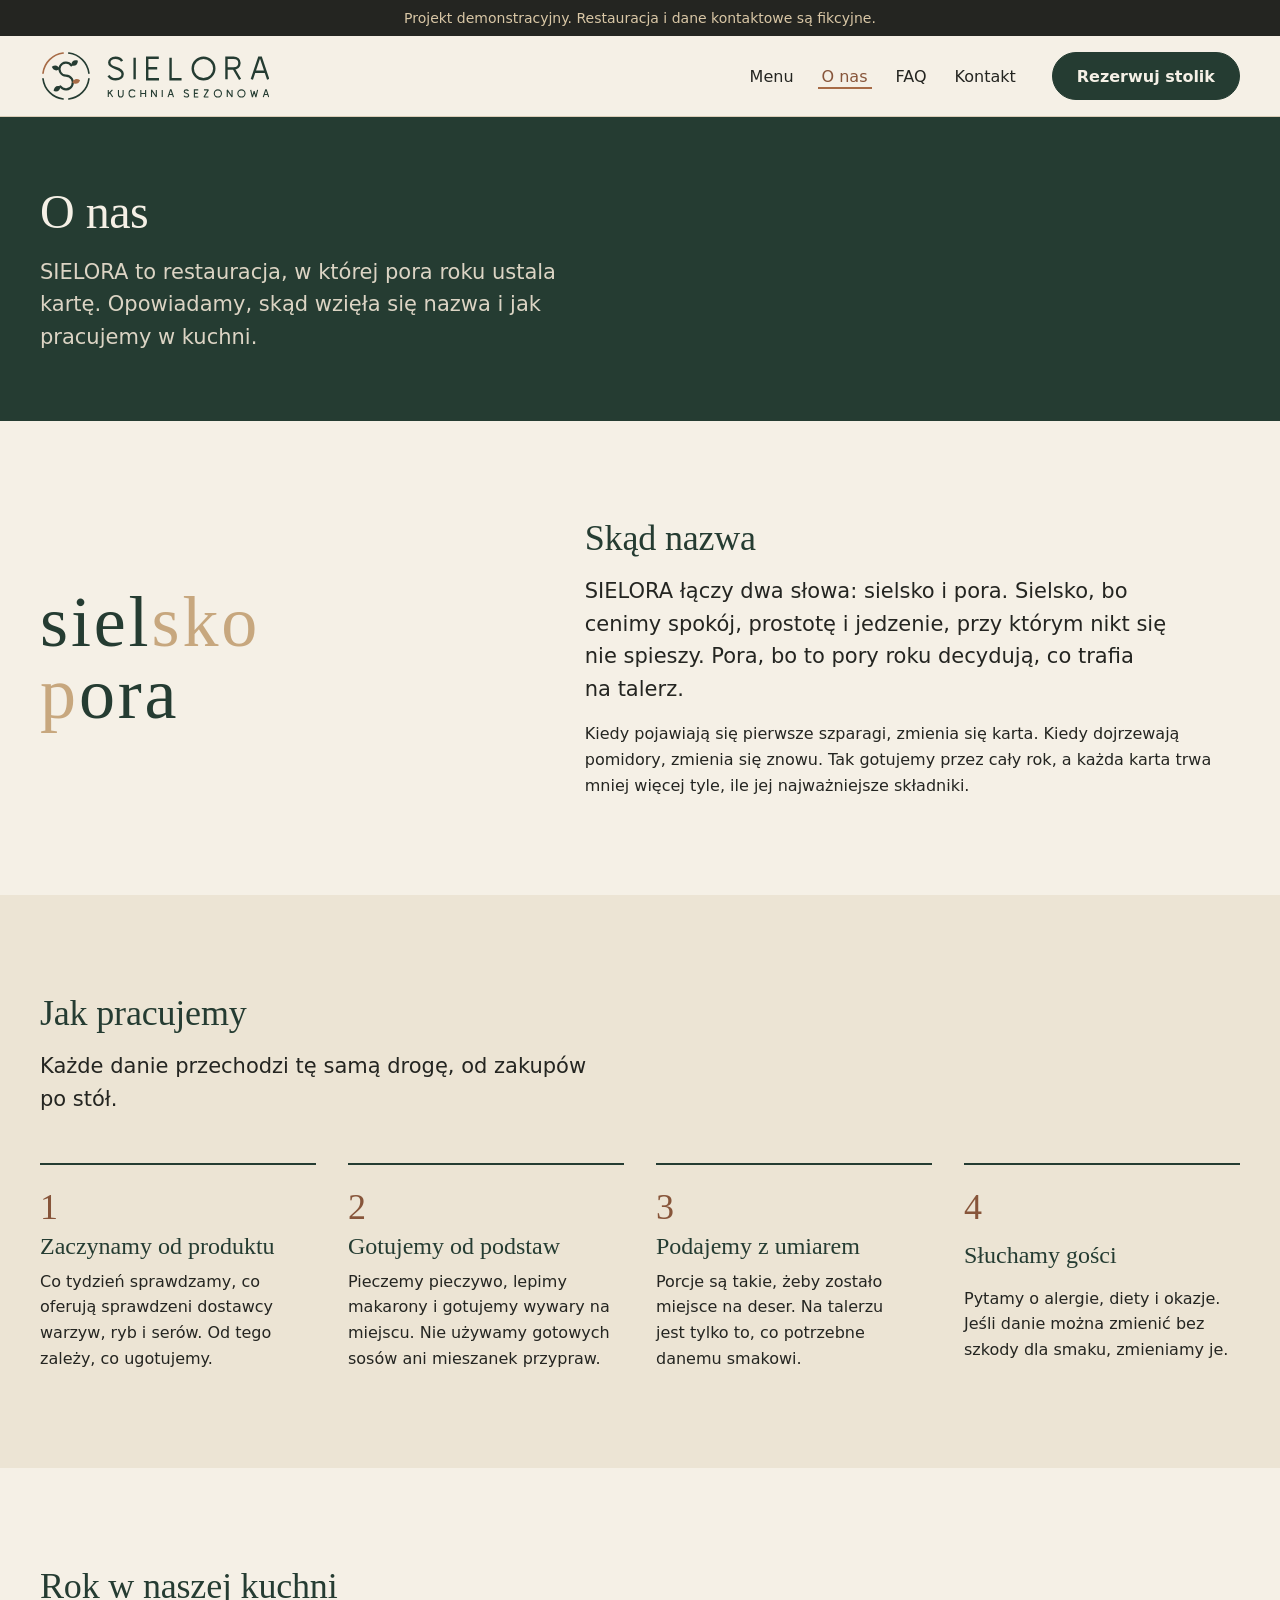
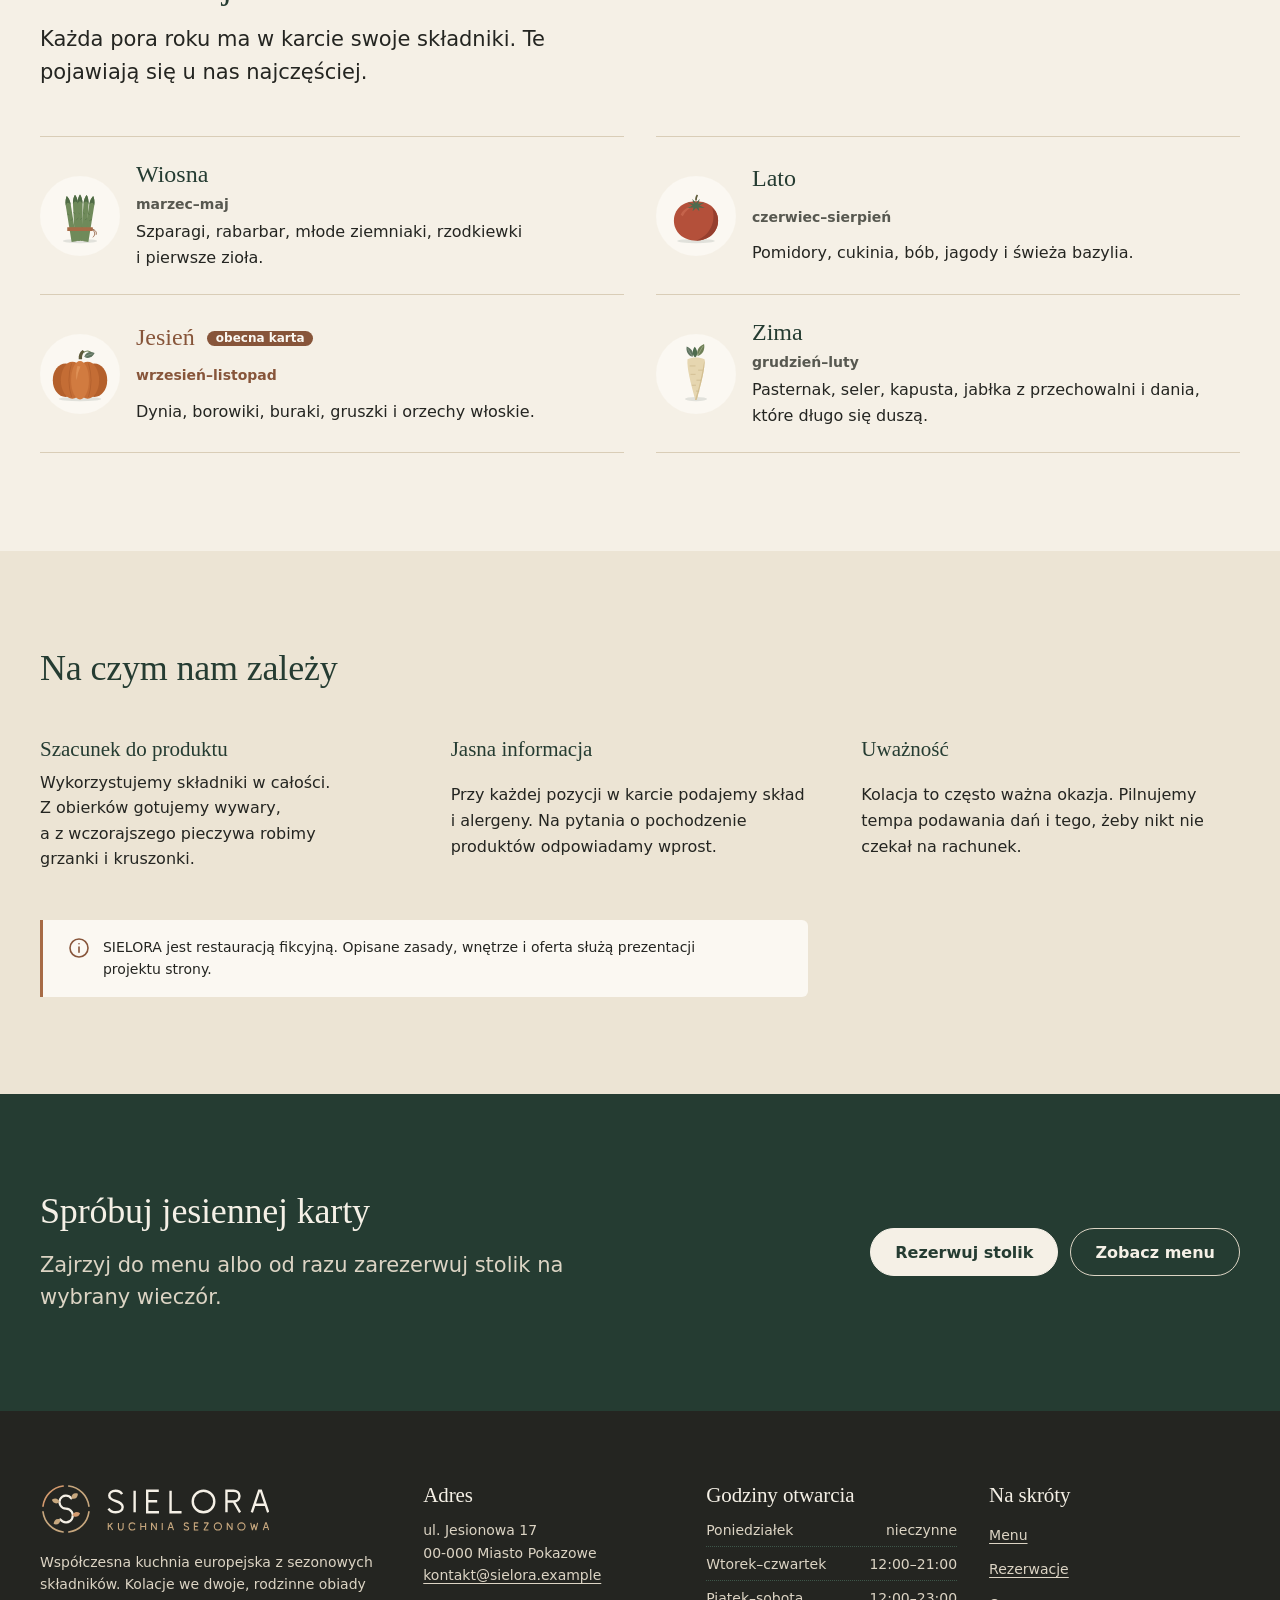
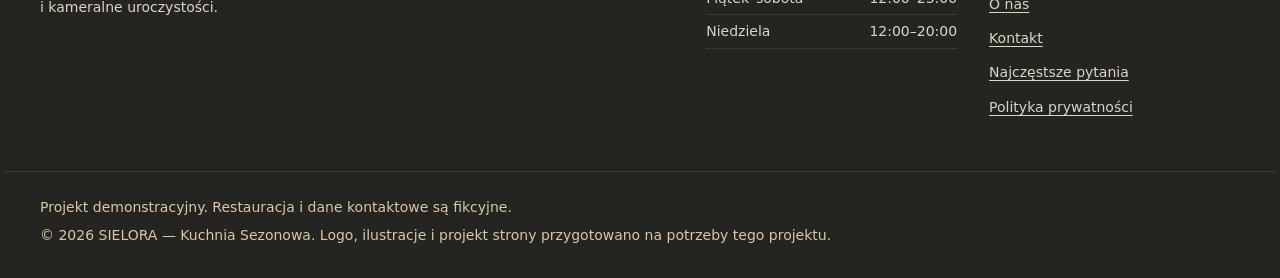
<file: o-nas.html>
<!doctype html>
<html lang="pl">
<head>
  <meta charset="utf-8">
  <meta name="viewport" content="width=device-width, initial-scale=1, viewport-fit=cover">
  <meta http-equiv="Content-Security-Policy" content="default-src 'none'; script-src 'self' 'sha256-/x7W7R75k8Roq0WaVRQX9blP4OufE5xbAdzklGxsgpw='; style-src 'self'; img-src 'self'; connect-src 'none'; base-uri 'none'; form-action 'none'">
  <title>O nas — SIELORA Kuchnia Sezonowa</title>
  <meta name="description" content="Poznaj SIELORĘ: skąd wzięła się nazwa, jak pracujemy w kuchni i jakie składniki przynosi każda pora roku. Restauracja z kuchnią sezonową.">
  <meta name="robots" content="noindex, nofollow">
  <meta name="color-scheme" content="light">
  <meta name="theme-color" content="#242521">
  <meta property="og:type" content="website">
  <meta property="og:locale" content="pl_PL">
  <meta property="og:site_name" content="SIELORA — Kuchnia Sezonowa">
  <meta property="og:title" content="O nas — SIELORA">
  <meta property="og:description" content="Poznaj SIELORĘ: skąd wzięła się nazwa, jak pracujemy w kuchni i jakie składniki przynosi każda pora roku. Restauracja z kuchnią sezonową.">
  <meta property="og:image" content="assets/images/branding/og-image.png">
  <meta property="og:image:width" content="1200">
  <meta property="og:image:height" content="630">
  <meta property="og:image:alt" content="Logo SIELORA i ilustracja talerza z jesiennym daniem na ciemnozielonym tle">
  <meta name="twitter:card" content="summary_large_image">
  <link rel="icon" href="assets/images/branding/favicon.svg" type="image/svg+xml">
  <link rel="apple-touch-icon" href="assets/images/branding/apple-touch-icon.png">
  <link rel="stylesheet" href="assets/css/style.css">
  <script>document.documentElement.classList.add('js');</script>
  <script src="assets/js/main.js" defer></script>
</head>
<body>
  <a class="skip-link" href="#tresc">Przejdź do treści</a>
  <aside class="demo-bar" aria-label="Informacja o projekcie">
    <p class="container">Projekt demonstracyjny. Restauracja i&nbsp;dane kontaktowe są fikcyjne.</p>
  </aside>
  <header class="site-header" data-header>
    <div class="container site-header__inner">
      <a class="brand" href="index.html">
        <img src="assets/images/branding/logo.svg" alt="SIELORA — Kuchnia Sezonowa, strona główna" width="229" height="52">
      </a>
      <button class="nav-toggle" type="button" aria-expanded="false" aria-controls="nawigacja" data-nav-toggle>
        <svg viewBox="0 0 24 24" aria-hidden="true" focusable="false" fill="none" stroke="currentColor" stroke-width="1.8" stroke-linecap="round"><path class="nav-toggle__line nav-toggle__line--top" d="M4 7h16"/><path class="nav-toggle__line nav-toggle__line--middle" d="M4 12h16"/><path class="nav-toggle__line nav-toggle__line--bottom" d="M4 17h16"/></svg>
        <span class="visually-hidden">Nawigacja</span>
      </button>
      <nav class="site-nav" id="nawigacja" aria-label="Główna">
        <ul class="site-nav__list">
          <li><a class="site-nav__link" href="menu.html">Menu</a></li>
          <li><a class="site-nav__link" href="o-nas.html" aria-current="page">O&nbsp;nas</a></li>
          <li><a class="site-nav__link" href="faq.html">FAQ</a></li>
          <li><a class="site-nav__link" href="kontakt.html">Kontakt</a></li>
          <li class="site-nav__cta"><a class="button" href="rezerwacje.html">Rezerwuj stolik</a></li>
        </ul>
      </nav>
    </div>
  </header>
  <main id="tresc" tabindex="-1">
    <section class="page-intro theme-dark" aria-labelledby="onas-tytul">
      <div class="container page-intro__inner">
        <h1 id="onas-tytul">O&nbsp;nas</h1>
        <p class="lead">SIELORA to restauracja, w&nbsp;której pora roku ustala kartę. Opowiadamy, skąd wzięła się nazwa i&nbsp;jak pracujemy w&nbsp;kuchni.</p>
      </div>
    </section>

    <section class="section" aria-labelledby="nazwa-tytul">
      <div class="container name-story">
        <p class="name-story__word" aria-hidden="true"><span>siel</span>sko<br>p<span>ora</span></p>
        <div class="stack">
          <h2 id="nazwa-tytul">Skąd nazwa</h2>
          <p class="lead">SIELORA łączy dwa słowa: sielsko i&nbsp;pora. Sielsko, bo cenimy spokój, prostotę i&nbsp;jedzenie, przy którym nikt się nie spieszy. Pora, bo to pory roku decydują, co trafia na talerz.</p>
          <p>Kiedy pojawiają się pierwsze szparagi, zmienia się karta. Kiedy dojrzewają pomidory, zmienia się znowu. Tak gotujemy przez cały rok, a&nbsp;każda karta trwa mniej więcej tyle, ile jej najważniejsze składniki.</p>
        </div>
      </div>
    </section>

    <section class="section section--deep" aria-labelledby="praca-tytul">
      <div class="container">
        <div class="section-head">
          <h2 id="praca-tytul">Jak pracujemy</h2>
          <p class="lead">Każde danie przechodzi tę samą drogę, od zakupów po stół.</p>
        </div>
        <ol class="process">
          <li><h3>Zaczynamy od produktu</h3><p>Co tydzień sprawdzamy, co oferują sprawdzeni dostawcy warzyw, ryb i&nbsp;serów. Od tego zależy, co ugotujemy.</p></li>
          <li><h3>Gotujemy od podstaw</h3><p>Pieczemy pieczywo, lepimy makarony i&nbsp;gotujemy wywary na miejscu. Nie używamy gotowych sosów ani mieszanek przypraw.</p></li>
          <li><h3>Podajemy z&nbsp;umiarem</h3><p>Porcje są takie, żeby zostało miejsce na deser. Na talerzu jest tylko to, co potrzebne danemu smakowi.</p></li>
          <li><h3>Słuchamy gości</h3><p>Pytamy o&nbsp;alergie, diety i&nbsp;okazje. Jeśli danie można zmienić bez szkody dla smaku, zmieniamy je.</p></li>
        </ol>
      </div>
    </section>

    <section class="section" aria-labelledby="rok-tytul">
      <div class="container">
        <div class="section-head">
          <h2 id="rok-tytul">Rok w&nbsp;naszej kuchni</h2>
          <p class="lead">Każda pora roku ma w&nbsp;karcie swoje składniki. Te pojawiają się u&nbsp;nas najczęściej.</p>
        </div>
        <ul class="seasons">
          <li>
            <img src="assets/images/ingredients/szparagi.svg" width="160" height="160" alt="" loading="lazy" decoding="async">
            <h3>Wiosna</h3>
            <p class="seasons__months">marzec–maj</p>
            <p>Szparagi, rabarbar, młode ziemniaki, rzodkiewki i&nbsp;pierwsze zioła.</p>
          </li>
          <li>
            <img src="assets/images/ingredients/pomidor.svg" width="160" height="160" alt="" loading="lazy" decoding="async">
            <h3>Lato</h3>
            <p class="seasons__months">czerwiec–sierpień</p>
            <p>Pomidory, cukinia, bób, jagody i&nbsp;świeża bazylia.</p>
          </li>
          <li class="is-current">
            <img src="assets/images/ingredients/dynia.svg" width="160" height="160" alt="" loading="lazy" decoding="async">
            <h3>Jesień <span class="seasons__now">obecna karta</span></h3>
            <p class="seasons__months">wrzesień–listopad</p>
            <p>Dynia, borowiki, buraki, gruszki i&nbsp;orzechy włoskie.</p>
          </li>
          <li>
            <img src="assets/images/ingredients/pasternak.svg" width="160" height="160" alt="" loading="lazy" decoding="async">
            <h3>Zima</h3>
            <p class="seasons__months">grudzień–luty</p>
            <p>Pasternak, seler, kapusta, jabłka z&nbsp;przechowalni i&nbsp;dania, które długo się duszą.</p>
          </li>
        </ul>
      </div>
    </section>

    <section class="section section--deep" aria-labelledby="wartosci-tytul">
      <div class="container stack stack--xl">
        <h2 id="wartosci-tytul">Na czym nam zależy</h2>
        <ul class="values">
          <li><h3>Szacunek do produktu</h3><p>Wykorzystujemy składniki w&nbsp;całości. Z&nbsp;obierków gotujemy wywary, a&nbsp;z&nbsp;wczorajszego pieczywa robimy grzanki i&nbsp;kruszonki.</p></li>
          <li><h3>Jasna informacja</h3><p>Przy każdej pozycji w&nbsp;karcie podajemy skład i&nbsp;alergeny. Na pytania o&nbsp;pochodzenie produktów odpowiadamy wprost.</p></li>
          <li><h3>Uważność</h3><p>Kolacja to często ważna okazja. Pilnujemy tempa podawania dań i&nbsp;tego, żeby nikt nie czekał na rachunek.</p></li>
        </ul>
        <p class="notice"><svg class="icon" viewBox="0 0 24 24" aria-hidden="true" focusable="false"><circle cx="12" cy="12" r="9"/><path d="M12 11v5.2M12 7.8h.01"/></svg><span>SIELORA jest restauracją fikcyjną. Opisane zasady, wnętrze i&nbsp;oferta służą prezentacji projektu strony.</span></p>
      </div>
    </section>

    <section class="section theme-dark" aria-labelledby="zaproszenie-tytul">
      <div class="container cta-band__inner">
        <div class="stack">
          <h2 id="zaproszenie-tytul">Spróbuj jesiennej karty</h2>
          <p class="lead">Zajrzyj do menu albo od razu zarezerwuj stolik na wybrany wieczór.</p>
        </div>
        <div class="button-row">
          <a class="button button--light" href="rezerwacje.html">Rezerwuj stolik</a>
          <a class="button button--outline-light" href="menu.html">Zobacz menu</a>
        </div>
      </div>
    </section>
  </main>

  <footer class="site-footer">
    <div class="container site-footer__grid">
      <div class="site-footer__brand">
        <img src="assets/images/branding/logo-inverse.svg" alt="SIELORA — Kuchnia Sezonowa" width="229" height="52" loading="lazy" decoding="async">
        <p>Współczesna kuchnia europejska z&nbsp;sezonowych składników. Kolacje we dwoje, rodzinne obiady i&nbsp;kameralne uroczystości.</p>
      </div>
      <div>
        <h2 class="site-footer__title">Adres</h2>
        <address>
          ul.&nbsp;Jesionowa 17<br>
          00-000 Miasto Pokazowe<br>
          <a class="email" href="mailto:kontakt@sielora.example">kontakt@sielora.example</a>
        </address>
      </div>
      <div>
        <h2 class="site-footer__title">Godziny otwarcia</h2>
        <dl class="compact-hours"><div><dt>Poniedziałek</dt><dd>nieczynne</dd></div><div><dt>Wtorek–czwartek</dt><dd>12:00–21:00</dd></div><div><dt>Piątek–sobota</dt><dd>12:00–23:00</dd></div><div><dt>Niedziela</dt><dd>12:00–20:00</dd></div></dl>
      </div>
      <nav aria-label="Stopka">
        <h2 class="site-footer__title">Na skróty</h2>
        <ul>
          <li><a href="menu.html">Menu</a></li>
          <li><a href="rezerwacje.html">Rezerwacje</a></li>
          <li><a href="o-nas.html">O&nbsp;nas</a></li>
          <li><a href="kontakt.html">Kontakt</a></li>
          <li><a href="faq.html">Najczęstsze pytania</a></li>
          <li><a href="polityka-prywatnosci.html">Polityka prywatności</a></li>
        </ul>
      </nav>
    </div>
    <div class="container site-footer__legal">
      <p>Projekt demonstracyjny. Restauracja i&nbsp;dane kontaktowe są fikcyjne.</p>
      <p>© 2026 SIELORA — Kuchnia Sezonowa. Logo, ilustracje i&nbsp;projekt strony przygotowano na potrzeby tego projektu.</p>
    </div>
  </footer>
</body>
</html>
</file>
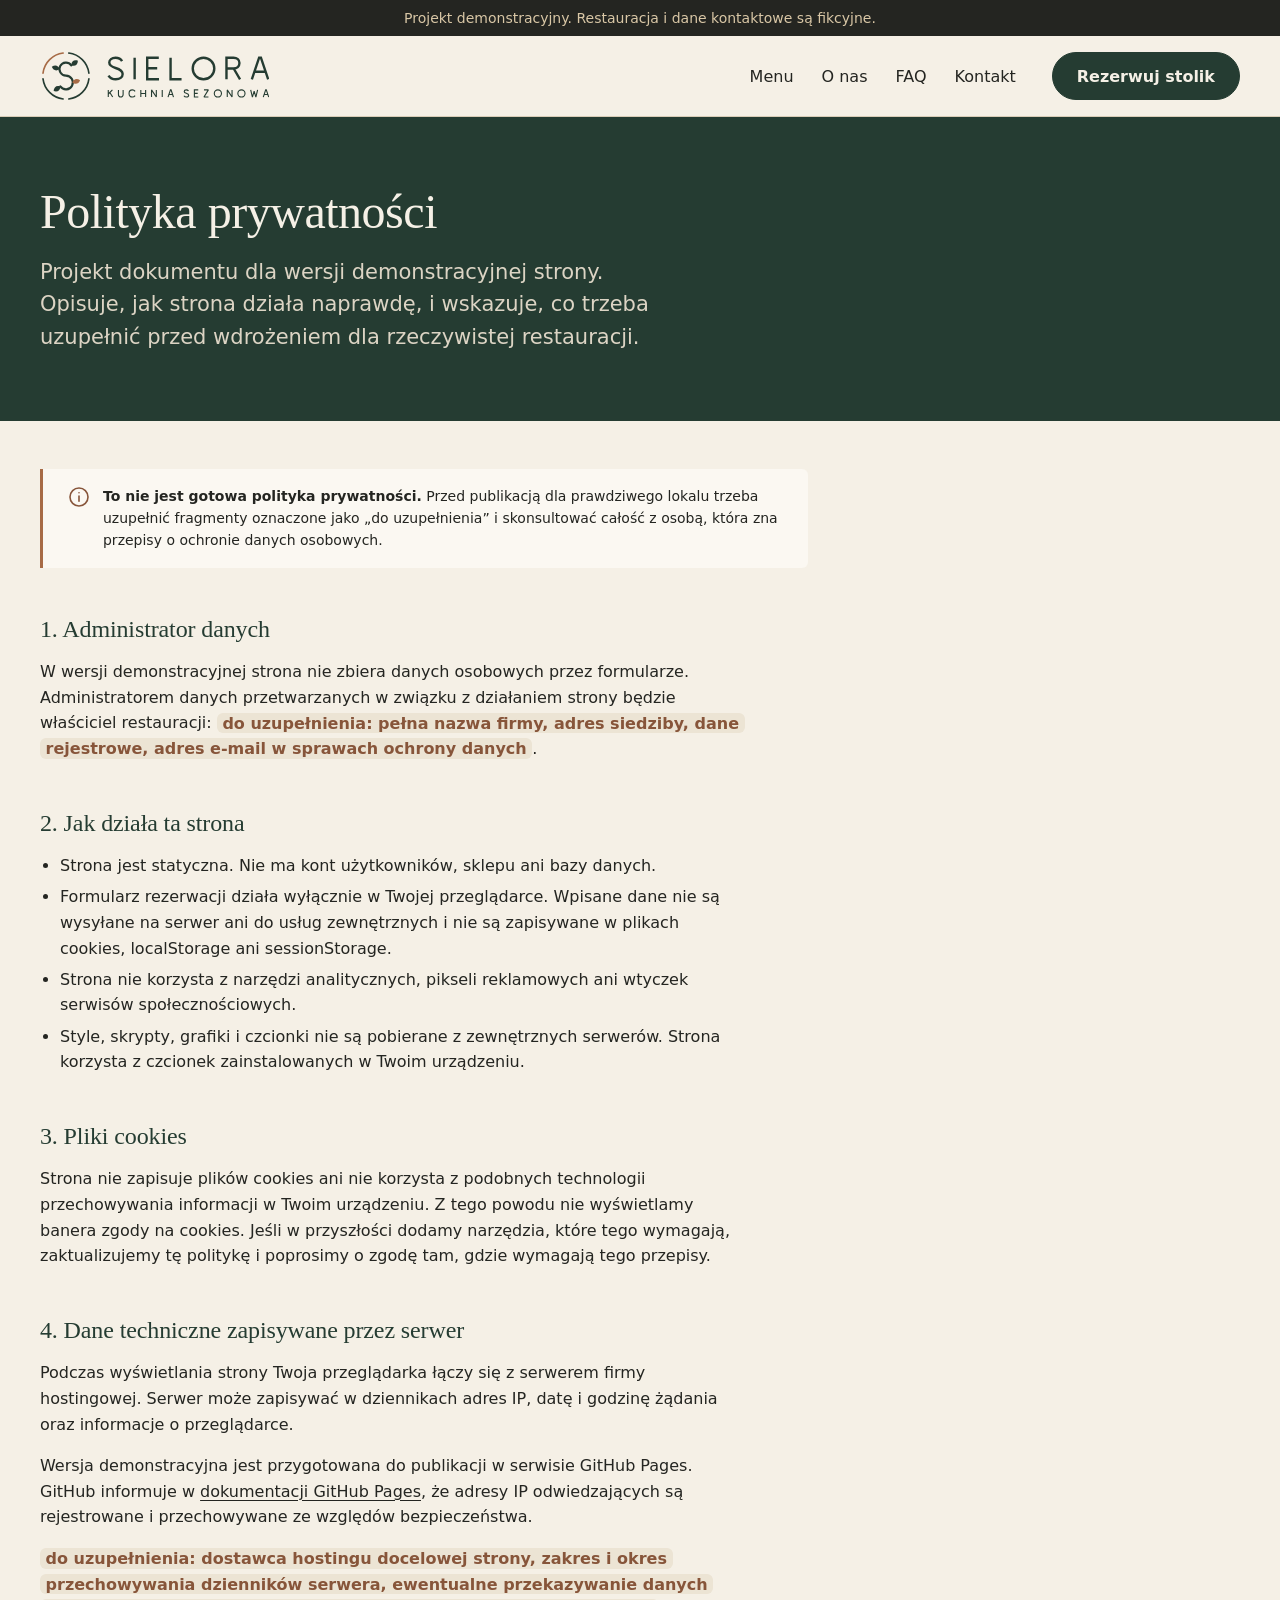
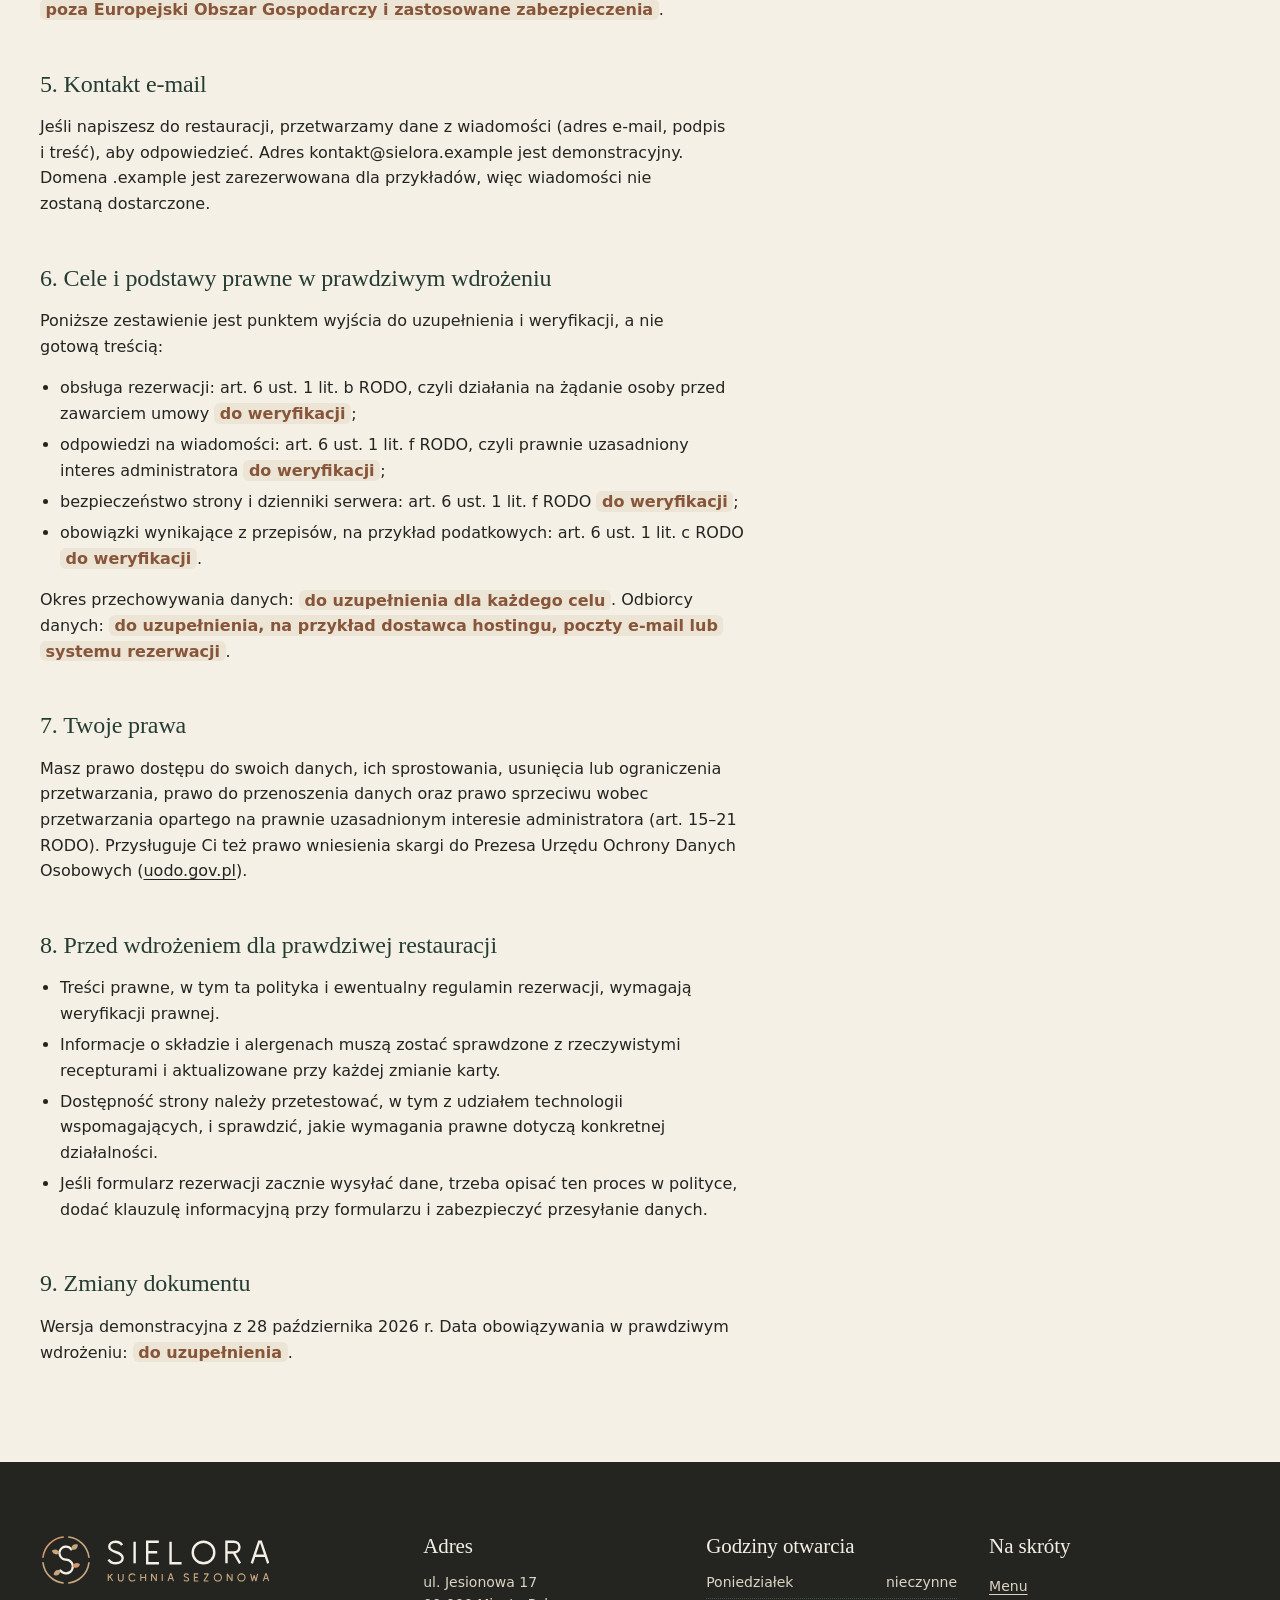
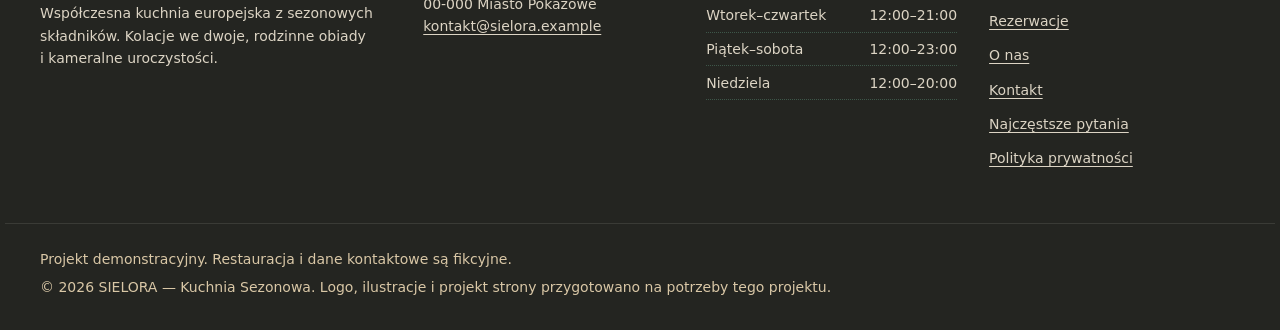
<file: polityka-prywatnosci.html>
<!doctype html>
<html lang="pl">
<head>
  <meta charset="utf-8">
  <meta name="viewport" content="width=device-width, initial-scale=1, viewport-fit=cover">
  <meta http-equiv="Content-Security-Policy" content="default-src 'none'; script-src 'self' 'sha256-/x7W7R75k8Roq0WaVRQX9blP4OufE5xbAdzklGxsgpw='; style-src 'self'; img-src 'self'; connect-src 'none'; base-uri 'none'; form-action 'none'">
  <title>Polityka prywatności — SIELORA Kuchnia Sezonowa</title>
  <meta name="description" content="Projekt polityki prywatności strony SIELORA: strona bez cookies i narzędzi śledzących, formularz bez wysyłania danych oraz lista elementów do uzupełnienia.">
  <meta name="robots" content="noindex, nofollow">
  <meta name="color-scheme" content="light">
  <meta name="theme-color" content="#242521">
  <meta property="og:type" content="website">
  <meta property="og:locale" content="pl_PL">
  <meta property="og:site_name" content="SIELORA — Kuchnia Sezonowa">
  <meta property="og:title" content="Polityka prywatności — SIELORA">
  <meta property="og:description" content="Projekt polityki prywatności strony SIELORA: strona bez cookies i narzędzi śledzących, formularz bez wysyłania danych oraz lista elementów do uzupełnienia.">
  <meta property="og:image" content="assets/images/branding/og-image.png">
  <meta property="og:image:width" content="1200">
  <meta property="og:image:height" content="630">
  <meta property="og:image:alt" content="Logo SIELORA i ilustracja talerza z jesiennym daniem na ciemnozielonym tle">
  <meta name="twitter:card" content="summary_large_image">
  <link rel="icon" href="assets/images/branding/favicon.svg" type="image/svg+xml">
  <link rel="apple-touch-icon" href="assets/images/branding/apple-touch-icon.png">
  <link rel="stylesheet" href="assets/css/style.css">
  <script>document.documentElement.classList.add('js');</script>
  <script src="assets/js/main.js" defer></script>
</head>
<body>
  <a class="skip-link" href="#tresc">Przejdź do treści</a>
  <aside class="demo-bar" aria-label="Informacja o projekcie">
    <p class="container">Projekt demonstracyjny. Restauracja i&nbsp;dane kontaktowe są fikcyjne.</p>
  </aside>
  <header class="site-header" data-header>
    <div class="container site-header__inner">
      <a class="brand" href="index.html">
        <img src="assets/images/branding/logo.svg" alt="SIELORA — Kuchnia Sezonowa, strona główna" width="229" height="52">
      </a>
      <button class="nav-toggle" type="button" aria-expanded="false" aria-controls="nawigacja" data-nav-toggle>
        <svg viewBox="0 0 24 24" aria-hidden="true" focusable="false" fill="none" stroke="currentColor" stroke-width="1.8" stroke-linecap="round"><path class="nav-toggle__line nav-toggle__line--top" d="M4 7h16"/><path class="nav-toggle__line nav-toggle__line--middle" d="M4 12h16"/><path class="nav-toggle__line nav-toggle__line--bottom" d="M4 17h16"/></svg>
        <span class="visually-hidden">Nawigacja</span>
      </button>
      <nav class="site-nav" id="nawigacja" aria-label="Główna">
        <ul class="site-nav__list">
          <li><a class="site-nav__link" href="menu.html">Menu</a></li>
          <li><a class="site-nav__link" href="o-nas.html">O&nbsp;nas</a></li>
          <li><a class="site-nav__link" href="faq.html">FAQ</a></li>
          <li><a class="site-nav__link" href="kontakt.html">Kontakt</a></li>
          <li class="site-nav__cta"><a class="button" href="rezerwacje.html">Rezerwuj stolik</a></li>
        </ul>
      </nav>
    </div>
  </header>
  <main id="tresc" tabindex="-1">
    <section class="page-intro theme-dark" aria-labelledby="polityka-tytul">
      <div class="container page-intro__inner">
        <h1 id="polityka-tytul">Polityka prywatności</h1>
        <p class="lead">Projekt dokumentu dla wersji demonstracyjnej strony. Opisuje, jak strona działa naprawdę, i&nbsp;wskazuje, co trzeba uzupełnić przed wdrożeniem dla rzeczywistej restauracji.</p>
      </div>
    </section>

    <div class="section section--snug">
      <div class="container stack stack--xl">
        <p class="notice"><svg class="icon" viewBox="0 0 24 24" aria-hidden="true" focusable="false"><circle cx="12" cy="12" r="9"/><path d="M12 11v5.2M12 7.8h.01"/></svg><span><strong>To nie jest gotowa polityka prywatności.</strong> Przed publikacją dla prawdziwego lokalu trzeba uzupełnić fragmenty oznaczone jako „do uzupełnienia” i&nbsp;skonsultować całość z&nbsp;osobą, która zna przepisy o&nbsp;ochronie danych osobowych.</span></p>
        <article class="prose" aria-labelledby="polityka-tytul">
          <h2>1. Administrator danych</h2>
          <p>W&nbsp;wersji demonstracyjnej strona nie zbiera danych osobowych przez formularze. Administratorem danych przetwarzanych w&nbsp;związku z&nbsp;działaniem strony będzie właściciel restauracji: <span class="placeholder">do uzupełnienia: pełna nazwa firmy, adres siedziby, dane rejestrowe, adres e-mail w&nbsp;sprawach ochrony danych</span>.</p>

          <h2>2. Jak działa ta strona</h2>
          <ul>
            <li>Strona jest statyczna. Nie ma kont użytkowników, sklepu ani bazy danych.</li>
            <li>Formularz rezerwacji działa wyłącznie w&nbsp;Twojej przeglądarce. Wpisane dane nie są wysyłane na serwer ani do usług zewnętrznych i&nbsp;nie są zapisywane w&nbsp;plikach cookies, localStorage ani sessionStorage.</li>
            <li>Strona nie korzysta z&nbsp;narzędzi analitycznych, pikseli reklamowych ani wtyczek serwisów społecznościowych.</li>
            <li>Style, skrypty, grafiki i&nbsp;czcionki nie są pobierane z&nbsp;zewnętrznych serwerów. Strona korzysta z&nbsp;czcionek zainstalowanych w&nbsp;Twoim urządzeniu.</li>
          </ul>

          <h2>3. Pliki cookies</h2>
          <p>Strona nie zapisuje plików cookies ani nie korzysta z&nbsp;podobnych technologii przechowywania informacji w&nbsp;Twoim urządzeniu. Z&nbsp;tego powodu nie wyświetlamy banera zgody na cookies. Jeśli w&nbsp;przyszłości dodamy narzędzia, które tego wymagają, zaktualizujemy tę politykę i&nbsp;poprosimy o&nbsp;zgodę tam, gdzie wymagają tego przepisy.</p>

          <h2>4. Dane techniczne zapisywane przez serwer</h2>
          <p>Podczas wyświetlania strony Twoja przeglądarka łączy się z&nbsp;serwerem firmy hostingowej. Serwer może zapisywać w&nbsp;dziennikach adres IP, datę i&nbsp;godzinę żądania oraz informacje o&nbsp;przeglądarce.</p>
          <p>Wersja demonstracyjna jest przygotowana do publikacji w&nbsp;serwisie GitHub Pages. GitHub informuje w&nbsp;<a href="https://docs.github.com/en/pages/getting-started-with-github-pages/about-github-pages">dokumentacji GitHub Pages</a>, że adresy IP odwiedzających są rejestrowane i&nbsp;przechowywane ze względów bezpieczeństwa.</p>
          <p><span class="placeholder">do uzupełnienia: dostawca hostingu docelowej strony, zakres i&nbsp;okres przechowywania dzienników serwera, ewentualne przekazywanie danych poza Europejski Obszar Gospodarczy i&nbsp;zastosowane zabezpieczenia</span>.</p>

          <h2>5. Kontakt e-mail</h2>
          <p>Jeśli napiszesz do restauracji, przetwarzamy dane z&nbsp;wiadomości (adres e-mail, podpis i&nbsp;treść), aby odpowiedzieć. Adres kontakt@sielora.example jest demonstracyjny. Domena .example jest zarezerwowana dla przykładów, więc wiadomości nie zostaną dostarczone.</p>

          <h2>6. Cele i&nbsp;podstawy prawne w&nbsp;prawdziwym wdrożeniu</h2>
          <p>Poniższe zestawienie jest punktem wyjścia do uzupełnienia i&nbsp;weryfikacji, a&nbsp;nie gotową treścią:</p>
          <ul>
            <li>obsługa rezerwacji: art.&nbsp;6 ust.&nbsp;1 lit.&nbsp;b RODO, czyli działania na żądanie osoby przed zawarciem umowy <span class="placeholder">do weryfikacji</span>;</li>
            <li>odpowiedzi na wiadomości: art.&nbsp;6 ust.&nbsp;1 lit.&nbsp;f RODO, czyli prawnie uzasadniony interes administratora <span class="placeholder">do weryfikacji</span>;</li>
            <li>bezpieczeństwo strony i&nbsp;dzienniki serwera: art.&nbsp;6 ust.&nbsp;1 lit.&nbsp;f RODO <span class="placeholder">do weryfikacji</span>;</li>
            <li>obowiązki wynikające z&nbsp;przepisów, na przykład podatkowych: art.&nbsp;6 ust.&nbsp;1 lit.&nbsp;c RODO <span class="placeholder">do weryfikacji</span>.</li>
          </ul>
          <p>Okres przechowywania danych: <span class="placeholder">do uzupełnienia dla każdego celu</span>. Odbiorcy danych: <span class="placeholder">do uzupełnienia, na przykład dostawca hostingu, poczty e-mail lub systemu rezerwacji</span>.</p>

          <h2>7. Twoje prawa</h2>
          <p>Masz prawo dostępu do swoich danych, ich sprostowania, usunięcia lub ograniczenia przetwarzania, prawo do przenoszenia danych oraz prawo sprzeciwu wobec przetwarzania opartego na prawnie uzasadnionym interesie administratora (art.&nbsp;15–21 RODO). Przysługuje Ci też prawo wniesienia skargi do Prezesa Urzędu Ochrony Danych Osobowych (<a href="https://uodo.gov.pl/">uodo.gov.pl</a>).</p>

          <h2>8. Przed wdrożeniem dla prawdziwej restauracji</h2>
          <ul>
            <li>Treści prawne, w&nbsp;tym ta polityka i&nbsp;ewentualny regulamin rezerwacji, wymagają weryfikacji prawnej.</li>
            <li>Informacje o&nbsp;składzie i&nbsp;alergenach muszą zostać sprawdzone z&nbsp;rzeczywistymi recepturami i&nbsp;aktualizowane przy każdej zmianie karty.</li>
            <li>Dostępność strony należy przetestować, w&nbsp;tym z&nbsp;udziałem technologii wspomagających, i&nbsp;sprawdzić, jakie wymagania prawne dotyczą konkretnej działalności.</li>
            <li>Jeśli formularz rezerwacji zacznie wysyłać dane, trzeba opisać ten proces w&nbsp;polityce, dodać klauzulę informacyjną przy formularzu i&nbsp;zabezpieczyć przesyłanie danych.</li>
          </ul>

          <h2>9. Zmiany dokumentu</h2>
          <p>Wersja demonstracyjna z&nbsp;28 października 2026&nbsp;r. Data obowiązywania w&nbsp;prawdziwym wdrożeniu: <span class="placeholder">do uzupełnienia</span>.</p>
        </article>
      </div>
    </div>
  </main>

  <footer class="site-footer">
    <div class="container site-footer__grid">
      <div class="site-footer__brand">
        <img src="assets/images/branding/logo-inverse.svg" alt="SIELORA — Kuchnia Sezonowa" width="229" height="52" loading="lazy" decoding="async">
        <p>Współczesna kuchnia europejska z&nbsp;sezonowych składników. Kolacje we dwoje, rodzinne obiady i&nbsp;kameralne uroczystości.</p>
      </div>
      <div>
        <h2 class="site-footer__title">Adres</h2>
        <address>
          ul.&nbsp;Jesionowa 17<br>
          00-000 Miasto Pokazowe<br>
          <a class="email" href="mailto:kontakt@sielora.example">kontakt@sielora.example</a>
        </address>
      </div>
      <div>
        <h2 class="site-footer__title">Godziny otwarcia</h2>
        <dl class="compact-hours"><div><dt>Poniedziałek</dt><dd>nieczynne</dd></div><div><dt>Wtorek–czwartek</dt><dd>12:00–21:00</dd></div><div><dt>Piątek–sobota</dt><dd>12:00–23:00</dd></div><div><dt>Niedziela</dt><dd>12:00–20:00</dd></div></dl>
      </div>
      <nav aria-label="Stopka">
        <h2 class="site-footer__title">Na skróty</h2>
        <ul>
          <li><a href="menu.html">Menu</a></li>
          <li><a href="rezerwacje.html">Rezerwacje</a></li>
          <li><a href="o-nas.html">O&nbsp;nas</a></li>
          <li><a href="kontakt.html">Kontakt</a></li>
          <li><a href="faq.html">Najczęstsze pytania</a></li>
          <li><a href="polityka-prywatnosci.html">Polityka prywatności</a></li>
        </ul>
      </nav>
    </div>
    <div class="container site-footer__legal">
      <p>Projekt demonstracyjny. Restauracja i&nbsp;dane kontaktowe są fikcyjne.</p>
      <p>© 2026 SIELORA — Kuchnia Sezonowa. Logo, ilustracje i&nbsp;projekt strony przygotowano na potrzeby tego projektu.</p>
    </div>
  </footer>
</body>
</html>
</file>
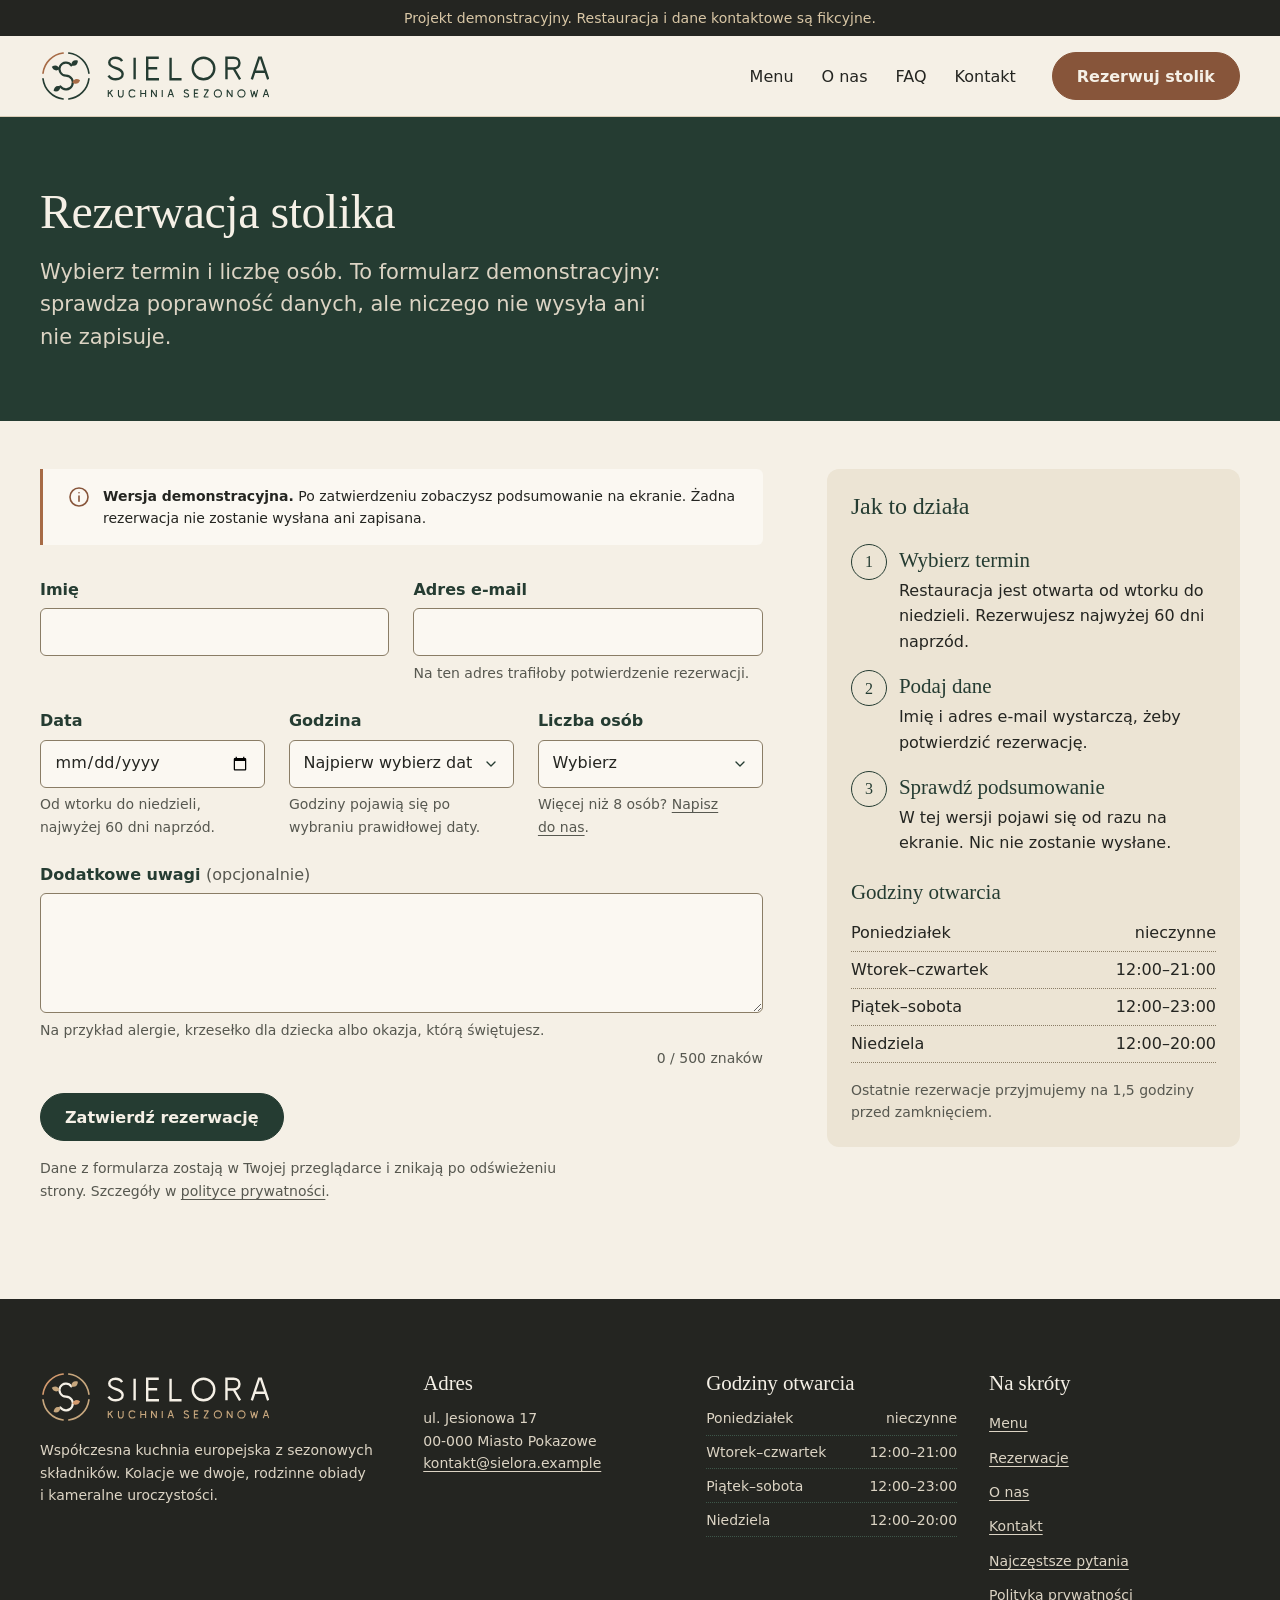
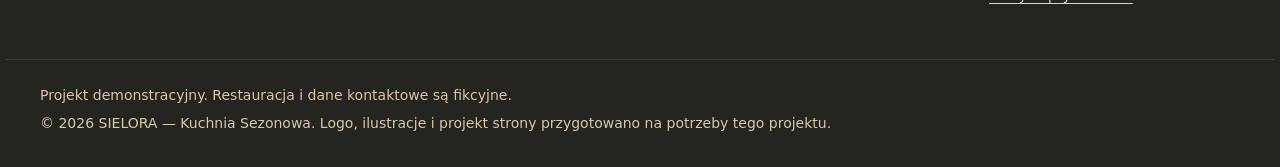
<file: rezerwacje.html>
<!doctype html>
<html lang="pl">
<head>
  <meta charset="utf-8">
  <meta name="viewport" content="width=device-width, initial-scale=1, viewport-fit=cover">
  <meta http-equiv="Content-Security-Policy" content="default-src 'none'; script-src 'self' 'sha256-/x7W7R75k8Roq0WaVRQX9blP4OufE5xbAdzklGxsgpw='; style-src 'self'; img-src 'self'; connect-src 'none'; base-uri 'none'; form-action 'none'">
  <title>Rezerwacja stolika — SIELORA Kuchnia Sezonowa</title>
  <meta name="description" content="Zarezerwuj stolik w SIELORZE: wybierz dzień, godzinę i liczbę osób. Demonstracyjny formularz z walidacją, który nie wysyła ani nie zapisuje danych.">
  <meta name="robots" content="noindex, nofollow">
  <meta name="color-scheme" content="light">
  <meta name="theme-color" content="#242521">
  <meta property="og:type" content="website">
  <meta property="og:locale" content="pl_PL">
  <meta property="og:site_name" content="SIELORA — Kuchnia Sezonowa">
  <meta property="og:title" content="Rezerwacja stolika — SIELORA">
  <meta property="og:description" content="Zarezerwuj stolik w SIELORZE: wybierz dzień, godzinę i liczbę osób. Demonstracyjny formularz z walidacją, który nie wysyła ani nie zapisuje danych.">
  <meta property="og:image" content="assets/images/branding/og-image.png">
  <meta property="og:image:width" content="1200">
  <meta property="og:image:height" content="630">
  <meta property="og:image:alt" content="Logo SIELORA i ilustracja talerza z jesiennym daniem na ciemnozielonym tle">
  <meta name="twitter:card" content="summary_large_image">
  <link rel="icon" href="assets/images/branding/favicon.svg" type="image/svg+xml">
  <link rel="apple-touch-icon" href="assets/images/branding/apple-touch-icon.png">
  <link rel="stylesheet" href="assets/css/style.css">
  <script>document.documentElement.classList.add('js');</script>
  <script src="assets/js/main.js" defer></script>
  <script src="assets/js/reservations.js" defer></script>
</head>
<body>
  <a class="skip-link" href="#tresc">Przejdź do treści</a>
  <aside class="demo-bar" aria-label="Informacja o projekcie">
    <p class="container">Projekt demonstracyjny. Restauracja i&nbsp;dane kontaktowe są fikcyjne.</p>
  </aside>
  <header class="site-header" data-header>
    <div class="container site-header__inner">
      <a class="brand" href="index.html">
        <img src="assets/images/branding/logo.svg" alt="SIELORA — Kuchnia Sezonowa, strona główna" width="229" height="52">
      </a>
      <button class="nav-toggle" type="button" aria-expanded="false" aria-controls="nawigacja" data-nav-toggle>
        <svg viewBox="0 0 24 24" aria-hidden="true" focusable="false" fill="none" stroke="currentColor" stroke-width="1.8" stroke-linecap="round"><path class="nav-toggle__line nav-toggle__line--top" d="M4 7h16"/><path class="nav-toggle__line nav-toggle__line--middle" d="M4 12h16"/><path class="nav-toggle__line nav-toggle__line--bottom" d="M4 17h16"/></svg>
        <span class="visually-hidden">Nawigacja</span>
      </button>
      <nav class="site-nav" id="nawigacja" aria-label="Główna">
        <ul class="site-nav__list">
          <li><a class="site-nav__link" href="menu.html">Menu</a></li>
          <li><a class="site-nav__link" href="o-nas.html">O&nbsp;nas</a></li>
          <li><a class="site-nav__link" href="faq.html">FAQ</a></li>
          <li><a class="site-nav__link" href="kontakt.html">Kontakt</a></li>
          <li class="site-nav__cta"><a class="button" href="rezerwacje.html" aria-current="page">Rezerwuj stolik</a></li>
        </ul>
      </nav>
    </div>
  </header>
  <main id="tresc" tabindex="-1">
    <section class="page-intro theme-dark" aria-labelledby="rezerwacje-tytul">
      <div class="container page-intro__inner">
        <h1 id="rezerwacje-tytul">Rezerwacja stolika</h1>
        <p class="lead">Wybierz termin i&nbsp;liczbę osób. To formularz demonstracyjny: sprawdza poprawność danych, ale niczego nie wysyła ani nie zapisuje.</p>
      </div>
    </section>

    <div class="section section--snug">
      <div class="container reservation">
        <div class="stack stack--l">
          <p class="notice"><svg class="icon" viewBox="0 0 24 24" aria-hidden="true" focusable="false"><circle cx="12" cy="12" r="9"/><path d="M12 11v5.2M12 7.8h.01"/></svg><span><strong>Wersja demonstracyjna.</strong> Po zatwierdzeniu zobaczysz podsumowanie na ekranie. Żadna rezerwacja nie zostanie wysłana ani zapisana.</span></p>
          <form class="form" id="formularz-rezerwacji" novalidate data-reservation-form aria-labelledby="formularz-tytul">
            <h2 class="visually-hidden" id="formularz-tytul">Formularz rezerwacji</h2>
            <div class="error-summary" data-error-summary tabindex="-1" role="region" aria-labelledby="bledy-tytul" hidden>
              <h2 id="bledy-tytul">Formularz wymaga poprawek</h2>
              <ul data-error-list></ul>
            </div>
            <div class="form__row form__row--split">
              <div class="field">
                <label for="imie">Imię</label>
                <input id="imie" name="imie" type="text" autocomplete="given-name" maxlength="60" required aria-describedby="imie-blad">
                <p class="field__error" id="imie-blad" hidden></p>
              </div>
              <div class="field">
                <label for="email">Adres e-mail</label>
                <input id="email" name="email" type="email" autocomplete="email" inputmode="email" maxlength="120" spellcheck="false" required aria-describedby="email-podpowiedz email-blad">
                <p class="field__hint" id="email-podpowiedz">Na ten adres trafiłoby potwierdzenie rezerwacji.</p>
                <p class="field__error" id="email-blad" hidden></p>
              </div>
            </div>
            <div class="form__row form__row--thirds">
              <div class="field">
                <label for="data">Data</label>
                <input id="data" name="data" type="date" required aria-describedby="data-podpowiedz data-blad">
                <p class="field__hint" id="data-podpowiedz">Od wtorku do niedzieli, najwyżej 60&nbsp;dni naprzód.</p>
                <p class="field__error" id="data-blad" hidden></p>
              </div>
              <div class="field">
                <label for="godzina">Godzina</label>
                <select id="godzina" name="godzina" required aria-describedby="godzina-podpowiedz godzina-blad">
                  <option value="">Najpierw wybierz datę</option>
                </select>
                <p class="field__hint" id="godzina-podpowiedz" data-time-hint aria-live="polite">Godziny pojawią się po wybraniu daty.</p>
                <p class="field__error" id="godzina-blad" hidden></p>
              </div>
              <div class="field">
                <label for="liczba-osob">Liczba osób</label>
                <select id="liczba-osob" name="liczba-osob" required aria-describedby="liczba-osob-podpowiedz liczba-osob-blad">
                  <option value="">Wybierz</option>
                  <option value="1">1&nbsp;osoba</option><option value="2">2&nbsp;osoby</option><option value="3">3&nbsp;osoby</option><option value="4">4&nbsp;osoby</option><option value="5">5&nbsp;osób</option><option value="6">6&nbsp;osób</option><option value="7">7&nbsp;osób</option><option value="8">8&nbsp;osób</option>
                </select>
                <p class="field__hint" id="liczba-osob-podpowiedz">Więcej niż 8&nbsp;osób? <a href="kontakt.html#wydarzenia">Napisz do nas</a>.</p>
                <p class="field__error" id="liczba-osob-blad" hidden></p>
              </div>
            </div>
            <div class="field">
              <label for="uwagi">Dodatkowe uwagi <span class="field__optional">(opcjonalnie)</span></label>
              <textarea id="uwagi" name="uwagi" rows="4" maxlength="500" aria-describedby="uwagi-podpowiedz uwagi-licznik"></textarea>
              <p class="field__hint" id="uwagi-podpowiedz">Na przykład alergie, krzesełko dla dziecka albo okazja, którą świętujesz.</p>
              <p class="field__counter" id="uwagi-licznik" data-counter>0 / 500 znaków</p>
            </div>
            <div class="form__actions">
              <button type="submit" class="button" data-submit disabled>Zatwierdź rezerwację</button>
              <p class="form__privacy">Dane z&nbsp;formularza zostają w&nbsp;Twojej przeglądarce i&nbsp;znikają po odświeżeniu strony. Szczegóły w&nbsp;<a href="polityka-prywatnosci.html">polityce prywatności</a>.</p>
            </div>
          </form>
          <div class="result" data-result hidden>
            <h2 tabindex="-1" data-result-title>To demonstracja formularza. Żadna rezerwacja nie została wysłana ani zapisana.</h2>
            <p>Poniżej widzisz dane wpisane w&nbsp;formularzu. Istnieją tylko w&nbsp;tej karcie przeglądarki.</p>
            <dl data-result-details></dl>
            <div><button type="button" class="button button--light" data-result-reset>Wypełnij formularz ponownie</button></div>
          </div>
        </div>
        <aside class="aside-panel" aria-labelledby="jak-tytul">
          <h2 id="jak-tytul">Jak to działa</h2>
          <ol class="steps">
            <li><div><strong>Wybierz termin</strong>Restauracja jest otwarta od wtorku do niedzieli. Rezerwujesz najwyżej 60&nbsp;dni naprzód.</div></li>
            <li><div><strong>Podaj dane</strong>Imię i&nbsp;adres e-mail wystarczą, żeby potwierdzić rezerwację.</div></li>
            <li><div><strong>Sprawdź podsumowanie</strong>W&nbsp;tej wersji pojawi się od razu na ekranie. Nic nie zostanie wysłane.</div></li>
          </ol>
          <div class="stack">
            <h3 class="h4">Godziny otwarcia</h3>
            <dl class="compact-hours"><div><dt>Poniedziałek</dt><dd>nieczynne</dd></div><div><dt>Wtorek–czwartek</dt><dd>12:00–21:00</dd></div><div><dt>Piątek–sobota</dt><dd>12:00–23:00</dd></div><div><dt>Niedziela</dt><dd>12:00–20:00</dd></div></dl>
            <p class="caption">Ostatnie rezerwacje przyjmujemy na 1,5&nbsp;godziny przed zamknięciem.</p>
          </div>
        </aside>
      </div>
    </div>
  </main>

  <footer class="site-footer">
    <div class="container site-footer__grid">
      <div class="site-footer__brand">
        <img src="assets/images/branding/logo-inverse.svg" alt="SIELORA — Kuchnia Sezonowa" width="229" height="52" loading="lazy" decoding="async">
        <p>Współczesna kuchnia europejska z&nbsp;sezonowych składników. Kolacje we dwoje, rodzinne obiady i&nbsp;kameralne uroczystości.</p>
      </div>
      <div>
        <h2 class="site-footer__title">Adres</h2>
        <address>
          ul.&nbsp;Jesionowa 17<br>
          00-000 Miasto Pokazowe<br>
          <a class="email" href="mailto:kontakt@sielora.example">kontakt@sielora.example</a>
        </address>
      </div>
      <div>
        <h2 class="site-footer__title">Godziny otwarcia</h2>
        <dl class="compact-hours"><div><dt>Poniedziałek</dt><dd>nieczynne</dd></div><div><dt>Wtorek–czwartek</dt><dd>12:00–21:00</dd></div><div><dt>Piątek–sobota</dt><dd>12:00–23:00</dd></div><div><dt>Niedziela</dt><dd>12:00–20:00</dd></div></dl>
      </div>
      <nav aria-label="Stopka">
        <h2 class="site-footer__title">Na skróty</h2>
        <ul>
          <li><a href="menu.html">Menu</a></li>
          <li><a href="rezerwacje.html">Rezerwacje</a></li>
          <li><a href="o-nas.html">O&nbsp;nas</a></li>
          <li><a href="kontakt.html">Kontakt</a></li>
          <li><a href="faq.html">Najczęstsze pytania</a></li>
          <li><a href="polityka-prywatnosci.html">Polityka prywatności</a></li>
        </ul>
      </nav>
    </div>
    <div class="container site-footer__legal">
      <p>Projekt demonstracyjny. Restauracja i&nbsp;dane kontaktowe są fikcyjne.</p>
      <p>© 2026 SIELORA — Kuchnia Sezonowa. Logo, ilustracje i&nbsp;projekt strony przygotowano na potrzeby tego projektu.</p>
    </div>
  </footer>
</body>
</html>
</file>
<file: assets/css/style.css>
/*
  SIELORA — Kuchnia Sezonowa
  Układ: „kalendarz kuchni” — strony prowadzi rytm pór roku. Treść wyrównana do lewej,
  asymetryczne kolumny na szerokich ekranach, jedna kolumna na telefonie.
  Zasada koloru: terakota oznacza „teraz” (bieżący sezon, dzisiejszy dzień, aktywna podstrona).
*/

:root {
  color-scheme: light;

  /* Paleta marki */
  --c-forest: #253c32;
  --c-cream: #f5f0e6;
  --c-terracotta: #a76b46;
  --c-graphite: #242521;
  --c-sand: #c7a77e;

  /* Odcienie pochodne (dobrane pod kontrast WCAG AA) */
  --c-forest-deep: #1e3229;
  --c-cream-deep: #ece4d4;
  --c-paper: #fbf8f2;
  --c-terracotta-ink: #87553a;
  --c-terracotta-light: #d39a6e;
  --c-sand-light: #d9c7a6;
  --c-cream-muted: #dcd4c4;
  --c-muted: #575850;
  --c-line: #d9cdb7;
  --c-line-dark: #3d5649;
  --c-field: #8a7d66;
  --c-error: #9f3a2a;
  --c-success: #2f6b45;

  /* Typografia */
  --font-display: Georgia, "Iowan Old Style", "Palatino Linotype", Palatino, Cambria, "Times New Roman", serif;
  --font-body: system-ui, -apple-system, "Segoe UI", Roboto, "Noto Sans", "Helvetica Neue", Arial, sans-serif;

  --step--1: 0.875rem;
  --step-0: 1rem;
  --step-1: clamp(1.125rem, 1.06rem + 0.32vw, 1.3125rem);
  --step-2: clamp(1.3125rem, 1.21rem + 0.5vw, 1.5rem);
  --step-3: clamp(1.75rem, 1.43rem + 1.4vw, 2.25rem);
  --step-4: clamp(2.125rem, 1.6rem + 2.4vw, 3rem);
  --step-5: clamp(2.5rem, 1.45rem + 4.6vw, 4.5rem);

  /* Odstępy */
  --space-3xs: 0.25rem;
  --space-2xs: 0.5rem;
  --space-xs: 0.75rem;
  --space-s: 1rem;
  --space-m: 1.5rem;
  --space-l: 2rem;
  --space-xl: 3rem;
  --space-2xl: 4.5rem;
  --section-space: clamp(3.5rem, 2.4rem + 4.6vw, 6.5rem);
  --gutter: clamp(1rem, 0.6rem + 2vw, 2.5rem);
  --measure: 38rem;

  --header-height: 4.25rem;
  --radius-s: 0.375rem;
  --radius-m: 0.75rem;
  --focus: var(--c-terracotta-ink);
  --ease-out: cubic-bezier(0.2, 0.7, 0.2, 1);
}

/* ---------- Podstawy ---------- */

*,
*::before,
*::after {
  box-sizing: border-box;
}

html {
  -webkit-text-size-adjust: 100%;
  text-size-adjust: 100%;
  scroll-padding-top: calc(var(--header-height) + 1rem);
}

body {
  margin: 0;
  min-height: 100vh;
  display: flex;
  flex-direction: column;
  background: var(--c-cream);
  color: var(--c-graphite);
  font-family: var(--font-body);
  font-size: var(--step-0);
  line-height: 1.6;
  overflow-wrap: break-word;
}

main {
  flex: 1 0 auto;
}

main:focus {
  outline: none;
}

img,
svg {
  display: block;
  max-width: 100%;
}

img {
  height: auto;
}

h1,
h2,
h3,
h4 {
  margin: 0;
  font-family: var(--font-display);
  font-weight: 400;
  line-height: 1.15;
  color: var(--c-forest);
  text-wrap: balance;
}

h1 {
  font-size: var(--step-4);
  letter-spacing: -0.01em;
}

h2 {
  font-size: var(--step-3);
  letter-spacing: -0.005em;
}

h3 {
  font-size: var(--step-2);
}

p,
ul,
ol,
dl,
figure,
blockquote {
  margin: 0;
}

p {
  text-wrap: pretty;
}

a {
  color: inherit;
  text-decoration-line: underline;
  text-decoration-thickness: 1px;
  text-underline-offset: 0.2em;
  transition: color 0.15s ease, text-decoration-color 0.15s ease;
}

a:hover {
  color: var(--c-terracotta-ink);
  text-decoration-thickness: 2px;
}

:focus-visible {
  outline: 3px solid var(--focus);
  outline-offset: 3px;
}

::selection {
  background: var(--c-sand-light);
  color: var(--c-graphite);
}

address {
  font-style: normal;
}

button,
input,
select,
textarea {
  font: inherit;
  color: inherit;
}

[hidden] {
  display: none !important;
}

.visually-hidden {
  position: absolute !important;
  width: 1px;
  height: 1px;
  margin: -1px;
  padding: 0;
  overflow: hidden;
  clip: rect(0 0 0 0);
  clip-path: inset(50%);
  white-space: nowrap;
  border: 0;
}

/* ---------- Układ ---------- */

.container {
  width: 100%;
  max-width: calc(75rem + 2 * var(--gutter));
  margin-inline: auto;
  padding-left: max(var(--gutter), env(safe-area-inset-left, 0px));
  padding-right: max(var(--gutter), env(safe-area-inset-right, 0px));
}

.section {
  padding-block: var(--section-space);
}

.section--deep {
  background: var(--c-cream-deep);
}

.section--snug {
  padding-top: var(--space-xl);
}

.measure {
  max-width: 44rem;
}

.theme-dark {
  --focus: var(--c-terracotta-light);
  background: var(--c-forest);
  color: var(--c-cream);
}

.theme-dark h1,
.theme-dark h2,
.theme-dark h3 {
  color: var(--c-cream);
}

.theme-dark a:hover {
  color: var(--c-terracotta-light);
}

.stack > * + * {
  margin-top: var(--stack-space, var(--space-s));
}

.stack--l {
  --stack-space: var(--space-l);
}

.stack--xl {
  --stack-space: var(--space-xl);
}

.h3 {
  font-size: var(--step-2);
}

.h4 {
  font-size: var(--step-1);
}

.section-head {
  display: grid;
  gap: var(--space-s);
  max-width: var(--measure);
  margin-bottom: var(--space-xl);
}

.lead {
  font-size: var(--step-1);
  line-height: 1.55;
  max-width: var(--measure);
}

.theme-dark .lead,
.theme-dark .muted {
  color: var(--c-cream-muted);
}

.muted {
  color: var(--c-muted);
}

.caption {
  font-size: var(--step--1);
  color: var(--c-muted);
}

.theme-dark .caption {
  color: var(--c-sand-light);
}

/* ---------- Link pomijania i pasek informacyjny ---------- */

.skip-link {
  position: absolute;
  top: 0.5rem;
  left: max(0.5rem, env(safe-area-inset-left, 0px));
  z-index: 100;
  padding: 0.75rem 1.25rem;
  background: var(--c-graphite);
  color: var(--c-cream);
  font-weight: 600;
  border-radius: var(--radius-s);
  transform: translateY(-160%);
}

.skip-link:focus {
  transform: none;
}

.skip-link:hover {
  color: var(--c-cream);
}

.demo-bar {
  background: var(--c-graphite);
  color: var(--c-sand-light);
  font-size: var(--step--1);
  line-height: 1.45;
}

.demo-bar p {
  padding-block: 0.5rem;
  text-align: center;
}

/* ---------- Nagłówek i nawigacja ---------- */

.site-header {
  position: sticky;
  top: env(safe-area-inset-top, 0px);
  z-index: 50;
  background: var(--c-cream);
  border-bottom: 1px solid var(--c-line);
}

.site-header__inner {
  display: flex;
  align-items: center;
  justify-content: space-between;
  gap: var(--space-s);
  min-height: var(--header-height);
}

.brand {
  display: inline-flex;
  flex-shrink: 0;
  padding-block: 0.375rem;
  border-radius: var(--radius-s);
}

.brand img {
  width: auto;
  height: 2.75rem;
}

.nav-toggle {
  display: none;
  align-items: center;
  justify-content: center;
  width: 3rem;
  height: 3rem;
  margin-right: -0.5rem;
  padding: 0;
  border: 0;
  border-radius: 50%;
  background: transparent;
  color: var(--c-forest);
  cursor: pointer;
}

.nav-toggle:hover {
  background: var(--c-cream-deep);
}

.nav-toggle svg {
  width: 1.75rem;
  height: 1.75rem;
}

.nav-toggle__line {
  transition: transform 0.2s var(--ease-out), opacity 0.2s ease;
  transform-origin: 12px 12px;
}

.site-header.is-open .nav-toggle__line--top {
  transform: translateY(5px) rotate(45deg);
}

.site-header.is-open .nav-toggle__line--middle {
  opacity: 0;
}

.site-header.is-open .nav-toggle__line--bottom {
  transform: translateY(-5px) rotate(-45deg);
}

.site-nav__list {
  display: flex;
  flex-wrap: wrap;
  align-items: center;
  gap: 0.25rem 1rem;
  padding: 0;
  list-style: none;
}

.site-nav__link {
  display: inline-flex;
  align-items: center;
  min-height: 2.75rem;
  padding-inline: 0.25rem;
  text-decoration: none;
  font-weight: 500;
  color: var(--c-graphite);
  background-image: linear-gradient(var(--c-forest), var(--c-forest));
  background-repeat: no-repeat;
  background-position: 0 calc(100% - 0.55rem);
  background-size: 0 2px;
  transition: background-size 0.2s var(--ease-out), color 0.15s ease;
}

.site-nav__link:hover {
  color: var(--c-forest);
  background-size: 100% 2px;
}

.site-nav__link[aria-current="page"] {
  color: var(--c-terracotta-ink);
  background-image: linear-gradient(var(--c-terracotta), var(--c-terracotta));
  background-size: 100% 2px;
}

/* Bez JavaScriptu nawigacja pozostaje zawsze widoczna i zawija się pod logo */
.js .nav-toggle {
  display: inline-flex;
}

.js .site-nav {
  display: none;
  position: absolute;
  top: 100%;
  left: 0;
  right: 0;
  background: var(--c-cream);
  border-bottom: 1px solid var(--c-line);
  box-shadow: 0 1.5rem 2rem -1.5rem rgb(36 37 33 / 0.35);
  max-height: calc(100vh - var(--header-height));
  overflow-y: auto;
}

.js .site-header.is-open .site-nav {
  display: block;
  animation: nav-in 0.2s var(--ease-out);
}

.js .site-nav__list {
  flex-direction: column;
  align-items: stretch;
  gap: 0;
  padding: var(--space-2xs) max(var(--gutter), env(safe-area-inset-right, 0px)) var(--space-m) max(var(--gutter), env(safe-area-inset-left, 0px));
}

.js .site-nav__list > li:not(.site-nav__cta) {
  border-bottom: 1px solid var(--c-line);
}

.js .site-nav__link {
  width: 100%;
  min-height: 3.25rem;
  font-family: var(--font-display);
  font-weight: 400;
  font-size: var(--step-2);
  background-position: 0.25rem calc(100% - 0.7rem);
}

.js .site-nav__link[aria-current="page"] {
  background-size: 2.5rem 2px;
}

.js .site-nav__cta {
  margin-top: var(--space-m);
}

.js .site-nav__cta .button {
  width: 100%;
}

@keyframes nav-in {
  from {
    opacity: 0;
    transform: translateY(-0.5rem);
  }
}

@media (min-width: 62em) {
  :root {
    --header-height: 5rem;
  }

  .brand img {
    height: 3.25rem;
  }

  .js .nav-toggle {
    display: none;
  }

  .js .site-nav,
  .js .site-header.is-open .site-nav {
    display: block;
    position: static;
    background: none;
    border: 0;
    box-shadow: none;
    max-height: none;
    overflow: visible;
    animation: none;
  }

  .js .site-nav__list {
    flex-direction: row;
    align-items: center;
    gap: 0.25rem 1.25rem;
    padding: 0;
  }

  .js .site-nav__list > li:not(.site-nav__cta) {
    border: 0;
  }

  .js .site-nav__link {
    width: auto;
    min-height: 2.75rem;
    font-family: var(--font-body);
    font-weight: 500;
    font-size: var(--step-0);
    background-position: 0 calc(100% - 0.55rem);
  }

  .js .site-nav__link[aria-current="page"] {
    background-size: 100% 2px;
  }

  .js .site-nav__cta {
    margin: 0 0 0 0.75rem;
  }

  .js .site-nav__cta .button {
    width: auto;
  }
}

@media (max-height: 30rem) {
  .site-header {
    position: relative;
    top: 0;
  }

  html {
    scroll-padding-top: 1rem;
  }
}

/* ---------- Przyciski ---------- */

.button {
  --button-bg: var(--c-forest);
  --button-fg: var(--c-cream);
  --button-border: var(--c-forest);
  --button-hover-bg: var(--c-graphite);
  --button-hover-fg: var(--c-cream);
  display: inline-flex;
  align-items: center;
  justify-content: center;
  gap: 0.6rem;
  min-height: 3rem;
  padding: 0.65rem 1.5rem;
  border: 1.5px solid var(--button-border);
  border-radius: 999px;
  background: var(--button-bg);
  color: var(--button-fg);
  font-weight: 600;
  line-height: 1.2;
  text-align: center;
  text-decoration: none;
  cursor: pointer;
  transition: background-color 0.18s ease, color 0.18s ease, border-color 0.18s ease, transform 0.18s var(--ease-out);
}

.button:hover {
  background: var(--button-hover-bg);
  border-color: var(--button-hover-bg);
  color: var(--button-hover-fg);
  text-decoration: none;
}

.button:active {
  transform: translateY(1px);
}

.button[aria-current="page"] {
  --button-bg: var(--c-terracotta-ink);
  --button-border: var(--c-terracotta-ink);
}

.button--ghost {
  --button-bg: transparent;
  --button-fg: var(--c-forest);
  --button-border: var(--c-forest);
  --button-hover-bg: var(--c-forest);
}

.button--light {
  --button-bg: var(--c-cream);
  --button-fg: var(--c-forest);
  --button-border: var(--c-cream);
  --button-hover-bg: var(--c-sand);
  --button-hover-fg: var(--c-graphite);
}

.button--outline-light {
  --button-bg: transparent;
  --button-fg: var(--c-cream);
  --button-border: var(--c-cream-muted);
  --button-hover-bg: var(--c-cream);
  --button-hover-fg: var(--c-forest);
}

.button--small {
  min-height: 2.75rem;
  padding: 0.5rem 1.15rem;
  font-size: var(--step--1);
}

.button:disabled {
  cursor: not-allowed;
  opacity: 0.55;
}

.button-row {
  display: flex;
  flex-wrap: wrap;
  gap: var(--space-xs);
}

.text-link {
  font-weight: 600;
  color: var(--c-forest);
}

.theme-dark .text-link {
  color: var(--c-cream);
}

/* ---------- Ikony ---------- */

.icon {
  width: 1.5rem;
  height: 1.5rem;
  flex-shrink: 0;
  fill: none;
  stroke: currentColor;
  stroke-width: 1.6;
  stroke-linecap: round;
  stroke-linejoin: round;
}

/* ---------- Hero ---------- */

.hero {
  overflow: hidden;
}

.hero__inner {
  display: grid;
  gap: var(--space-xl);
  padding-block: clamp(2.5rem, 1.6rem + 4vw, 5rem) clamp(3rem, 2rem + 5vw, 6rem);
}

.hero__text {
  display: grid;
  gap: var(--space-m);
  align-content: center;
  min-width: 0;
}

.hero__title {
  font-size: var(--step-5);
  line-height: 1.04;
  letter-spacing: -0.02em;
}

.hero__kicker {
  display: block;
  margin-bottom: var(--space-s);
  font-family: var(--font-body);
  font-size: var(--step-0);
  line-height: 1.4;
  letter-spacing: 0.01em;
  color: var(--c-sand);
}

.hero__today {
  display: flex;
  align-items: flex-start;
  gap: 0.6rem;
  padding-top: var(--space-s);
  border-top: 1px solid var(--c-line-dark);
  max-width: 30rem;
  color: var(--c-cream-muted);
  font-size: var(--step--1);
}

.hero__today .icon {
  width: 1.25rem;
  height: 1.25rem;
  margin-top: 0.1rem;
  color: var(--c-sand);
}

.hero__plate {
  position: relative;
  width: min(100%, 34rem);
  justify-self: center;
  display: grid;
  gap: var(--space-s);
}

.hero__plate-image {
  position: relative;
  isolation: isolate;
}

.hero__plate-image::before {
  content: "";
  position: absolute;
  inset: 2.5% -1.5% -2.5% 1.5%;
  z-index: -1;
  border-radius: 50%;
  background: var(--c-forest-deep);
}

.hero__plate img {
  width: 100%;
  border-radius: 50%;
}

.hero__plate figcaption {
  max-width: 26rem;
  justify-self: center;
  text-align: center;
}

@media (min-width: 62em) {
  .hero__inner {
    grid-template-columns: minmax(0, 1.08fr) minmax(0, 1fr);
    align-items: center;
    gap: clamp(2rem, 5vw, 5rem);
  }

  .hero__plate {
    margin-right: calc(-1 * clamp(0rem, 3vw, 3rem));
  }
}

@media (prefers-reduced-motion: no-preference) {
  .hero__plate img {
    animation: plate-turn 1.9s cubic-bezier(0.16, 0.84, 0.3, 1) both;
  }
}

@keyframes plate-turn {
  from {
    transform: rotate(-64deg);
  }
}

/* ---------- Idea ---------- */

.idea {
  display: grid;
  gap: var(--space-xl);
}

.idea__statement {
  display: grid;
  gap: var(--space-m);
  align-content: start;
}

.idea__quote {
  font-family: var(--font-display);
  font-size: var(--step-2);
  line-height: 1.45;
  color: var(--c-forest);
  max-width: 34rem;
}

.principles {
  display: grid;
  padding: 0;
  list-style: none;
}

.principles li {
  display: grid;
  grid-template-columns: auto minmax(0, 1fr);
  gap: 0.35rem var(--space-s);
  padding-block: var(--space-m);
  border-top: 1px solid var(--c-line);
}

.principles li:last-child {
  border-bottom: 1px solid var(--c-line);
}

.principles .icon {
  grid-row: span 2;
  width: 2rem;
  height: 2rem;
  margin-top: 0.15rem;
  color: var(--c-terracotta-ink);
}

.principles h3 {
  font-size: var(--step-1);
}

@media (min-width: 56em) {
  .idea {
    grid-template-columns: minmax(0, 1fr) minmax(0, 1fr);
    gap: clamp(3rem, 6vw, 6rem);
  }
}

/* ---------- Sezon w karcie ---------- */

.produce {
  display: grid;
  gap: var(--space-s);
  padding: 0;
  list-style: none;
  counter-reset: none;
}

.produce__item {
  display: grid;
  grid-template-columns: 5.5rem minmax(0, 1fr);
  align-items: center;
  gap: 0.25rem var(--space-s);
  padding-block: var(--space-s);
  border-top: 1px solid var(--c-line);
}

.produce__item:last-child {
  border-bottom: 1px solid var(--c-line);
}

.produce__img {
  grid-row: span 3;
  width: 5.5rem;
  height: 5.5rem;
  padding: 0.5rem;
  border-radius: 50%;
  background: var(--c-cream);
}

.produce__name {
  font-size: var(--step-2);
}

.produce__season {
  font-size: var(--step--1);
  color: var(--c-terracotta-ink);
  font-weight: 600;
}

.produce__dish {
  font-size: var(--step--1);
}

.produce__dish a {
  font-weight: 600;
  color: var(--c-forest);
}

.season-footer {
  display: flex;
  flex-wrap: wrap;
  align-items: center;
  justify-content: space-between;
  gap: var(--space-s);
  margin-top: var(--space-xl);
}

.season-footer .caption {
  max-width: 34rem;
}

@media (min-width: 40em) {
  .produce {
    grid-template-columns: repeat(2, minmax(0, 1fr));
    column-gap: var(--space-l);
  }

  .produce__item:nth-last-child(2) {
    border-bottom: 1px solid var(--c-line);
  }
}

@media (min-width: 64em) {
  .produce {
    grid-template-columns: repeat(4, minmax(0, 1fr));
  }

  .produce__item {
    grid-template-columns: minmax(0, 1fr);
    align-content: start;
    padding-block: var(--space-m);
    border-bottom: 1px solid var(--c-line);
  }

  .produce__img {
    grid-row: auto;
    width: 7.5rem;
    height: 7.5rem;
    margin-bottom: var(--space-xs);
  }
}

/* ---------- Atmosfera ---------- */

.split {
  display: grid;
  gap: var(--space-xl);
  align-items: center;
}

.split__text {
  display: grid;
  gap: var(--space-m);
  min-width: 0;
}

.figure {
  display: grid;
  gap: var(--space-xs);
}

.figure img {
  width: 100%;
  border-radius: var(--radius-s);
}

.facts {
  display: grid;
  gap: 0;
}

.facts div {
  display: grid;
  gap: 0.15rem;
  padding-block: var(--space-xs);
  border-top: 1px solid var(--c-line);
}

.facts dt {
  font-family: var(--font-display);
  font-size: var(--step-1);
  color: var(--c-forest);
}

.facts dd {
  margin: 0;
  color: var(--c-muted);
}

@media (min-width: 56em) {
  .split {
    grid-template-columns: minmax(0, 7fr) minmax(0, 5fr);
    gap: clamp(2.5rem, 5vw, 5rem);
  }

  .split--reverse {
    grid-template-columns: minmax(0, 5fr) minmax(0, 7fr);
  }

  .split--reverse .split__media {
    order: 2;
  }
}

/* ---------- Wydarzenia ---------- */

.events__list {
  display: grid;
  gap: var(--space-xs);
  padding: 0;
  list-style: none;
}

.events__list li {
  display: flex;
  gap: var(--space-xs);
  align-items: flex-start;
}

.events__list .icon {
  width: 1.25rem;
  height: 1.25rem;
  margin-top: 0.2rem;
  color: var(--c-sand);
}

.events__media img {
  width: 100%;
}

/* ---------- Godziny otwarcia ---------- */

.visit {
  display: grid;
  gap: var(--space-xl);
}

@media (min-width: 60em) {
  .visit {
    grid-template-columns: minmax(0, 7fr) minmax(0, 4fr);
    gap: clamp(3rem, 6vw, 6rem);
    align-items: start;
  }
}

.hours {
  width: 100%;
  border-collapse: collapse;
}

.hours th,
.hours td {
  padding: 0.85rem 0;
  border-bottom: 1px solid var(--c-line);
  text-align: left;
  vertical-align: middle;
}

.hours thead th {
  padding: 0;
  border: 0;
}

.hours tbody tr:first-child th,
.hours tbody tr:first-child td {
  border-top: 1px solid var(--c-line);
}

.hours tbody th {
  width: 9.5rem;
  padding-right: var(--space-s);
  font-family: var(--font-display);
  font-size: var(--step-1);
  font-weight: 400;
  color: var(--c-forest);
}

.hours__cell {
  display: grid;
  gap: 0.4rem;
}

.hours__time {
  font-variant-numeric: tabular-nums;
}

.hours__closed {
  color: var(--c-muted);
}

.hours__bar {
  position: relative;
  display: block;
  height: 0.5rem;
  border-radius: 999px;
  background: var(--c-cream-deep);
}

.hours__fill {
  position: absolute;
  inset: 0 auto 0 0;
  border-radius: inherit;
  background: var(--c-forest);
}

.hours__fill--20 {
  width: 72.73%;
}

.hours__fill--21 {
  width: 81.82%;
}

.hours__fill--23 {
  width: 100%;
}

.hours__axis {
  display: flex;
  justify-content: space-between;
  margin-top: var(--space-xs);
  margin-left: auto;
  font-size: 0.75rem;
  color: var(--c-muted);
  font-variant-numeric: tabular-nums;
}

.hours tr.is-today th {
  position: relative;
  color: var(--c-terracotta-ink);
}

.hours tr.is-today th::before {
  content: "";
  position: absolute;
  top: 50%;
  left: -0.85rem;
  width: 0.45rem;
  height: 0.45rem;
  border-radius: 50%;
  background: var(--c-terracotta);
  transform: translateY(-50%);
}

.hours tr.is-today .hours__fill {
  background: var(--c-terracotta);
}

@media (min-width: 40em) {
  .hours__cell {
    grid-template-columns: 7.5rem minmax(0, 1fr);
    align-items: center;
    gap: var(--space-s);
  }

  .hours__axis {
    width: calc(100% - 9.5rem - 7.5rem - 1rem);
  }
}

@media (max-width: 39.99em) {
  .hours__axis {
    display: none;
  }
}

.contact-card {
  display: grid;
  gap: var(--space-m);
  padding: var(--space-m);
  border-radius: var(--radius-m);
  background: var(--c-paper);
  border: 1px solid var(--c-line);
}

.contact-list {
  display: grid;
  gap: var(--space-s);
  padding: 0;
  list-style: none;
}

.contact-list li {
  display: grid;
  grid-template-columns: auto minmax(0, 1fr);
  gap: var(--space-xs);
  align-items: start;
}

.contact-list .icon {
  color: var(--c-terracotta-ink);
  margin-top: 0.1rem;
}

.contact-list strong {
  display: block;
  font-weight: 600;
  color: var(--c-forest);
}

.email {
  overflow-wrap: anywhere;
}

/* ---------- Pas z zaproszeniem ---------- */

.cta-band__inner {
  display: grid;
  gap: var(--space-m);
  justify-items: start;
}

@media (min-width: 56em) {
  .cta-band__inner {
    grid-template-columns: minmax(0, 1fr) auto;
    align-items: center;
  }
}

/* ---------- Nagłówek podstron ---------- */

.page-intro {
  padding-block: clamp(2.5rem, 1.8rem + 3vw, 4.5rem);
}

.page-intro__inner {
  display: grid;
  gap: var(--space-s);
}

.page-intro h1 {
  max-width: 20ch;
}

.page-intro .lead {
  max-width: 40rem;
}

/* ---------- Komunikaty ---------- */

.notice {
  display: grid;
  grid-template-columns: auto minmax(0, 1fr);
  gap: var(--space-xs);
  align-items: start;
  padding: var(--space-s) var(--space-m);
  border-left: 3px solid var(--c-terracotta);
  background: var(--c-paper);
  border-radius: 0 var(--radius-s) var(--radius-s) 0;
  font-size: var(--step--1);
  max-width: 48rem;
}

.notice .icon {
  color: var(--c-terracotta-ink);
}

.notice strong {
  font-weight: 600;
}

/* ---------- Treść dokumentów (polityka prywatności) ---------- */

.prose {
  max-width: 44rem;
}

.prose > * + * {
  margin-top: var(--space-s);
}

.prose h2 {
  margin-top: var(--space-xl);
  font-size: var(--step-2);
}

.prose h3 {
  margin-top: var(--space-l);
  font-size: var(--step-1);
}

.prose ul,
.prose ol {
  padding-left: 1.25rem;
}

.prose li + li {
  margin-top: 0.35rem;
}

.placeholder {
  padding: 0.05rem 0.35rem;
  border-radius: var(--radius-s);
  background: var(--c-cream-deep);
  color: var(--c-terracotta-ink);
  font-weight: 600;
  -webkit-box-decoration-break: clone;
  box-decoration-break: clone;
}

/* ---------- Menu ---------- */

.menu-layout {
  display: grid;
  gap: var(--space-l);
}

.js .menu-layout {
  min-height: 60vh;
}

.menu-filters {
  display: grid;
  gap: var(--space-m);
  padding: var(--space-m);
  border: 1px solid var(--c-line);
  border-radius: var(--radius-m);
  background: var(--c-paper);
  align-self: start;
}

html:not(.js) .menu-filters,
html:not(.js) .menu-status {
  display: none;
}

.menu-filters__title {
  font-size: var(--step-1);
}

.menu-filters .button {
  justify-self: start;
}

.filter-group {
  min-width: 0;
  margin: 0;
  padding: 0;
  border: 0;
}

.filter-group legend,
.filter-group summary {
  margin-bottom: var(--space-xs);
  padding: 0;
  font-weight: 600;
  font-size: var(--step--1);
  color: var(--c-forest);
}

.chips {
  display: flex;
  flex-wrap: wrap;
  gap: 0.5rem;
}

.chip {
  position: relative;
  display: inline-flex;
}

.chip input {
  position: absolute;
  inset: 0;
  width: 100%;
  height: 100%;
  margin: 0;
  opacity: 0;
  cursor: pointer;
}

.chip span {
  display: inline-flex;
  align-items: center;
  min-height: 2.5rem;
  padding: 0.4rem 0.95rem;
  border: 1px solid var(--c-field);
  border-radius: 999px;
  font-size: var(--step--1);
  line-height: 1.2;
  background: var(--c-paper);
  transition: background-color 0.15s ease, color 0.15s ease, border-color 0.15s ease;
}

.chip:hover span {
  border-color: var(--c-forest);
  background: var(--c-cream-deep);
}

.chip input:checked + span {
  border-color: var(--c-forest);
  background: var(--c-forest);
  color: var(--c-cream);
}

.chip input:focus-visible + span {
  outline: 3px solid var(--focus);
  outline-offset: 2px;
}

.filter-group--allergens summary {
  display: flex;
  align-items: center;
  justify-content: space-between;
  gap: var(--space-xs);
  min-height: 2.75rem;
  margin: 0;
  padding: 0.4rem 0.9rem;
  border: 1px solid var(--c-field);
  border-radius: var(--radius-s);
  background: var(--c-paper);
  cursor: pointer;
  list-style: none;
}

.filter-group--allergens summary::-webkit-details-marker {
  display: none;
}

.filter-group--allergens summary .icon {
  width: 1.1rem;
  height: 1.1rem;
  transition: transform 0.2s var(--ease-out);
}

.filter-group--allergens[open] summary .icon {
  transform: rotate(180deg);
}

.filter-group--allergens fieldset {
  margin: var(--space-xs) 0 0;
  padding: 0;
  border: 0;
  min-width: 0;
}

.filter-group--allergens legend {
  font-weight: 400;
  color: var(--c-muted);
}

.checks {
  display: grid;
  grid-template-columns: repeat(auto-fill, minmax(9.5rem, 1fr));
  gap: 0.15rem 0.75rem;
}

.check {
  display: flex;
  align-items: center;
  gap: 0.55rem;
  min-height: 2.5rem;
  font-size: var(--step--1);
  cursor: pointer;
}

.check input {
  width: 1.15rem;
  height: 1.15rem;
  margin: 0;
  flex-shrink: 0;
  accent-color: var(--c-forest);
  cursor: pointer;
}

.check__no {
  min-width: 1.4em;
  color: var(--c-muted);
  font-variant-numeric: tabular-nums;
}

.filter-note {
  margin-top: var(--space-xs);
  font-size: 0.8125rem;
  color: var(--c-muted);
}

.menu-content {
  min-width: 0;
}

.menu-status {
  margin-bottom: var(--space-s);
  font-size: var(--step--1);
  color: var(--c-muted);
}

.menu-empty {
  display: grid;
  gap: var(--space-s);
  justify-items: start;
  padding: var(--space-l);
  border: 1px dashed var(--c-field);
  border-radius: var(--radius-m);
}

.menu-list {
  display: grid;
  gap: var(--space-2xl);
}

.menu-category__head {
  display: grid;
  gap: 0.35rem;
  padding-bottom: var(--space-s);
  border-bottom: 2px solid var(--c-forest);
}

.menu-category__desc {
  font-family: var(--font-display);
  font-style: italic;
  color: var(--c-muted);
}

.dishes {
  padding: 0;
  list-style: none;
}

.dish {
  display: grid;
  gap: 0.45rem;
  padding-block: var(--space-m);
  border-bottom: 1px solid var(--c-line);
  scroll-margin-top: calc(var(--header-height) + 1.5rem);
}

.dish__head {
  display: flex;
  align-items: baseline;
  gap: 0.5rem;
}

.dish__name {
  font-size: var(--step-2);
  line-height: 1.25;
  min-width: 0;
}

.dish__portion {
  font-family: var(--font-body);
  font-size: var(--step--1);
  color: var(--c-muted);
  white-space: nowrap;
}

.dish__dots {
  flex: 1 1 1.5rem;
  min-width: 1.5rem;
  border-bottom: 2px dotted var(--c-sand);
  transform: translateY(-0.3em);
}

.dish__price {
  flex-shrink: 0;
  font-family: var(--font-display);
  font-size: var(--step-2);
  color: var(--c-forest);
  white-space: nowrap;
}

.dish__desc {
  max-width: 40rem;
}

.dish__ingredients,
.dish__note {
  max-width: 40rem;
  font-size: var(--step--1);
  color: var(--c-muted);
}

.dish__note {
  font-style: italic;
}

.dish__label {
  font-weight: 600;
  color: var(--c-graphite);
}

.dish__meta {
  display: flex;
  flex-wrap: wrap;
  align-items: center;
  gap: 0.4rem 0.9rem;
  margin-top: 0.15rem;
  font-size: var(--step--1);
}

.dish__diet {
  display: inline-flex;
  align-items: center;
  gap: 0.35rem;
  font-weight: 600;
  color: var(--c-success);
}

.dish__diet .icon {
  width: 1.1rem;
  height: 1.1rem;
}

.dish__allergens {
  display: flex;
  flex-wrap: wrap;
  align-items: center;
  gap: 0.35rem;
}

.dish__allergens ul {
  display: flex;
  flex-wrap: wrap;
  gap: 0.35rem;
  padding: 0;
  list-style: none;
}

.allergen {
  display: inline-flex;
  align-items: center;
  gap: 0.3rem;
  padding: 0.1rem 0.6rem 0.1rem 0.2rem;
  border: 1px solid var(--c-line);
  border-radius: 999px;
  background: var(--c-paper);
  white-space: nowrap;
}

.allergen__no {
  display: inline-grid;
  place-items: center;
  min-width: 1.35rem;
  height: 1.35rem;
  border-radius: 50%;
  background: var(--c-cream-deep);
  color: var(--c-graphite);
  font-size: 0.75rem;
  font-weight: 600;
  font-variant-numeric: tabular-nums;
}

.dish:target {
  border-radius: var(--radius-s);
  outline: 2px solid var(--c-terracotta);
  outline-offset: 0.75rem;
}

.allergen-legend {
  margin-top: var(--space-2xl);
  max-width: 48rem;
}

.allergen-legend summary {
  font-family: var(--font-display);
  font-size: var(--step-2);
  color: var(--c-forest);
  cursor: pointer;
}

.allergen-legend ol {
  display: grid;
  gap: 0.45rem;
  margin-top: var(--space-s);
  padding-left: 1.6rem;
}

.allergen-legend li::marker {
  color: var(--c-terracotta-ink);
  font-weight: 600;
}

.menu-notes {
  display: grid;
  gap: var(--space-xs);
  margin-top: var(--space-xl);
  max-width: 48rem;
  font-size: var(--step--1);
  color: var(--c-muted);
}

@media (min-width: 64em) {
  .menu-layout {
    grid-template-columns: 19rem minmax(0, 1fr);
    gap: clamp(2.5rem, 4vw, 4.5rem);
    align-items: start;
  }

  .menu-filters {
    position: sticky;
    top: calc(var(--header-height) + 1.5rem);
    max-height: calc(100vh - var(--header-height) - 3rem);
    overflow-y: auto;
  }

  .checks {
    grid-template-columns: 1fr 1fr;
  }
}

@media (max-width: 30em) {
  .dish__head {
    justify-content: space-between;
  }

  .dish__dots {
    display: none;
  }
}

/* ---------- Formularz rezerwacji ---------- */

.reservation {
  display: grid;
  gap: var(--space-xl);
}

@media (min-width: 60em) {
  .reservation {
    grid-template-columns: minmax(0, 7fr) minmax(0, 4fr);
    gap: clamp(3rem, 5vw, 5rem);
    align-items: start;
  }
}

.form {
  display: grid;
  gap: var(--space-m);
}

.form__row {
  display: grid;
  gap: var(--space-m);
}

@media (min-width: 40em) {
  .form__row--split {
    grid-template-columns: repeat(2, minmax(0, 1fr));
  }

  .form__row--thirds {
    grid-template-columns: repeat(3, minmax(0, 1fr));
  }
}

.field {
  display: grid;
  gap: 0.35rem;
  align-content: start;
  min-width: 0;
}

.field label {
  font-weight: 600;
  color: var(--c-forest);
}

.field__optional {
  font-weight: 400;
  color: var(--c-muted);
}

.field__hint {
  font-size: var(--step--1);
  color: var(--c-muted);
}

.field input,
.field select,
.field textarea {
  width: 100%;
  min-height: 3rem;
  padding: 0.65rem 0.85rem;
  border: 1.5px solid var(--c-field);
  border-radius: var(--radius-s);
  background: var(--c-paper);
  color: var(--c-graphite);
  line-height: 1.4;
  transition: border-color 0.15s ease, box-shadow 0.15s ease;
}

.field select {
  appearance: none;
  padding-right: 2.5rem;
  background-image: url("../images/icons/chevron.svg");
  background-repeat: no-repeat;
  background-position: right 0.85rem center;
  background-size: 1rem;
}

.field textarea {
  min-height: 7.5rem;
  resize: vertical;
}

.field input:hover,
.field select:hover,
.field textarea:hover {
  border-color: var(--c-forest);
}

.field input:focus,
.field input:focus-within,
.field select:focus,
.field textarea:focus {
  outline: 3px solid var(--focus);
  outline-offset: 1px;
  border-color: var(--c-forest);
}

.field [aria-invalid="true"] {
  border-color: var(--c-error);
  box-shadow: inset 4px 0 0 var(--c-error);
}

.field__error {
  display: flex;
  gap: 0.4rem;
  align-items: flex-start;
  font-size: var(--step--1);
  font-weight: 600;
  color: var(--c-error);
}

.field__error .icon {
  width: 1.1rem;
  height: 1.1rem;
  margin-top: 0.15rem;
}

.field__counter {
  font-size: var(--step--1);
  color: var(--c-muted);
  text-align: right;
  font-variant-numeric: tabular-nums;
}

.error-summary {
  display: grid;
  gap: var(--space-xs);
  padding: var(--space-m);
  border: 2px solid var(--c-error);
  border-radius: var(--radius-m);
  background: var(--c-paper);
}

.error-summary:focus {
  outline: 3px solid var(--focus);
  outline-offset: 3px;
}

.error-summary h2 {
  font-size: var(--step-2);
  color: var(--c-error);
}

.error-summary ul {
  display: grid;
  gap: 0.25rem;
  padding-left: 1.2rem;
}

.error-summary a {
  color: var(--c-error);
  font-weight: 600;
}

.form__actions {
  display: flex;
  flex-wrap: wrap;
  align-items: center;
  gap: var(--space-s);
}

.form__privacy {
  font-size: var(--step--1);
  color: var(--c-muted);
  max-width: 34rem;
}

.result {
  display: grid;
  gap: var(--space-m);
  padding: clamp(1.25rem, 1rem + 1.5vw, 2rem);
  border-radius: var(--radius-m);
  background: var(--c-forest);
  color: var(--c-cream);
  --focus: var(--c-terracotta-light);
}

.result h2 {
  color: var(--c-cream);
  font-size: var(--step-3);
}

.result h2:focus {
  outline: none;
}

.result dl {
  display: grid;
  gap: 0.5rem;
}

.result dl div {
  display: grid;
  gap: 0.1rem;
  padding-top: 0.5rem;
  border-top: 1px solid var(--c-line-dark);
}

.result dt {
  font-size: var(--step--1);
  color: var(--c-sand-light);
}

.result dd {
  margin: 0;
  overflow-wrap: anywhere;
}

@media (min-width: 40em) {
  .result dl div {
    grid-template-columns: 10rem minmax(0, 1fr);
    gap: var(--space-s);
  }
}

.aside-panel {
  display: grid;
  gap: var(--space-m);
  padding: var(--space-m);
  border-radius: var(--radius-m);
  background: var(--c-cream-deep);
}

.aside-panel h2 {
  font-size: var(--step-2);
}

.steps {
  display: grid;
  gap: var(--space-s);
  padding: 0;
  list-style: none;
  counter-reset: step;
}

.steps li {
  display: grid;
  grid-template-columns: 2.25rem minmax(0, 1fr);
  gap: var(--space-xs);
  counter-increment: step;
}

.steps li::before {
  content: counter(step);
  display: grid;
  place-items: center;
  width: 2.25rem;
  height: 2.25rem;
  border-radius: 50%;
  border: 1.5px solid var(--c-forest);
  font-family: var(--font-display);
  color: var(--c-forest);
}

.steps strong {
  display: block;
  font-family: var(--font-display);
  font-weight: 400;
  font-size: var(--step-1);
  color: var(--c-forest);
}

.compact-hours {
  display: grid;
  gap: 0.35rem;
}

.compact-hours div {
  display: flex;
  justify-content: space-between;
  gap: var(--space-s);
  border-bottom: 1px dotted var(--c-field);
  padding-bottom: 0.3rem;
}

.compact-hours dd {
  margin: 0;
  font-variant-numeric: tabular-nums;
}

/* ---------- O nas ---------- */

.name-story {
  display: grid;
  gap: var(--space-l);
}

.name-story__word {
  font-family: var(--font-display);
  font-size: var(--step-5);
  line-height: 1;
  letter-spacing: 0.04em;
}

.name-story__word {
  color: var(--c-sand);
}

.name-story__word span {
  color: var(--c-forest);
}

@media (min-width: 56em) {
  .name-story {
    grid-template-columns: minmax(0, 5fr) minmax(0, 7fr);
    align-items: center;
    gap: clamp(3rem, 6vw, 6rem);
  }
}

.process {
  display: grid;
  gap: var(--space-m);
  padding: 0;
  list-style: none;
  counter-reset: step;
}

.process li {
  display: grid;
  gap: var(--space-2xs);
  padding-top: var(--space-m);
  border-top: 2px solid var(--c-forest);
  counter-increment: step;
}

.process li::before {
  content: counter(step);
  font-family: var(--font-display);
  font-size: var(--step-3);
  line-height: 1;
  color: var(--c-terracotta-ink);
}

@media (min-width: 48em) {
  .process {
    grid-template-columns: repeat(2, minmax(0, 1fr));
    column-gap: var(--space-l);
  }
}

@media (min-width: 72em) {
  .process {
    grid-template-columns: repeat(4, minmax(0, 1fr));
  }
}

.seasons {
  display: grid;
  gap: 0;
  padding: 0;
  list-style: none;
}

.seasons li {
  display: grid;
  grid-template-columns: 5rem minmax(0, 1fr);
  gap: 0.25rem var(--space-s);
  align-items: center;
  padding-block: var(--space-m);
  border-top: 1px solid var(--c-line);
}

.seasons li:last-child {
  border-bottom: 1px solid var(--c-line);
}

.seasons img {
  grid-row: span 3;
  width: 5rem;
  height: 5rem;
  padding: 0.4rem;
  border-radius: 50%;
  background: var(--c-paper);
}

.seasons h3 {
  font-size: var(--step-2);
}

.seasons__months {
  font-size: var(--step--1);
  font-weight: 600;
  color: var(--c-muted);
}

.seasons li.is-current h3,
.seasons li.is-current .seasons__months {
  color: var(--c-terracotta-ink);
}

.seasons__now {
  display: inline-block;
  margin-left: 0.4rem;
  padding: 0.05rem 0.55rem;
  border-radius: 999px;
  background: var(--c-terracotta-ink);
  color: var(--c-paper);
  font-family: var(--font-body);
  font-size: 0.75rem;
  font-weight: 600;
  vertical-align: 0.25em;
}

@media (min-width: 56em) {
  .seasons {
    grid-template-columns: repeat(2, minmax(0, 1fr));
    column-gap: var(--space-l);
  }

  .seasons li:nth-last-child(2) {
    border-bottom: 1px solid var(--c-line);
  }
}

.values {
  display: grid;
  gap: var(--space-l);
  padding: 0;
  list-style: none;
}

.values li {
  display: grid;
  gap: var(--space-2xs);
}

.values h3 {
  font-size: var(--step-1);
}

@media (min-width: 56em) {
  .values {
    grid-template-columns: repeat(3, minmax(0, 1fr));
  }
}

/* ---------- Kontakt ---------- */

.contact-grid {
  display: grid;
  gap: var(--space-l);
}

@media (min-width: 48em) {
  .contact-grid {
    grid-template-columns: repeat(3, minmax(0, 1fr));
  }
}

.contact-block {
  display: grid;
  gap: var(--space-xs);
  align-content: start;
  padding-top: var(--space-s);
  border-top: 2px solid var(--c-forest);
}

.contact-block h2 {
  font-size: var(--step-2);
}

.map-figure img {
  width: 100%;
  border-radius: var(--radius-m);
  border: 1px solid var(--c-line);
}

/* ---------- FAQ ---------- */

.faq-group {
  display: grid;
  gap: var(--space-m);
}

.faq-group + .faq-group {
  margin-top: var(--space-2xl);
}

.faq-group h2 {
  font-size: var(--step-3);
}

@media (min-width: 64em) {
  .faq-group {
    grid-template-columns: minmax(0, 4fr) minmax(0, 8fr);
    gap: clamp(2rem, 4vw, 4rem);
    align-items: start;
  }
}

.faq {
  max-width: 50rem;
  border-top: 1px solid var(--c-line);
}

.faq details {
  border-bottom: 1px solid var(--c-line);
}

.faq summary {
  display: flex;
  justify-content: space-between;
  align-items: center;
  gap: var(--space-s);
  min-height: 3.5rem;
  padding-block: var(--space-s);
  font-family: var(--font-display);
  font-size: var(--step-1);
  line-height: 1.35;
  color: var(--c-forest);
  cursor: pointer;
  list-style: none;
}

.faq summary::-webkit-details-marker {
  display: none;
}

.faq summary:hover {
  color: var(--c-terracotta-ink);
}

.faq summary .icon {
  width: 1.25rem;
  height: 1.25rem;
  transition: transform 0.2s var(--ease-out);
}

.faq details[open] summary .icon {
  transform: rotate(45deg);
}

.faq__answer {
  display: grid;
  gap: var(--space-xs);
  max-width: 42rem;
  padding-bottom: var(--space-m);
}

.faq__answer ul {
  padding-left: 1.2rem;
}

/* ---------- Stopka ---------- */

.site-footer {
  --focus: var(--c-terracotta-light);
  background: var(--c-graphite);
  color: var(--c-cream-muted);
  font-size: var(--step--1);
}

.site-footer a:hover {
  color: var(--c-terracotta-light);
}

.site-footer__grid {
  display: grid;
  gap: var(--space-l);
  padding-block: var(--space-2xl) var(--space-xl);
}

.site-footer__brand {
  display: grid;
  gap: var(--space-s);
  align-content: start;
}

.site-footer__brand img {
  width: auto;
  height: 3.25rem;
}

.site-footer__title {
  margin-bottom: var(--space-xs);
  font-size: var(--step-1);
  color: var(--c-cream);
}

.site-footer ul {
  display: grid;
  gap: 0.15rem;
  padding: 0;
  list-style: none;
}

.site-footer ul a {
  display: inline-flex;
  align-items: center;
  min-height: 2rem;
}

.site-footer .compact-hours div {
  border-color: var(--c-line-dark);
}

.site-footer__legal {
  display: grid;
  gap: 0.35rem;
  padding-block: var(--space-m) var(--space-l);
  border-top: 1px solid #3a3b36;
  color: var(--c-sand-light);
}

@media (min-width: 40em) {
  .site-footer__grid {
    grid-template-columns: repeat(2, minmax(0, 1fr));
  }
}

@media (min-width: 64em) {
  .site-footer__grid {
    grid-template-columns: minmax(0, 1.4fr) repeat(3, minmax(0, 1fr));
  }
}

/* ---------- Ruch ---------- */

@media (prefers-reduced-motion: reduce) {
  *,
  *::before,
  *::after {
    animation-duration: 0.01ms !important;
    animation-iteration-count: 1 !important;
    transition-duration: 0.01ms !important;
    scroll-behavior: auto !important;
  }
}

/* ---------- Druk (karta menu) ---------- */

@media print {
  .demo-bar,
  .site-header,
  .site-footer,
  .menu-filters,
  .menu-status,
  .skip-link,
  .button {
    display: none !important;
  }

  body {
    background: #fff;
    color: #000;
    font-size: 11pt;
  }

  .theme-dark,
  .section--deep {
    background: none;
    color: #000;
  }

  .theme-dark h1,
  .theme-dark h2,
  .theme-dark .lead {
    color: #000;
  }

  .section,
  .page-intro {
    padding-block: 1rem;
  }

  .menu-layout {
    display: block;
  }

  .dish,
  .dish[hidden],
  .menu-category[hidden] {
    display: grid !important;
    break-inside: avoid;
  }

  .allergen-legend ol {
    display: block;
  }
}
</file>
